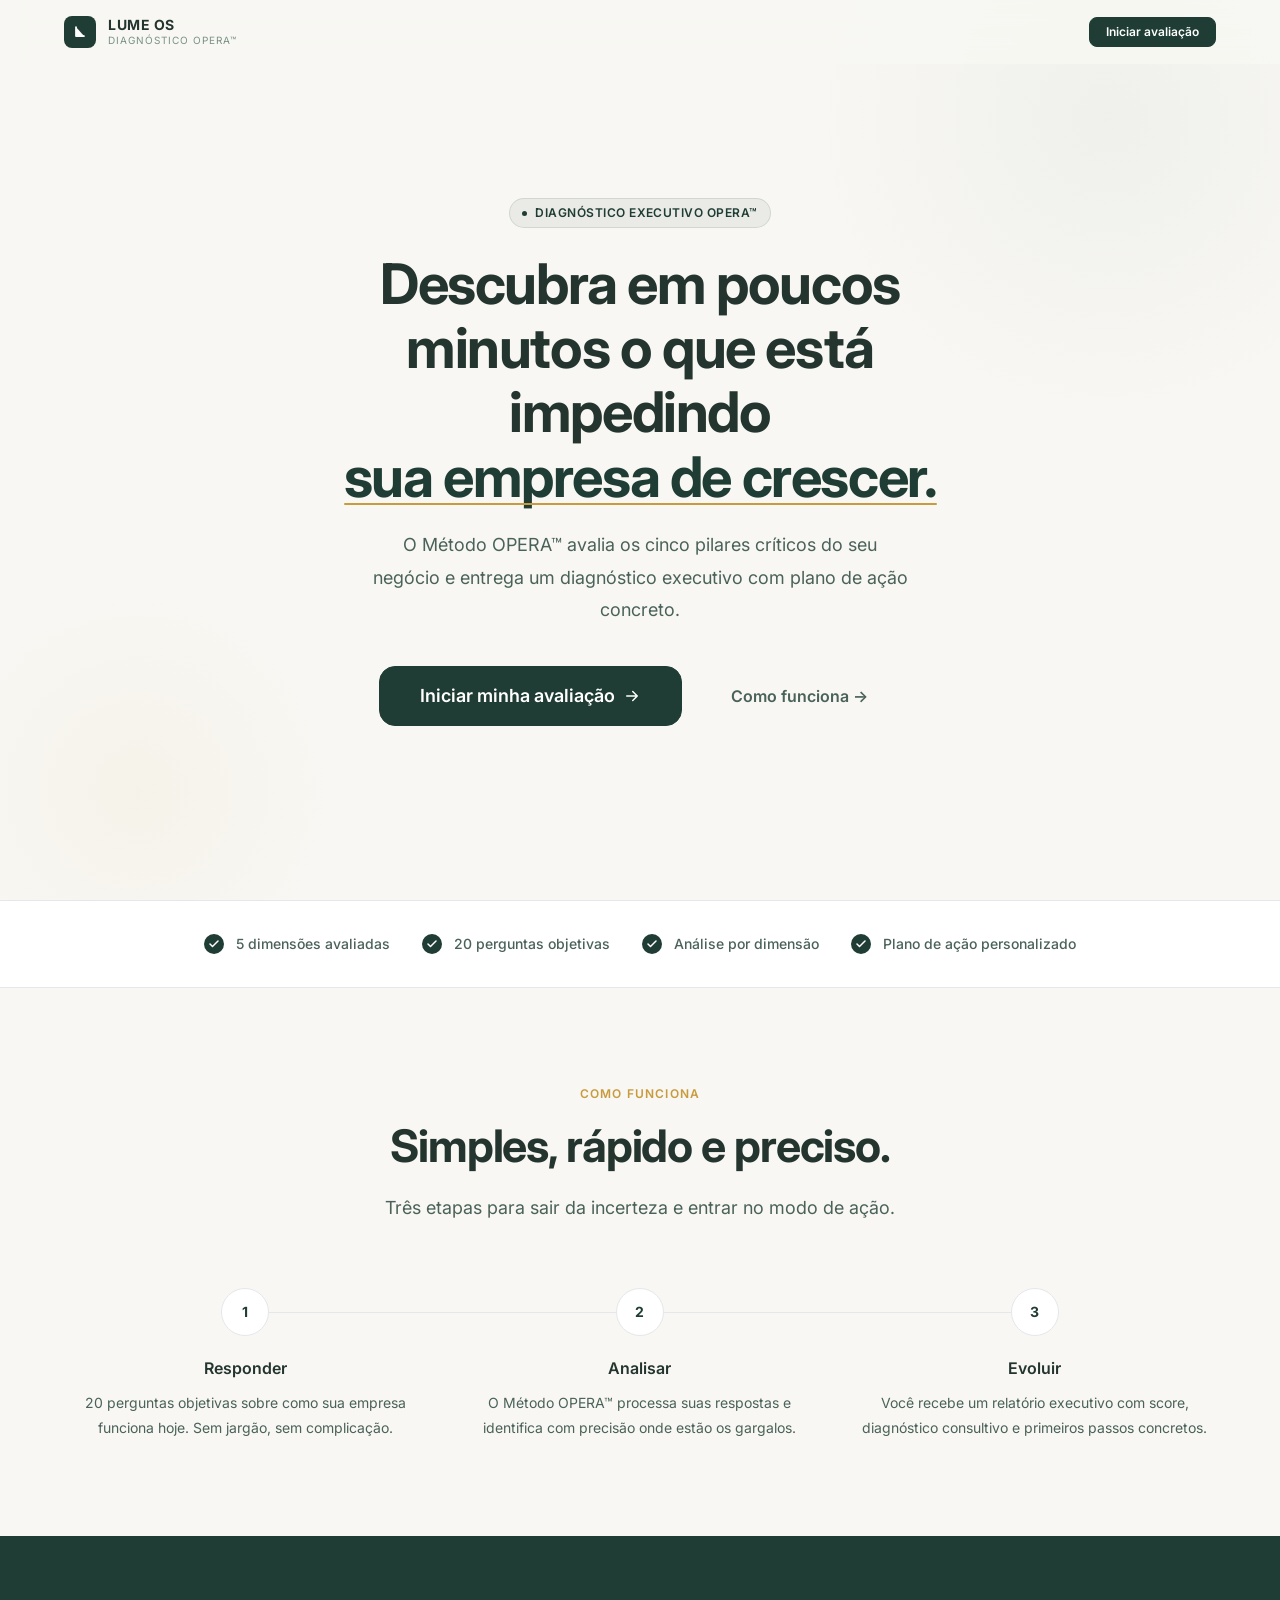
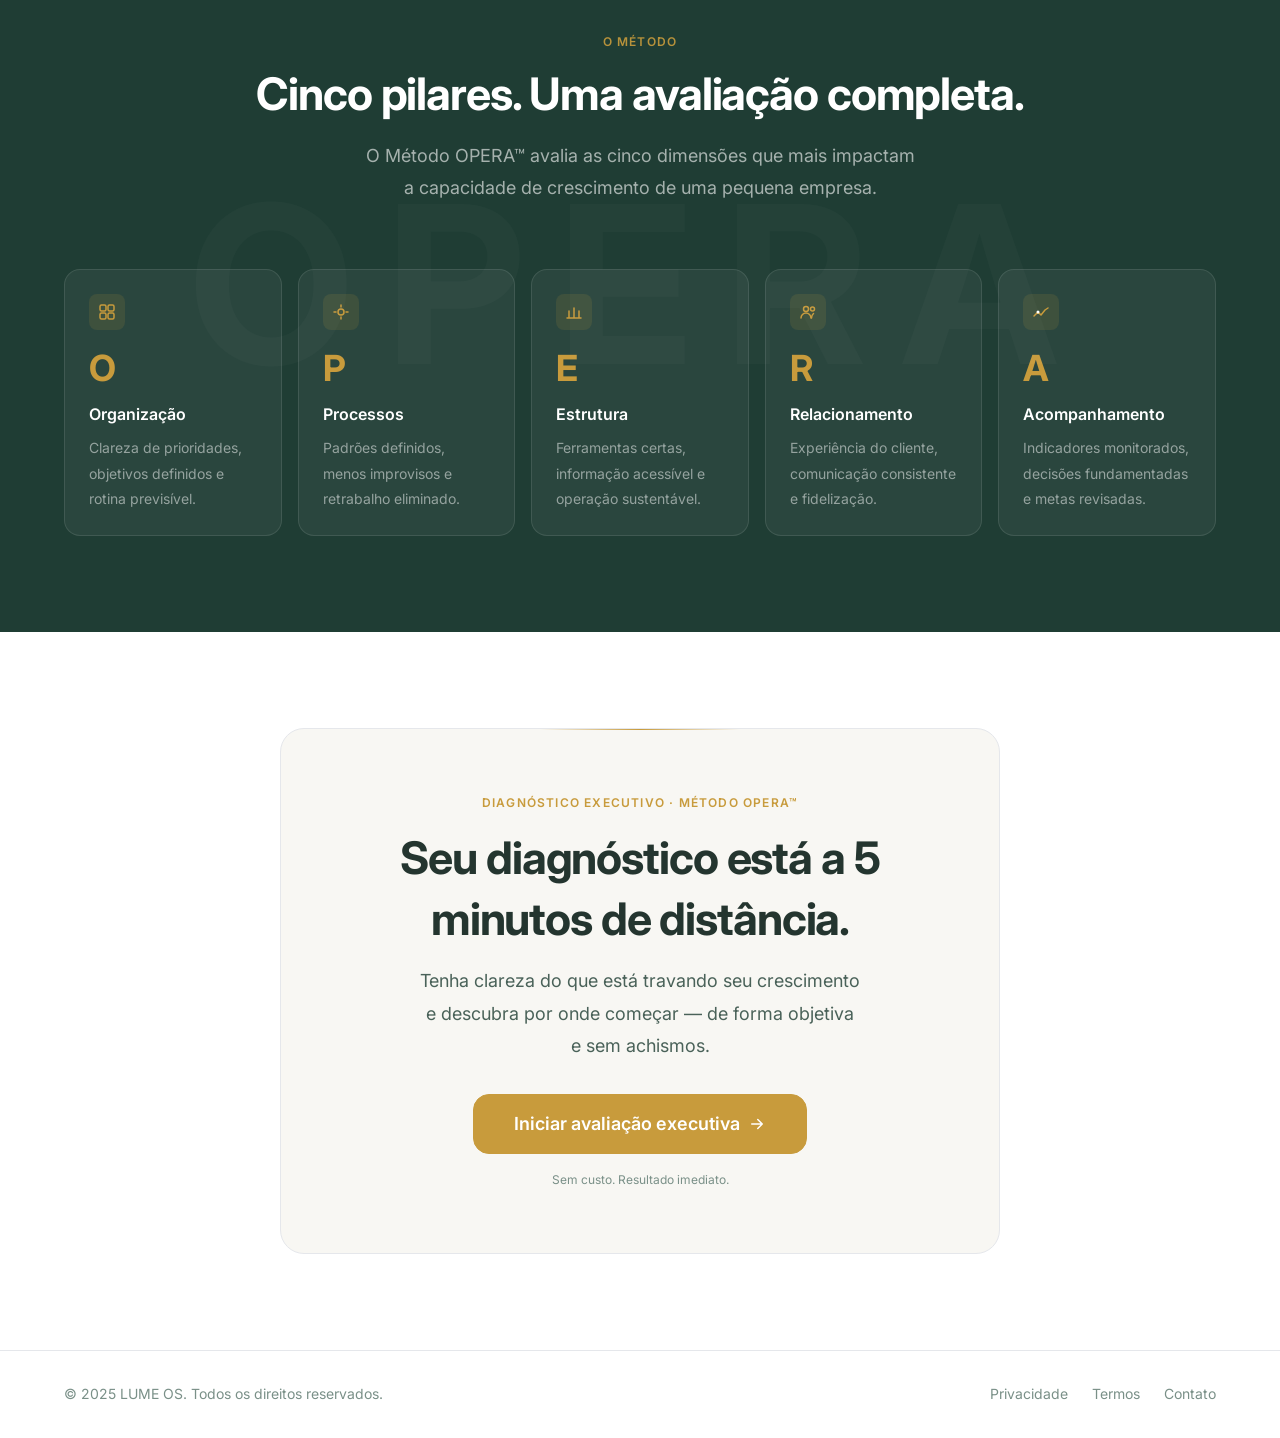
<file: index.html>
<!DOCTYPE html>
<html lang="pt-BR">
<head>
  <meta charset="UTF-8">
  <meta name="viewport" content="width=device-width, initial-scale=1.0">
  <meta name="description" content="Diagnóstico Executivo OPERA™ — Análise estratégica para pequenas empresas.">
  <meta name="theme-color" content="#1F3D34">
  <title>LUME OS — Diagnóstico OPERA™</title>

  <!-- Fonts -->
  <link rel="preconnect" href="https://fonts.googleapis.com">
  <link rel="preconnect" href="https://fonts.gstatic.com" crossorigin>
  <link href="https://fonts.googleapis.com/css2?family=Inter:wght@400;500;600;700&display=swap" rel="stylesheet">

  <!-- Design System -->
  <!-- Telas -->
  <!-- Responsivo -->
  <style>
/* ============================================================
   LUME OS — Reset
   Modern CSS reset baseado em Josh Comeau
   ============================================================ */

/* Box model */
*,
*::before,
*::after {
  box-sizing: border-box;
}

/* Remove margens padrão */
* {
  margin: 0;
  padding: 0;
}

/* Comportamento de scroll suave e base */
html {
  scroll-behavior: smooth;
  -webkit-text-size-adjust: 100%;
  text-rendering: optimizeLegibility;
  -webkit-font-smoothing: antialiased;
  -moz-osx-font-smoothing: grayscale;
}

/* Body base */
body {
  line-height: 1.6;
  min-height: 100vh;
}

/* Elementos de bloco */
p, h1, h2, h3, h4, h5, h6 {
  overflow-wrap: break-word;
}

/* Media elements */
img,
picture,
video,
canvas,
svg {
  display: block;
  max-width: 100%;
}

/* Herança de fonte em inputs */
input,
button,
textarea,
select {
  font: inherit;
}

/* Remove decoração de listas */
ul,
ol {
  list-style: none;
}

/* Links sem decoração padrão */
a {
  color: inherit;
  text-decoration: none;
}

/* Botões sem estilo padrão */
button {
  background: none;
  border: none;
  cursor: pointer;
}

/* Tabelas */
table {
  border-collapse: collapse;
  border-spacing: 0;
}

/* Fieldset */
fieldset {
  border: none;
}

/* Root stacking context */
#root,
#__next {
  isolation: isolate;
}

/* ============================================================
   LUME OS — Design Tokens
   Diagnóstico OPERA™ v2.0
   ============================================================ */

:root {

  /* ── Color Palette ── */
  --color-primary:        #1F3D34;
  --color-primary-dark:   #173029;
  --color-primary-light:  #2A5247;
  --color-accent:         #C89B3C;
  --color-accent-light:   #D4AF60;
  --color-accent-subtle:  rgba(200, 155, 60, 0.08);

  --color-bg:             #F8F7F3;
  --color-surface:        #FFFFFF;
  --color-surface-raised: #FAFAF8;

  --color-text:           #24352F;
  --color-text-secondary: #4A6259;
  --color-text-muted:     #7A9088;
  --color-text-inverse:   #FFFFFF;

  --color-border:         #E5E7EB;
  --color-border-strong:  #CDD1CE;

  --color-success:        #2E8B57;
  --color-warning:        #C89B3C;
  --color-error:          #C0392B;

  /* ── Typography ── */
  --font-sans:    'Inter', system-ui, -apple-system, sans-serif;
  --font-display: 'Inter', system-ui, sans-serif;
  --font-mono:    'JetBrains Mono', 'Fira Code', monospace;

  --text-xs:    0.75rem;    /* 12px */
  --text-sm:    0.875rem;   /* 14px */
  --text-base:  1rem;       /* 16px */
  --text-md:    1.125rem;   /* 18px */
  --text-lg:    1.25rem;    /* 20px */
  --text-xl:    1.5rem;     /* 24px */
  --text-2xl:   1.875rem;   /* 30px */
  --text-3xl:   2.25rem;    /* 36px */
  --text-4xl:   3rem;       /* 48px */
  --text-5xl:   3.75rem;    /* 60px */

  --weight-regular: 400;
  --weight-medium:  500;
  --weight-semibold: 600;
  --weight-bold:    700;

  --leading-tight:  1.15;
  --leading-snug:   1.35;
  --leading-normal: 1.6;
  --leading-relaxed: 1.8;

  --tracking-tight:  -0.025em;
  --tracking-normal:  0em;
  --tracking-wide:    0.04em;
  --tracking-widest:  0.1em;

  /* ── Spacing ── */
  --space-1:   0.25rem;   /* 4px */
  --space-2:   0.5rem;    /* 8px */
  --space-3:   0.75rem;   /* 12px */
  --space-4:   1rem;      /* 16px */
  --space-5:   1.25rem;   /* 20px */
  --space-6:   1.5rem;    /* 24px */
  --space-8:   2rem;      /* 32px */
  --space-10:  2.5rem;    /* 40px */
  --space-12:  3rem;      /* 48px */
  --space-16:  4rem;      /* 64px */
  --space-20:  5rem;      /* 80px */
  --space-24:  6rem;      /* 96px */
  --space-32:  8rem;      /* 128px */

  /* ── Border Radius ── */
  --radius-sm:   4px;
  --radius-md:   8px;
  --radius-lg:   12px;
  --radius-xl:   16px;
  --radius-2xl:  24px;
  --radius-full: 9999px;

  /* ── Shadows ── */
  --shadow-xs:  0 1px 2px rgba(31, 61, 52, 0.04);
  --shadow-sm:  0 2px 8px rgba(31, 61, 52, 0.06);
  --shadow-md:  0 4px 16px rgba(31, 61, 52, 0.08);
  --shadow-lg:  0 8px 32px rgba(31, 61, 52, 0.1);
  --shadow-xl:  0 16px 48px rgba(31, 61, 52, 0.12);
  --shadow-accent: 0 8px 32px rgba(200, 155, 60, 0.2);

  /* ── Layout ── */
  --container-sm:  640px;
  --container-md:  768px;
  --container-lg:  1024px;
  --container-xl:  1200px;

  --nav-height: 64px;

  /* ── Transitions ── */
  --transition-fast:   150ms cubic-bezier(0.4, 0, 0.2, 1);
  --transition-base:   250ms cubic-bezier(0.4, 0, 0.2, 1);
  --transition-slow:   400ms cubic-bezier(0.4, 0, 0.2, 1);
  --transition-spring: 500ms cubic-bezier(0.34, 1.56, 0.64, 1);

  /* ── Z-index ── */
  --z-below:   -1;
  --z-base:     0;
  --z-above:    1;
  --z-dropdown: 100;
  --z-sticky:   200;
  --z-overlay:  300;
  --z-modal:    400;
  --z-toast:    500;
}

/* ============================================================
   LUME OS — Components
   Sistema de componentes reutilizáveis
   ============================================================ */


/* ── CONTAINER ─────────────────────────────────────────────── */
.container {
  width: 100%;
  max-width: var(--container-xl);
  margin-inline: auto;
  padding-inline: var(--space-6);
}

.container--sm  { max-width: var(--container-sm); }
.container--md  { max-width: var(--container-md); }
.container--lg  { max-width: var(--container-lg); }


/* ── GRID ──────────────────────────────────────────────────── */
.grid {
  display: grid;
  gap: var(--space-6);
}

.grid--2 { grid-template-columns: repeat(2, 1fr); }
.grid--3 { grid-template-columns: repeat(3, 1fr); }
.grid--4 { grid-template-columns: repeat(4, 1fr); }
.grid--5 { grid-template-columns: repeat(5, 1fr); }

.grid--auto-fit-sm { grid-template-columns: repeat(auto-fit, minmax(200px, 1fr)); }
.grid--auto-fit-md { grid-template-columns: repeat(auto-fit, minmax(280px, 1fr)); }


/* ── TYPOGRAPHY ────────────────────────────────────────────── */
.text-xs       { font-size: var(--text-xs); }
.text-sm       { font-size: var(--text-sm); }
.text-base     { font-size: var(--text-base); }
.text-md       { font-size: var(--text-md); }
.text-lg       { font-size: var(--text-lg); }
.text-xl       { font-size: var(--text-xl); }
.text-2xl      { font-size: var(--text-2xl); }
.text-3xl      { font-size: var(--text-3xl); }
.text-4xl      { font-size: var(--text-4xl); }
.text-5xl      { font-size: var(--text-5xl); }

.text-primary   { color: var(--color-text); }
.text-secondary { color: var(--color-text-secondary); }
.text-muted     { color: var(--color-text-muted); }
.text-accent    { color: var(--color-accent); }
.text-inverse   { color: var(--color-text-inverse); }

.font-regular   { font-weight: var(--weight-regular); }
.font-medium    { font-weight: var(--weight-medium); }
.font-semibold  { font-weight: var(--weight-semibold); }
.font-bold      { font-weight: var(--weight-bold); }

.text-center { text-align: center; }
.text-left   { text-align: left; }
.text-right  { text-align: right; }

.leading-tight   { line-height: var(--leading-tight); }
.leading-snug    { line-height: var(--leading-snug); }
.leading-normal  { line-height: var(--leading-normal); }
.leading-relaxed { line-height: var(--leading-relaxed); }

.tracking-tight   { letter-spacing: var(--tracking-tight); }
.tracking-wide    { letter-spacing: var(--tracking-wide); }
.tracking-widest  { letter-spacing: var(--tracking-widest); }


/* ── BADGE ─────────────────────────────────────────────────── */
.badge {
  display: inline-flex;
  align-items: center;
  gap: var(--space-2);
  padding: var(--space-1) var(--space-3);
  border-radius: var(--radius-full);
  font-size: var(--text-xs);
  font-weight: var(--weight-semibold);
  letter-spacing: var(--tracking-wide);
  text-transform: uppercase;
}

.badge--primary {
  background: rgba(31, 61, 52, 0.06);
  color: var(--color-primary);
  border: 1px solid rgba(31, 61, 52, 0.12);
}

.badge--accent {
  background: var(--color-accent-subtle);
  color: var(--color-accent);
  border: 1px solid rgba(200, 155, 60, 0.2);
}

.badge--dot::before {
  content: '';
  width: 5px;
  height: 5px;
  border-radius: var(--radius-full);
  background: currentColor;
  flex-shrink: 0;
}


/* ── BUTTON ─────────────────────────────────────────────────── */
.btn {
  display: inline-flex;
  align-items: center;
  justify-content: center;
  gap: var(--space-2);
  padding: var(--space-3) var(--space-6);
  border-radius: var(--radius-lg);
  font-family: var(--font-sans);
  font-size: var(--text-sm);
  font-weight: var(--weight-semibold);
  line-height: 1;
  letter-spacing: var(--tracking-normal);
  cursor: pointer;
  border: 1.5px solid transparent;
  transition:
    background var(--transition-base),
    color var(--transition-base),
    border-color var(--transition-base),
    box-shadow var(--transition-base),
    transform var(--transition-fast);
  user-select: none;
  white-space: nowrap;
}

.btn:active {
  transform: translateY(1px);
}

/* Sizes */
.btn--sm {
  padding: var(--space-2) var(--space-4);
  font-size: var(--text-xs);
  border-radius: var(--radius-md);
}

.btn--lg {
  padding: var(--space-4) var(--space-8);
  font-size: var(--text-base);
  border-radius: var(--radius-xl);
}

.btn--xl {
  padding: var(--space-5) var(--space-10);
  font-size: var(--text-md);
  border-radius: var(--radius-xl);
}

/* Variants */
.btn--primary {
  background: var(--color-primary);
  color: var(--color-text-inverse);
  border-color: var(--color-primary);
}

.btn--primary:hover {
  background: var(--color-primary-dark);
  border-color: var(--color-primary-dark);
  box-shadow: var(--shadow-lg);
  transform: translateY(-1px);
}

.btn--accent {
  background: var(--color-accent);
  color: var(--color-text-inverse);
  border-color: var(--color-accent);
}

.btn--accent:hover {
  background: var(--color-accent-light);
  box-shadow: var(--shadow-accent);
  transform: translateY(-1px);
}

.btn--outline {
  background: transparent;
  color: var(--color-primary);
  border-color: var(--color-primary);
}

.btn--outline:hover {
  background: rgba(31, 61, 52, 0.04);
}

.btn--ghost {
  background: transparent;
  color: var(--color-text-secondary);
  border-color: transparent;
}

.btn--ghost:hover {
  background: rgba(31, 61, 52, 0.04);
  color: var(--color-text);
}

.btn--full { width: 100%; }

/* Icon in button */
.btn__icon {
  display: inline-flex;
  align-items: center;
  justify-content: center;
  width: 18px;
  height: 18px;
  flex-shrink: 0;
}


/* ── CARD ───────────────────────────────────────────────────── */
.card {
  background: var(--color-surface);
  border: 1px solid var(--color-border);
  border-radius: var(--radius-xl);
  padding: var(--space-6);
  transition: box-shadow var(--transition-base), transform var(--transition-base);
}

.card--hoverable:hover {
  box-shadow: var(--shadow-lg);
  transform: translateY(-2px);
}

.card--elevated {
  box-shadow: var(--shadow-md);
}

.card--filled {
  background: var(--color-surface-raised);
  border-color: transparent;
}


/* ── INPUT ──────────────────────────────────────────────────── */
.input-group {
  display: flex;
  flex-direction: column;
  gap: var(--space-2);
}

.input-label {
  font-size: var(--text-xs);
  font-weight: var(--weight-semibold);
  color: var(--color-text-secondary);
  letter-spacing: var(--tracking-wide);
  text-transform: uppercase;
}

.input {
  width: 100%;
  background: var(--color-surface-raised);
  border: 1.5px solid var(--color-border);
  border-radius: var(--radius-lg);
  padding: var(--space-3) var(--space-4);
  font-family: var(--font-sans);
  font-size: var(--text-base);
  color: var(--color-text);
  outline: none;
  transition:
    border-color var(--transition-fast),
    box-shadow var(--transition-fast),
    background var(--transition-fast);
}

.input:focus {
  border-color: var(--color-primary);
  background: var(--color-surface);
  box-shadow: 0 0 0 3px rgba(31, 61, 52, 0.08);
}

.input::placeholder {
  color: var(--color-text-muted);
}


/* ── PROGRESS BAR ───────────────────────────────────────────── */
.progress {
  width: 100%;
  height: 4px;
  background: var(--color-border);
  border-radius: var(--radius-full);
  overflow: hidden;
}

.progress__bar {
  height: 100%;
  border-radius: var(--radius-full);
  background: var(--color-primary);
  transition: width var(--transition-slow);
}

.progress--accent .progress__bar {
  background: var(--color-accent);
}

.progress--thin {
  height: 2px;
}

.progress--thick {
  height: 6px;
}


/* ── DIVIDER ────────────────────────────────────────────────── */
.divider {
  width: 100%;
  height: 1px;
  background: var(--color-border);
}

.divider--vertical {
  width: 1px;
  height: 100%;
}


/* ── SECTION ────────────────────────────────────────────────── */
.section {
  padding-block: var(--space-24);
}

.section--sm {
  padding-block: var(--space-16);
}

.section--lg {
  padding-block: var(--space-32);
}

.section__header {
  text-align: center;
  margin-bottom: var(--space-16);
}

.section__eyebrow {
  font-size: var(--text-xs);
  font-weight: var(--weight-semibold);
  letter-spacing: var(--tracking-widest);
  text-transform: uppercase;
  color: var(--color-accent);
  margin-bottom: var(--space-3);
  display: block;
}

.section__title {
  font-size: clamp(var(--text-2xl), 3.5vw, var(--text-4xl));
  font-weight: var(--weight-bold);
  letter-spacing: var(--tracking-tight);
  line-height: var(--leading-snug);
  color: var(--color-text);
  margin-bottom: var(--space-4);
}

.section__subtitle {
  font-size: var(--text-md);
  color: var(--color-text-secondary);
  line-height: var(--leading-relaxed);
  max-width: 560px;
  margin-inline: auto;
}


/* ── CHIP / TAG ─────────────────────────────────────────────── */
.chip {
  display: inline-flex;
  align-items: center;
  gap: var(--space-2);
  padding: var(--space-1) var(--space-3);
  background: var(--color-surface-raised);
  border: 1px solid var(--color-border);
  border-radius: var(--radius-full);
  font-size: var(--text-sm);
  color: var(--color-text-secondary);
}

.chip--check::before {
  content: '';
  width: 14px;
  height: 14px;
  background: var(--color-success);
  border-radius: var(--radius-full);
  flex-shrink: 0;
  background-image: url("data:image/svg+xml,%3Csvg width='10' height='8' viewBox='0 0 10 8' fill='none' xmlns='http://www.w3.org/2000/svg'%3E%3Cpath d='M1 4L3.5 6.5L9 1' stroke='white' stroke-width='1.5' stroke-linecap='round' stroke-linejoin='round'/%3E%3C/svg%3E");
  background-repeat: no-repeat;
  background-position: center;
  background-size: 10px;
}


/* ── FLEX UTILITIES ─────────────────────────────────────────── */
.flex        { display: flex; }
.flex-col    { flex-direction: column; }
.items-start { align-items: flex-start; }
.items-center { align-items: center; }
.items-end   { align-items: flex-end; }
.justify-start   { justify-content: flex-start; }
.justify-center  { justify-content: center; }
.justify-between { justify-content: space-between; }
.justify-end     { justify-content: flex-end; }
.flex-wrap   { flex-wrap: wrap; }
.gap-2  { gap: var(--space-2); }
.gap-3  { gap: var(--space-3); }
.gap-4  { gap: var(--space-4); }
.gap-6  { gap: var(--space-6); }
.gap-8  { gap: var(--space-8); }


/* ── SPACING UTILITIES ──────────────────────────────────────── */
.mt-2  { margin-top: var(--space-2); }
.mt-4  { margin-top: var(--space-4); }
.mt-6  { margin-top: var(--space-6); }
.mt-8  { margin-top: var(--space-8); }
.mt-12 { margin-top: var(--space-12); }
.mb-2  { margin-bottom: var(--space-2); }
.mb-4  { margin-bottom: var(--space-4); }
.mb-6  { margin-bottom: var(--space-6); }
.mb-8  { margin-bottom: var(--space-8); }
.mb-12 { margin-bottom: var(--space-12); }

/* ============================================================
   LUME OS — Helpers
   Classes utilitárias com prefixo lume-.
   Evitam repetição de CSS nos módulos específicos.
   ============================================================ */


/* ── DISPLAY ────────────────────────────────────────────────── */
.lume-hidden         { display: none !important; }
.lume-visible        { display: block !important; }
.lume-flex           { display: flex; }
.lume-flex-col       { display: flex; flex-direction: column; }
.lume-grid           { display: grid; }
.lume-inline         { display: inline; }
.lume-inline-flex    { display: inline-flex; }
.lume-inline-block   { display: inline-block; }


/* ── FLEX ───────────────────────────────────────────────────── */
.lume-items-start    { align-items: flex-start; }
.lume-items-center   { align-items: center; }
.lume-items-end      { align-items: flex-end; }
.lume-items-stretch  { align-items: stretch; }
.lume-justify-start  { justify-content: flex-start; }
.lume-justify-center { justify-content: center; }
.lume-justify-end    { justify-content: flex-end; }
.lume-justify-between{ justify-content: space-between; }
.lume-wrap           { flex-wrap: wrap; }
.lume-shrink-0       { flex-shrink: 0; }
.lume-grow           { flex-grow: 1; }


/* ── SPACING — MARGIN TOP ───────────────────────────────────── */
.mt-xs   { margin-top: var(--space-1); }
.mt-sm   { margin-top: var(--space-3); }
.mt-md   { margin-top: var(--space-6); }
.mt-lg   { margin-top: var(--space-12); }
.mt-xl   { margin-top: var(--space-20); }


/* ── SPACING — MARGIN BOTTOM ────────────────────────────────── */
.mb-xs   { margin-bottom: var(--space-1); }
.mb-sm   { margin-bottom: var(--space-3); }
.mb-md   { margin-bottom: var(--space-6); }
.mb-lg   { margin-bottom: var(--space-12); }
.mb-xl   { margin-bottom: var(--space-20); }


/* ── SPACING — GAP ──────────────────────────────────────────── */
.lume-gap-xs  { gap: var(--space-2); }
.lume-gap-sm  { gap: var(--space-3); }
.lume-gap-md  { gap: var(--space-6); }
.lume-gap-lg  { gap: var(--space-8); }
.lume-gap-xl  { gap: var(--space-12); }


/* ── WIDTH / HEIGHT ─────────────────────────────────────────── */
.w-full   { width: 100%; }
.h-full   { height: 100%; }
.w-auto   { width: auto; }


/* ── TEXT ALIGN ─────────────────────────────────────────────── */
.text-center { text-align: center; }
.text-left   { text-align: left; }
.text-right  { text-align: right; }


/* ── TEXT TRANSFORM ─────────────────────────────────────────── */
.lume-uppercase  { text-transform: uppercase; }
.lume-lowercase  { text-transform: lowercase; }
.lume-capitalize { text-transform: capitalize; }


/* ── BORDER RADIUS ──────────────────────────────────────────── */
.lume-rounded-sm   { border-radius: var(--radius-sm); }
.lume-rounded-md   { border-radius: var(--radius-md); }
.lume-rounded-lg   { border-radius: var(--radius-lg); }
.lume-rounded-xl   { border-radius: var(--radius-xl); }
.lume-rounded-full { border-radius: var(--radius-full); }


/* ── OVERFLOW ───────────────────────────────────────────────── */
.lume-overflow-hidden { overflow: hidden; }
.lume-overflow-auto   { overflow: auto; }


/* ── POSITION ───────────────────────────────────────────────── */
.lume-relative { position: relative; }
.lume-absolute { position: absolute; }
.lume-fixed    { position: fixed; }
.lume-sticky   { position: sticky; }


/* ── CURSOR ─────────────────────────────────────────────────── */
.lume-pointer  { cursor: pointer; }
.lume-default  { cursor: default; }


/* ── DIVIDER ────────────────────────────────────────────────── */
.lume-divider {
  width: 100%;
  height: 1px;
  background: var(--color-border);
  margin-block: var(--space-6);
}


/* ── SCREEN READER ONLY ─────────────────────────────────────── */
.lume-sr-only {
  position: absolute;
  width: 1px;
  height: 1px;
  padding: 0;
  margin: -1px;
  overflow: hidden;
  clip: rect(0, 0, 0, 0);
  white-space: nowrap;
  border-width: 0;
}


/* ── MAX WIDTH ──────────────────────────────────────────────── */
.lume-max-sm  { max-width: var(--container-sm); margin-inline: auto; }
.lume-max-md  { max-width: var(--container-md); margin-inline: auto; }
.lume-max-lg  { max-width: var(--container-lg); margin-inline: auto; }


/* ── SURFACE ────────────────────────────────────────────────── */
.lume-surface {
  background: var(--color-surface);
  border: 1px solid var(--color-border);
  border-radius: var(--radius-xl);
}

/* ============================================================
   LUME OS — Style
   Estilos globais: body, nav, wizard container, footer.
   Estilos de tela ficam em seus próprios arquivos CSS.
   ============================================================ */

/* ── BASE ───────────────────────────────────────────────────── */
body {
  font-family: var(--font-sans);
  font-size: var(--text-base);
  color: var(--color-text);
  background: var(--color-bg);
  line-height: var(--leading-normal);
}

/* ── NAVEGAÇÃO ──────────────────────────────────────────────── */
.lume-nav {
  position: fixed;
  top: 0; left: 0; right: 0;
  z-index: var(--z-sticky);
  height: var(--nav-height);
  background: rgba(248, 247, 243, 0.88);
  border-bottom: 1px solid transparent;
  backdrop-filter: blur(12px);
  -webkit-backdrop-filter: blur(12px);
  transition:
    border-color var(--transition-base),
    box-shadow var(--transition-base);
}

.lume-nav.is-scrolled {
  border-bottom-color: var(--color-border);
  box-shadow: var(--shadow-sm);
}

.lume-nav__inner {
  display: flex;
  align-items: center;
  justify-content: space-between;
  height: 100%;
  max-width: var(--container-xl);
  margin-inline: auto;
  padding-inline: var(--space-6);
}

/* Logo */
.lume-nav__logo {
  display: flex;
  align-items: center;
  gap: var(--space-3);
  text-decoration: none;
}

.lume-nav__logo-mark {
  width: 32px; height: 32px;
  background: var(--color-primary);
  border-radius: var(--radius-md);
  display: flex; align-items: center; justify-content: center;
  flex-shrink: 0;
}

.lume-nav__logo-mark svg {
  width: 16px; height: 16px;
  fill: var(--color-text-inverse);
}

.lume-nav__logo-text { line-height: 1.2; }

.lume-nav__logo-name {
  font-size: var(--text-sm);
  font-weight: var(--weight-bold);
  color: var(--color-text);
  letter-spacing: var(--tracking-wide);
  display: block;
}

.lume-nav__logo-sub {
  font-size: 10px;
  color: var(--color-text-muted);
  letter-spacing: var(--tracking-widest);
  text-transform: uppercase;
  display: block;
}

/* Nav em modo app (dentro do wizard) */
.lume-nav--app .lume-nav__logo-name { color: var(--color-primary); }

/* ── LUME CONTAINER ─────────────────────────────────────────── */
.lume-container {
  width: 100%;
  max-width: var(--container-xl);
  margin-inline: auto;
  padding-inline: var(--space-6);
}

.lume-container--sm { max-width: var(--container-sm); }
.lume-container--md { max-width: var(--container-md); }
.lume-container--lg { max-width: var(--container-lg); }

/* ── LUME SECTION ───────────────────────────────────────────── */
.lume-section {
  padding-block: var(--space-24);
}

.lume-section--sm { padding-block: var(--space-16); }
.lume-section--lg { padding-block: var(--space-32); }

.lume-section__header {
  text-align: center;
  margin-bottom: var(--space-16);
}

.lume-section__eyebrow {
  display: block;
  font-size: var(--text-xs);
  font-weight: var(--weight-semibold);
  letter-spacing: var(--tracking-widest);
  text-transform: uppercase;
  color: var(--color-accent);
  margin-bottom: var(--space-3);
}

.lume-section__title {
  font-size: clamp(var(--text-2xl), 3.5vw, var(--text-4xl));
  font-weight: var(--weight-bold);
  letter-spacing: var(--tracking-tight);
  line-height: var(--leading-snug);
  color: var(--color-text);
  margin-bottom: var(--space-4);
}

.lume-section__subtitle {
  font-size: var(--text-md);
  color: var(--color-text-secondary);
  line-height: var(--leading-relaxed);
  max-width: 560px;
  margin-inline: auto;
}

/* ── LUME BADGE ─────────────────────────────────────────────── */
.lume-badge {
  display: inline-flex;
  align-items: center;
  gap: var(--space-2);
  padding: var(--space-1) var(--space-3);
  border-radius: var(--radius-full);
  font-size: var(--text-xs);
  font-weight: var(--weight-semibold);
  letter-spacing: var(--tracking-wide);
  text-transform: uppercase;
}

.lume-badge--primary {
  background: rgba(31, 61, 52, 0.06);
  color: var(--color-primary);
  border: 1px solid rgba(31, 61, 52, 0.12);
}

.lume-badge--accent {
  background: rgba(200, 155, 60, 0.08);
  color: var(--color-accent);
  border: 1px solid rgba(200, 155, 60, 0.2);
}

.lume-badge--dot::before {
  content: '';
  width: 5px; height: 5px;
  border-radius: var(--radius-full);
  background: currentColor;
  flex-shrink: 0;
}

/* ── LUME BUTTON ────────────────────────────────────────────── */
.lume-btn {
  display: inline-flex;
  align-items: center;
  justify-content: center;
  gap: var(--space-2);
  padding: var(--space-3) var(--space-6);
  border-radius: var(--radius-lg);
  font-family: var(--font-sans);
  font-size: var(--text-sm);
  font-weight: var(--weight-semibold);
  line-height: 1;
  cursor: pointer;
  border: 1.5px solid transparent;
  transition:
    background var(--transition-base),
    color var(--transition-base),
    border-color var(--transition-base),
    box-shadow var(--transition-base),
    transform var(--transition-fast);
  user-select: none;
  white-space: nowrap;
  text-decoration: none;
}

.lume-btn:active { transform: translateY(1px); }

.lume-btn--sm  { padding: var(--space-2) var(--space-4); font-size: var(--text-xs); border-radius: var(--radius-md); }
.lume-btn--lg  { padding: var(--space-4) var(--space-8); font-size: var(--text-base); border-radius: var(--radius-xl); }
.lume-btn--xl  { padding: var(--space-5) var(--space-10); font-size: var(--text-md); border-radius: var(--radius-xl); }
.lume-btn--full { width: 100%; }

.lume-btn--primary {
  background: var(--color-primary);
  color: var(--color-text-inverse);
  border-color: var(--color-primary);
}
.lume-btn--primary:hover {
  background: var(--color-primary-dark);
  border-color: var(--color-primary-dark);
  box-shadow: var(--shadow-lg);
  transform: translateY(-1px);
}

.lume-btn--accent {
  background: var(--color-accent);
  color: var(--color-text-inverse);
  border-color: var(--color-accent);
}
.lume-btn--accent:hover {
  background: var(--color-accent-light);
  box-shadow: 0 8px 32px rgba(200, 155, 60, 0.2);
  transform: translateY(-1px);
}

.lume-btn--outline {
  background: transparent;
  color: var(--color-primary);
  border-color: var(--color-border-strong);
}
.lume-btn--outline:hover {
  border-color: var(--color-primary);
  background: rgba(31, 61, 52, 0.04);
}

.lume-btn--ghost {
  background: transparent;
  color: var(--color-text-secondary);
  border-color: transparent;
}
.lume-btn--ghost:hover {
  background: rgba(31, 61, 52, 0.04);
  color: var(--color-text);
}

.lume-btn__icon {
  display: inline-flex;
  align-items: center;
  justify-content: center;
  width: 18px; height: 18px;
  flex-shrink: 0;
}

/* ── LUME CHIP ──────────────────────────────────────────────── */
.lume-chip {
  display: inline-flex;
  align-items: center;
  gap: var(--space-2);
  padding: var(--space-1) var(--space-3);
  background: var(--color-surface);
  border: 1px solid var(--color-border);
  border-radius: var(--radius-full);
  font-size: var(--text-sm);
  color: var(--color-text-secondary);
  font-weight: var(--weight-medium);
}

.lume-chip--check::before {
  content: '';
  width: 14px; height: 14px;
  background: var(--color-success);
  border-radius: var(--radius-full);
  flex-shrink: 0;
  background-image: url("data:image/svg+xml,%3Csvg width='10' height='8' viewBox='0 0 10 8' fill='none' xmlns='http://www.w3.org/2000/svg'%3E%3Cpath d='M1 4L3.5 6.5L9 1' stroke='white' stroke-width='1.5' stroke-linecap='round' stroke-linejoin='round'/%3E%3C/svg%3E");
  background-repeat: no-repeat;
  background-position: center;
  background-size: 10px;
}

/* ── REVEAL ON SCROLL ───────────────────────────────────────── */
.lume-reveal {
  opacity: 0;
  transform: translateY(24px);
  transition:
    opacity 600ms cubic-bezier(0.22, 1, 0.36, 1),
    transform 600ms cubic-bezier(0.22, 1, 0.36, 1);
}

.lume-reveal.is-visible {
  opacity: 1;
  transform: translateY(0);
}

.lume-reveal-stagger > * {
  opacity: 0;
  transform: translateY(16px);
  transition:
    opacity 500ms cubic-bezier(0.22, 1, 0.36, 1),
    transform 500ms cubic-bezier(0.22, 1, 0.36, 1);
}

.lume-reveal-stagger.is-visible > *:nth-child(1) { opacity:1; transform:none; transition-delay:0ms; }
.lume-reveal-stagger.is-visible > *:nth-child(2) { opacity:1; transform:none; transition-delay:80ms; }
.lume-reveal-stagger.is-visible > *:nth-child(3) { opacity:1; transform:none; transition-delay:160ms; }
.lume-reveal-stagger.is-visible > *:nth-child(4) { opacity:1; transform:none; transition-delay:240ms; }
.lume-reveal-stagger.is-visible > *:nth-child(5) { opacity:1; transform:none; transition-delay:320ms; }

/* ── RODAPÉ ─────────────────────────────────────────────────── */
.lume-footer {
  background: var(--color-surface);
  border-top: 1px solid var(--color-border);
  padding-block: var(--space-8);
}

.lume-footer__inner {
  display: flex;
  align-items: center;
  justify-content: space-between;
  gap: var(--space-4);
}

.lume-footer__copy {
  font-size: var(--text-sm);
  color: var(--color-text-muted);
}

.lume-footer__links {
  display: flex;
  align-items: center;
  gap: var(--space-6);
}

.lume-footer__link {
  font-size: var(--text-sm);
  color: var(--color-text-muted);
  transition: color var(--transition-fast);
}

.lume-footer__link:hover { color: var(--color-text); }

/* ── RESPONSIVE GLOBAL ──────────────────────────────────────── */
@media (max-width: 768px) {
  .lume-container   { padding-inline: var(--space-5); }
  .lume-section     { padding-block: var(--space-16); }
  .lume-section--lg { padding-block: var(--space-20); }
  .lume-footer__inner { flex-direction: column; text-align: center; }
  .lume-footer__links { gap: var(--space-4); }
  .lume-nav__cta .lume-btn-text { display: none; }
}

/* ══════════════════════════════════════════
   RC1 — Acessibilidade, Focus, Skip Nav, Estados
══════════════════════════════════════════ */

/* Skip navigation */
.lume-skip-nav {
  position: absolute;
  top: -100%;
  left: var(--space-4);
  background: var(--color-primary);
  color: white;
  padding: var(--space-2) var(--space-4);
  border-radius: 0 0 var(--radius-md) var(--radius-md);
  font-size: var(--text-sm);
  font-weight: var(--weight-semibold);
  text-decoration: none;
  z-index: calc(var(--z-sticky) + 10);
  transition: top var(--transition-fast);
}
.lume-skip-nav:focus {
  top: 0;
  outline: 2px solid white;
  outline-offset: 2px;
}

/* Focus visível global — teclado e assistive tech */
*:focus { outline: none; }

*:focus-visible {
  outline: 2px solid var(--color-primary);
  outline-offset: 3px;
  border-radius: var(--radius-sm);
}

/* Botões */
.lume-btn:focus-visible {
  outline: 2px solid var(--color-primary);
  outline-offset: 3px;
  box-shadow: 0 0 0 4px rgba(31,61,52,0.15);
}

.lume-btn--primary:focus-visible {
  outline-color: var(--color-primary-dark);
}

.lume-btn--accent:focus-visible {
  outline-color: var(--color-accent);
}

.lume-btn--white:focus-visible {
  outline-color: white;
  box-shadow: 0 0 0 4px rgba(255,255,255,0.3);
}

/* Disabled state global */
.lume-btn:disabled,
.lume-btn[disabled] {
  opacity: 0.42;
  cursor: not-allowed;
  pointer-events: none;
  transform: none;
  box-shadow: none;
}

/* Nav CTA oculto durante a avaliação */
.lume-nav--app .lume-nav__cta {
  opacity: 0;
  pointer-events: none;
  transition: opacity var(--transition-base);
}

/* Inputs */
.lume-form__input:focus-visible,
.lume-form__select:focus-visible {
  outline: 2px solid var(--color-primary);
  outline-offset: 0;
}

/* Back link */
.lume-back-link:focus-visible {
  outline: 2px solid var(--color-primary);
  outline-offset: 3px;
  border-radius: var(--radius-md);
}

/* Screen reader only */
.lume-sr-only {
  position: absolute;
  width: 1px; height: 1px;
  padding: 0; margin: -1px;
  overflow: hidden;
  clip: rect(0,0,0,0);
  white-space: nowrap;
  border-width: 0;
}

/* ============================================================
   LUME OS — Animations
   Animações discretas e profissionais
   ============================================================ */


/* ── KEYFRAMES ──────────────────────────────────────────────── */

@keyframes fadeIn {
  from { opacity: 0; }
  to   { opacity: 1; }
}

@keyframes fadeInUp {
  from {
    opacity: 0;
    transform: translateY(20px);
  }
  to {
    opacity: 1;
    transform: translateY(0);
  }
}

@keyframes fadeInDown {
  from {
    opacity: 0;
    transform: translateY(-12px);
  }
  to {
    opacity: 1;
    transform: translateY(0);
  }
}

@keyframes slideInLeft {
  from {
    opacity: 0;
    transform: translateX(-20px);
  }
  to {
    opacity: 1;
    transform: translateX(0);
  }
}

@keyframes scaleIn {
  from {
    opacity: 0;
    transform: scale(0.96);
  }
  to {
    opacity: 1;
    transform: scale(1);
  }
}

@keyframes shimmer {
  0%   { background-position: -200% 0; }
  100% { background-position:  200% 0; }
}

@keyframes spin {
  to { transform: rotate(360deg); }
}

@keyframes pulse {
  0%, 100% { opacity: 1; }
  50%       { opacity: 0.5; }
}

@keyframes drawLine {
  from { stroke-dashoffset: 1000; }
  to   { stroke-dashoffset: 0; }
}

@keyframes countUp {
  from { opacity: 0; transform: translateY(8px); }
  to   { opacity: 1; transform: translateY(0); }
}

@keyframes markerBounce {
  0%, 100% { transform: translateY(0); }
  50%       { transform: translateY(-4px); }
}

@keyframes glowPulse {
  0%, 100% { box-shadow: 0 0 0 0 rgba(200, 155, 60, 0); }
  50%       { box-shadow: 0 0 0 8px rgba(200, 155, 60, 0.12); }
}


/* ── UTILITY CLASSES ────────────────────────────────────────── */

/* Fade in básico */
.anim-fade-in {
  animation: fadeIn var(--transition-slow) ease both;
}

/* Fade in de baixo para cima */
.anim-fade-in-up {
  animation: fadeInUp 500ms cubic-bezier(0.22, 1, 0.36, 1) both;
}

/* Escala de entrada */
.anim-scale-in {
  animation: scaleIn 300ms cubic-bezier(0.34, 1.56, 0.64, 1) both;
}


/* ── REVEAL ON SCROLL ───────────────────────────────────────── */
/* Os elementos começam invisíveis e animam ao entrar na viewport */

.reveal {
  opacity: 0;
  transform: translateY(24px);
  transition:
    opacity 600ms cubic-bezier(0.22, 1, 0.36, 1),
    transform 600ms cubic-bezier(0.22, 1, 0.36, 1);
}

.reveal.is-visible {
  opacity: 1;
  transform: translateY(0);
}

/* Delay stagger para listas de elementos */
.reveal-stagger > * {
  opacity: 0;
  transform: translateY(16px);
  transition:
    opacity 500ms cubic-bezier(0.22, 1, 0.36, 1),
    transform 500ms cubic-bezier(0.22, 1, 0.36, 1);
}

.reveal-stagger.is-visible > *:nth-child(1) { opacity: 1; transform: translateY(0); transition-delay: 0ms; }
.reveal-stagger.is-visible > *:nth-child(2) { opacity: 1; transform: translateY(0); transition-delay: 80ms; }
.reveal-stagger.is-visible > *:nth-child(3) { opacity: 1; transform: translateY(0); transition-delay: 160ms; }
.reveal-stagger.is-visible > *:nth-child(4) { opacity: 1; transform: translateY(0); transition-delay: 240ms; }
.reveal-stagger.is-visible > *:nth-child(5) { opacity: 1; transform: translateY(0); transition-delay: 320ms; }


/* ── LOADING SPINNER ────────────────────────────────────────── */
.spinner {
  width: 20px;
  height: 20px;
  border: 2px solid var(--color-border);
  border-top-color: var(--color-primary);
  border-radius: 50%;
  animation: spin 700ms linear infinite;
}

.spinner--lg {
  width: 40px;
  height: 40px;
  border-width: 3px;
}

.spinner--accent {
  border-color: var(--color-accent-subtle);
  border-top-color: var(--color-accent);
}


/* ── TRANSITION HELPERS ─────────────────────────────────────── */
.transition-fast { transition: all var(--transition-fast); }
.transition-base { transition: all var(--transition-base); }
.transition-slow { transition: all var(--transition-slow); }


/* ── PAGE TRANSITION ────────────────────────────────────────── */
/* Para transições entre telas do diagnóstico */
.page-enter {
  animation: fadeInUp 400ms cubic-bezier(0.22, 1, 0.36, 1) both;
}

.page-exit {
  animation: fadeIn 200ms ease reverse both;
}

/* ============================================================
   LUME OS — Landing
   Estilos exclusivos da Landing Page.
   Separado de style.css para facilitar manutenção por tela.
   ============================================================ */


/* ── HERO ───────────────────────────────────────────────────── */
.lume-hero {
  min-height: 100vh;
  display: flex;
  align-items: center;
  padding-top: var(--nav-height);
  background: var(--color-bg);
  position: relative;
  overflow: hidden;
}

.lume-hero::before {
  content: '';
  position: absolute;
  top: -20%;
  right: -10%;
  width: 600px;
  height: 600px;
  background: radial-gradient(
    circle at center,
    rgba(31, 61, 52, 0.04) 0%,
    transparent 70%
  );
  pointer-events: none;
}

.lume-hero::after {
  content: '';
  position: absolute;
  bottom: -10%;
  left: -5%;
  width: 400px;
  height: 400px;
  background: radial-gradient(
    circle at center,
    rgba(200, 155, 60, 0.05) 0%,
    transparent 70%
  );
  pointer-events: none;
}

.lume-hero__inner {
  position: relative;
  z-index: var(--z-above);
  width: 100%;
}

.lume-hero__content {
  max-width: 720px;
  margin-inline: auto;
  text-align: center;
}

.lume-hero__eyebrow {
  display: inline-block;
  margin-bottom: var(--space-6);
}

.lume-hero__title {
  font-size: clamp(2.25rem, 5vw, 3.5rem);
  font-weight: var(--weight-bold);
  line-height: var(--leading-tight);
  letter-spacing: var(--tracking-tight);
  color: var(--color-text);
  margin-bottom: var(--space-5);
  max-width: 640px;
  margin-inline: auto;
}

.lume-hero__title-highlight {
  color: var(--color-primary);
  position: relative;
  display: inline-block;
}

.lume-hero__title-highlight::after {
  content: '';
  position: absolute;
  bottom: 4px;
  left: 0;
  right: 0;
  height: 2px;
  background: var(--color-accent);
  border-radius: var(--radius-full);
  animation: scaleIn 800ms cubic-bezier(0.22, 1, 0.36, 1) 600ms both;
  transform-origin: left;
}

.lume-hero__subtitle {
  font-size: var(--text-md);
  color: var(--color-text-secondary);
  line-height: var(--leading-relaxed);
  margin-bottom: var(--space-10);
  max-width: 540px;
  margin-inline: auto;
}

.lume-hero__actions {
  display: flex;
  align-items: center;
  justify-content: center;
  gap: var(--space-4);
  flex-wrap: wrap;
  margin-bottom: var(--space-10);
}

.lume-hero__chips {
  display: flex;
  flex-wrap: wrap;
  gap: var(--space-3);
}


/* ── BENEFITS BAR ───────────────────────────────────────────── */
.lume-benefits {
  background: var(--color-surface);
  border-top: 1px solid var(--color-border);
  border-bottom: 1px solid var(--color-border);
}

.lume-benefits__list {
  display: flex;
  align-items: center;
  justify-content: center;
  flex-wrap: wrap;
  gap: var(--space-8);
  padding-block: var(--space-8);
}

.lume-benefit {
  display: flex;
  align-items: center;
  gap: var(--space-3);
}

.lume-benefit__check {
  width: 20px;
  height: 20px;
  background: var(--color-primary);
  border-radius: var(--radius-full);
  display: flex;
  align-items: center;
  justify-content: center;
  flex-shrink: 0;
}

.lume-benefit__check svg {
  width: 10px;
  height: 10px;
  stroke: var(--color-text-inverse);
  fill: none;
  stroke-width: 2;
  stroke-linecap: round;
  stroke-linejoin: round;
}

.lume-benefit__text {
  font-size: var(--text-sm);
  font-weight: var(--weight-medium);
  color: var(--color-text-secondary);
}


/* ── STEPS — COMO FUNCIONA ──────────────────────────────────── */
.lume-steps {
  display: grid;
  grid-template-columns: repeat(3, 1fr);
  gap: var(--space-8);
  position: relative;
}

.lume-steps::before {
  content: '';
  position: absolute;
  top: 24px;
  left: calc(100% / 6);
  right: calc(100% / 6);
  height: 1px;
  background: var(--color-border);
  z-index: 0;
}

.lume-step {
  position: relative;
  z-index: var(--z-above);
  text-align: center;
}

.lume-step__number {
  width: 48px;
  height: 48px;
  border-radius: var(--radius-full);
  background: var(--color-surface);
  border: 1.5px solid var(--color-border);
  display: flex;
  align-items: center;
  justify-content: center;
  margin-inline: auto;
  margin-bottom: var(--space-5);
  font-size: var(--text-sm);
  font-weight: var(--weight-bold);
  color: var(--color-primary);
  transition: all var(--transition-base);
}

.lume-step:hover .lume-step__number {
  background: var(--color-primary);
  color: var(--color-text-inverse);
  border-color: var(--color-primary);
  box-shadow: var(--shadow-md);
}

.lume-step__title {
  font-size: var(--text-base);
  font-weight: var(--weight-semibold);
  color: var(--color-text);
  margin-bottom: var(--space-2);
}

.lume-step__desc {
  font-size: var(--text-sm);
  color: var(--color-text-secondary);
  line-height: var(--leading-relaxed);
}


/* ── OPERA ──────────────────────────────────────────────────── */
.lume-opera {
  background: var(--color-primary);
  color: var(--color-text-inverse);
  position: relative;
  overflow: hidden;
}

.lume-opera::before {
  content: 'OPERA';
  position: absolute;
  top: 50%;
  left: 50%;
  transform: translate(-50%, -50%);
  font-size: clamp(120px, 20vw, 220px);
  font-weight: var(--weight-bold);
  color: rgba(255, 255, 255, 0.025);
  letter-spacing: 0.15em;
  pointer-events: none;
  white-space: nowrap;
  user-select: none;
}

.lume-opera .lume-section__eyebrow {
  color: rgba(200, 155, 60, 0.9);
}

.lume-opera .lume-section__title {
  color: var(--color-text-inverse);
}

.lume-opera .lume-section__subtitle {
  color: rgba(255, 255, 255, 0.6);
}

.lume-opera__cards {
  display: grid;
  grid-template-columns: repeat(5, 1fr);
  gap: var(--space-4);
}

.lume-opera-card {
  background: rgba(255, 255, 255, 0.05);
  border: 1px solid rgba(255, 255, 255, 0.1);
  border-radius: var(--radius-xl);
  padding: var(--space-6);
  transition: all var(--transition-base);
}

.lume-opera-card:hover {
  background: rgba(255, 255, 255, 0.09);
  border-color: rgba(200, 155, 60, 0.4);
  transform: translateY(-4px);
  box-shadow: 0 16px 40px rgba(0, 0, 0, 0.2);
}

.lume-opera-card__icon {
  width: 36px;
  height: 36px;
  background: rgba(200, 155, 60, 0.12);
  border-radius: var(--radius-md);
  display: flex;
  align-items: center;
  justify-content: center;
  margin-bottom: var(--space-5);
}

.lume-opera-card__icon svg {
  width: 18px;
  height: 18px;
  stroke: var(--color-accent);
  fill: none;
  stroke-width: 1.5;
  stroke-linecap: round;
  stroke-linejoin: round;
}

.lume-opera-card__letter {
  font-size: var(--text-3xl);
  font-weight: var(--weight-bold);
  color: var(--color-accent);
  line-height: 1;
  margin-bottom: var(--space-4);
  letter-spacing: var(--tracking-tight);
}

.lume-opera-card__name {
  font-size: var(--text-base);
  font-weight: var(--weight-semibold);
  color: var(--color-text-inverse);
  margin-bottom: var(--space-2);
}

.lume-opera-card__desc {
  font-size: var(--text-sm);
  color: rgba(255, 255, 255, 0.5);
  line-height: var(--leading-relaxed);
}


/* ── CTA FINAL ──────────────────────────────────────────────── */
.lume-cta-final {
  background: var(--color-surface);
  text-align: center;
}

.lume-cta-final__card {
  background: var(--color-bg);
  border: 1px solid var(--color-border);
  border-radius: var(--radius-2xl);
  padding: var(--space-16) var(--space-12);
  position: relative;
  overflow: hidden;
}

.lume-cta-final__card::before {
  content: '';
  position: absolute;
  top: 0;
  left: 50%;
  transform: translateX(-50%);
  width: 200px;
  height: 1px;
  background: linear-gradient(90deg, transparent, var(--color-accent), transparent);
}

.lume-cta-final__kicker {
  display: block;
  font-size: var(--text-xs);
  font-weight: var(--weight-semibold);
  letter-spacing: var(--tracking-widest);
  text-transform: uppercase;
  color: var(--color-accent);
  margin-bottom: var(--space-4);
}

.lume-cta-final__title {
  font-size: clamp(var(--text-2xl), 3.5vw, var(--text-4xl));
  font-weight: var(--weight-bold);
  letter-spacing: var(--tracking-tight);
  line-height: var(--leading-snug);
  color: var(--color-text);
  margin-bottom: var(--space-4);
  max-width: 540px;
  margin-inline: auto;
}

.lume-cta-final__desc {
  font-size: var(--text-md);
  color: var(--color-text-secondary);
  line-height: var(--leading-relaxed);
  max-width: 440px;
  margin-inline: auto;
  margin-bottom: var(--space-8);
}

.lume-cta-final__disclaimer {
  margin-top: var(--space-4);
  font-size: var(--text-xs);
  color: var(--color-text-muted);
}


/* ── RESPONSIVE LANDING ─────────────────────────────────────── */
@media (max-width: 1024px) {
  .lume-opera__cards { grid-template-columns: repeat(3, 1fr); }
}

@media (max-width: 768px) {
  .lume-hero {
    min-height: auto;
    padding-block: calc(var(--nav-height) + var(--space-16)) var(--space-16);
  }
  .lume-hero__title    { font-size: var(--text-3xl); }
  .lume-hero__actions  { flex-direction: column; align-items: center; }
  .lume-steps          { grid-template-columns: 1fr; }
  .lume-steps::before  { display: none; }
  .lume-opera__cards   { grid-template-columns: repeat(2, 1fr); }
  .lume-benefits__list { gap: var(--space-4) var(--space-6); justify-content: flex-start; }
  .lume-cta-final__card { padding: var(--space-12) var(--space-8); }
}

@media (max-width: 640px) {
  .lume-hero__title   { font-size: var(--text-2xl); }
  .lume-opera__cards  { grid-template-columns: 1fr; }
  .lume-cta-final__card { padding: var(--space-10) var(--space-5); }
}

/* ═══ RC1 — Landing refinements ═══ */

/* Hero chips — espaçamento mobile */
@media (max-width: 480px) {
  .lume-hero__chips { gap: var(--space-2); }
  .lume-chip { font-size: 12px; padding: 4px 10px; }
  .lume-hero__title { font-size: 1.75rem; }
  .lume-hero__subtitle { font-size: var(--text-base); }
}

/* Steps — hover mais suave */
.lume-step__number {
  cursor: default;
}

/* Opera card — borda-left accent sutil no hover */
.lume-opera-card:hover {
  border-left-width: 2px;
  border-left-color: var(--color-accent);
}

/* CTA final — botão full-width no mobile */
@media (max-width: 480px) {
  .lume-cta-final__card .lume-btn--xl { width: 100%; }
  .lume-cta-final__card { padding: var(--space-8) var(--space-5); }
}

/* Benefits — centralizado em todos os tamanhos */
.lume-benefits__list {
  justify-content: center;
}

/* ============================================================
   LUME OS — Identification
   Estilos exclusivos da Tela de Identificação.
   ============================================================ */


/* ── WIZARD BASE ────────────────────────────────────────────── */
.lume-wizard {
  min-height: 100vh;
}

.lume-wizard__step {
  display: none;
}

.lume-wizard__step.is-active {
  display: block;
}

.lume-wizard__step.is-animating {
  opacity: 0;
  transform: translateY(8px);
  transition:
    opacity var(--transition-base),
    transform var(--transition-base);
}


/* ── STEP INDICATOR ─────────────────────────────────────────── */
.lume-step-indicator {
  display: flex;
  align-items: center;
  gap: var(--space-2);
  margin-bottom: var(--space-10);
}

.lume-step-indicator__item {
  display: flex;
  align-items: center;
  gap: var(--space-2);
  font-size: var(--text-xs);
  color: var(--color-text-muted);
  font-weight: var(--weight-medium);
}

.lume-step-indicator__item.is-active {
  color: var(--color-primary);
}

.lume-step-indicator__item.is-done {
  color: var(--color-text-muted);
}

.lume-step-indicator__dot {
  width: 28px;
  height: 28px;
  border-radius: var(--radius-full);
  border: 1.5px solid var(--color-border);
  background: var(--color-surface);
  display: flex;
  align-items: center;
  justify-content: center;
  font-size: 11px;
  font-weight: var(--weight-bold);
  color: var(--color-text-muted);
  flex-shrink: 0;
  transition: all var(--transition-base);
}

.lume-step-indicator__item.is-active .lume-step-indicator__dot {
  background: var(--color-primary);
  border-color: var(--color-primary);
  color: var(--color-text-inverse);
}

.lume-step-indicator__item.is-done .lume-step-indicator__dot {
  background: var(--color-surface);
  border-color: var(--color-border);
  color: var(--color-text-muted);
}

.lume-step-indicator__line {
  flex: 1;
  height: 1px;
  background: var(--color-border);
  max-width: 48px;
}


/* ── IDENTIFICATION LAYOUT ──────────────────────────────────── */
.lume-identification {
  min-height: 100vh;
  background: var(--color-bg);
  padding-top: var(--nav-height);
  display: flex;
  align-items: center;
  padding-bottom: var(--space-16);
}

.lume-identification__inner {
  width: 100%;
  padding-block: var(--space-16);
}

.lume-identification__header {
  margin-bottom: var(--space-12);
  text-align: center;
}

.lume-identification__eyebrow {
  display: block;
  font-size: var(--text-xs);
  font-weight: var(--weight-semibold);
  letter-spacing: var(--tracking-widest);
  text-transform: uppercase;
  color: var(--color-accent);
  margin-bottom: var(--space-3);
}

.lume-identification__title {
  font-size: clamp(var(--text-2xl), 3.5vw, var(--text-3xl));
  font-weight: var(--weight-bold);
  letter-spacing: var(--tracking-tight);
  line-height: var(--leading-snug);
  color: var(--color-text);
  margin-bottom: var(--space-3);
  max-width: 480px;
  margin-inline: auto;
}

.lume-identification__subtitle {
  font-size: var(--text-base);
  color: var(--color-text-secondary);
  line-height: var(--leading-relaxed);
  max-width: 440px;
  margin-inline: auto;
}


/* ── FORM ───────────────────────────────────────────────────── */
.lume-form {
  background: var(--color-surface);
  border: 1px solid var(--color-border);
  border-radius: var(--radius-2xl);
  padding: var(--space-10);
  box-shadow: var(--shadow-sm);
}

.lume-form__grid {
  display: grid;
  grid-template-columns: 1fr 1fr;
  gap: var(--space-5);
}

.lume-form__group {
  display: flex;
  flex-direction: column;
  gap: var(--space-2);
}

.lume-form__group--full {
  grid-column: 1 / -1;
}

.lume-form__label {
  font-size: var(--text-xs);
  font-weight: var(--weight-semibold);
  color: var(--color-text-secondary);
  letter-spacing: var(--tracking-wide);
  text-transform: uppercase;
}

.lume-form__label--required::after {
  content: ' *';
  color: var(--color-accent);
}

.lume-form__input,
.lume-form__select {
  width: 100%;
  background: var(--color-bg);
  border: 1.5px solid var(--color-border);
  border-radius: var(--radius-lg);
  padding: var(--space-3) var(--space-4);
  font-family: var(--font-sans);
  font-size: var(--text-base);
  color: var(--color-text);
  outline: none;
  transition:
    border-color var(--transition-fast),
    box-shadow var(--transition-fast),
    background var(--transition-fast);
  -webkit-appearance: none;
  appearance: none;
}

.lume-form__input::placeholder {
  color: var(--color-text-muted);
}

.lume-form__input:focus,
.lume-form__select:focus {
  border-color: var(--color-primary);
  background: var(--color-surface);
  box-shadow: 0 0 0 3px rgba(31, 61, 52, 0.08);
}

/* Validação visual */
.lume-form__input.is-error,
.lume-form__select.is-error {
  border-color: var(--color-error);
  box-shadow: 0 0 0 3px rgba(192, 57, 43, 0.08);
}

.lume-form__input.is-valid,
.lume-form__select.is-valid {
  border-color: var(--color-success);
}

.lume-form__error {
  font-size: var(--text-xs);
  color: var(--color-error);
  font-weight: var(--weight-medium);
  display: none;
}

.lume-form__error.is-visible {
  display: block;
}

/* Select customizado */
.lume-form__select-wrapper {
  position: relative;
}

.lume-form__select-wrapper::after {
  content: '';
  position: absolute;
  right: var(--space-4);
  top: 50%;
  transform: translateY(-50%);
  width: 0;
  height: 0;
  border-left: 5px solid transparent;
  border-right: 5px solid transparent;
  border-top: 5px solid var(--color-text-muted);
  pointer-events: none;
}

.lume-form__select {
  cursor: pointer;
  padding-right: var(--space-10);
}

.lume-form__select option {
  background: var(--color-surface);
  color: var(--color-text);
}


/* ── FORM DIVIDER ───────────────────────────────────────────── */
.lume-form__divider {
  grid-column: 1 / -1;
  height: 1px;
  background: var(--color-border);
  margin-block: var(--space-2);
}


/* ── FORM FOOTER ────────────────────────────────────────────── */
.lume-form__footer {
  margin-top: var(--space-8);
  display: flex;
  align-items: center;
  justify-content: space-between;
  gap: var(--space-4);
  flex-wrap: wrap;
}

.lume-form__footer-note {
  font-size: var(--text-xs);
  color: var(--color-text-muted);
  line-height: var(--leading-relaxed);
  max-width: 280px;
}

.lume-form__footer-note strong {
  color: var(--color-text-secondary);
}


/* ── BACK LINK ──────────────────────────────────────────────── */
.lume-back-link {
  display: inline-flex;
  align-items: center;
  gap: var(--space-2);
  font-size: var(--text-sm);
  color: var(--color-text-muted);
  font-weight: var(--weight-medium);
  cursor: pointer;
  transition: color var(--transition-fast);
  background: none;
  border: none;
  padding: 0;
  margin-bottom: var(--space-8);
}

.lume-back-link:hover {
  color: var(--color-text);
}

.lume-back-link svg {
  width: 16px;
  height: 16px;
  stroke: currentColor;
  fill: none;
  stroke-width: 1.5;
  stroke-linecap: round;
  stroke-linejoin: round;
}


/* ── RESPONSIVE ─────────────────────────────────────────────── */
@media (max-width: 640px) {
  .lume-form {
    padding: var(--space-6) var(--space-5);
  }

  .lume-form__grid {
    grid-template-columns: 1fr;
  }

  .lume-form__group--full {
    grid-column: 1;
  }

  .lume-form__footer {
    flex-direction: column;
    align-items: flex-start;
  }

  .lume-step-indicator__item span {
    display: none;
  }
}

/* ═══ RC1 — Form refinements ═══ */

/* Label asterisk mais sutil */
.lume-form__label--required::after {
  content: ' *';
  color: var(--color-accent);
  font-size: 10px;
}

/* Input válido — tick sutil */
.lume-form__input.is-valid,
.lume-form__select.is-valid {
  border-color: var(--color-success);
  background: rgba(46,139,87,0.02);
}

/* Error message — animação de entrada */
.lume-form__error {
  animation: none;
}
.lume-form__error.is-visible {
  animation: fadeInUp 200ms ease both;
}

/* Step indicator — melhor contraste no active */
.lume-step-indicator__item.is-active .lume-step-indicator__dot {
  box-shadow: 0 0 0 3px rgba(31,61,52,0.12);
}

/* Form CTA — full width mobile */
@media (max-width: 480px) {
  .lume-form__footer {
    flex-direction: column;
    align-items: stretch;
  }
  .lume-form__footer .lume-btn {
    width: 100%;
    justify-content: center;
  }
  .lume-form__footer-note {
    max-width: 100%;
    text-align: center;
  }
}

/* ============================================================
   LUME OS — Questionnaire
   UX premium para o Questionário OPERA™
   ============================================================ */

/* ── CONTAINER ──────────────────────────── */
.lume-questionnaire {
  min-height: 100vh;
  background: var(--color-bg);
  padding-top: var(--nav-height);
  display: flex;
  flex-direction: column;
}

.lume-questionnaire__inner {
  flex: 1;
  display: flex;
  flex-direction: column;
  max-width: 640px;
  margin-inline: auto;
  width: 100%;
  padding: var(--space-8) var(--space-6) var(--space-12);
}

/* ── PROGRESS ───────────────────────────── */
.lume-q-progress {
  margin-bottom: var(--space-8);
}

.lume-q-progress__meta {
  display: flex;
  align-items: center;
  justify-content: space-between;
  margin-bottom: var(--space-3);
}

.lume-q-progress__label {
  font-size: var(--text-xs);
  font-weight: var(--weight-semibold);
  color: var(--color-text-muted);
  letter-spacing: var(--tracking-widest);
  text-transform: uppercase;
}

.lume-q-progress__num {
  font-size: var(--text-xs);
  font-weight: var(--weight-bold);
  color: var(--color-primary);
  letter-spacing: var(--tracking-wide);
}

.lume-q-progress__track {
  height: 3px;
  background: var(--color-border);
  border-radius: var(--radius-full);
  overflow: hidden;
  position: relative;
}

.lume-q-progress__fill {
  height: 100%;
  background: var(--color-primary);
  border-radius: var(--radius-full);
  transition: width 500ms cubic-bezier(0.22, 1, 0.36, 1);
  width: 0%;
  position: relative;
}

/* Efeito shimmer no progresso */
.lume-q-progress__fill::after {
  content: '';
  position: absolute;
  inset: 0;
  background: linear-gradient(90deg, transparent, rgba(255,255,255,0.4), transparent);
  animation: shimmer 1.5s ease infinite;
  background-size: 200% 100%;
}

/* ── PILAR TRACKER ──────────────────────── */
.lume-q-pilar-track {
  display: flex;
  align-items: center;
  gap: var(--space-2);
  margin-bottom: var(--space-6);
}

.lume-q-pilar-pip {
  display: flex;
  flex-direction: column;
  align-items: center;
  gap: 4px;
  flex: 1;
  cursor: default;
}

.lume-q-pilar-pip__dot {
  width: 32px;
  height: 32px;
  border-radius: var(--radius-full);
  border: 1.5px solid var(--color-border);
  background: var(--color-surface);
  display: flex;
  align-items: center;
  justify-content: center;
  font-size: 11px;
  font-weight: var(--weight-bold);
  color: var(--color-text-muted);
  transition: all 400ms cubic-bezier(0.22, 1, 0.36, 1);
  position: relative;
}

.lume-q-pilar-pip__label {
  font-size: 10px;
  font-weight: var(--weight-semibold);
  color: var(--color-text-muted);
  letter-spacing: var(--tracking-wide);
  text-transform: uppercase;
  transition: color 300ms;
}

/* Linha entre pips */
.lume-q-pilar-pip + .lume-q-pilar-sep {
  width: 24px;
  height: 1px;
  background: var(--color-border);
  flex-shrink: 0;
  transition: background 400ms;
}

/* Estados */
.lume-q-pilar-pip.is-done .lume-q-pilar-pip__dot {
  background: rgba(31,61,52,0.06);
  border-color: rgba(31,61,52,0.2);
  color: var(--color-primary);
}

.lume-q-pilar-pip.is-done + .lume-q-pilar-sep {
  background: rgba(31,61,52,0.2);
}

.lume-q-pilar-pip.is-active .lume-q-pilar-pip__dot {
  background: var(--color-primary);
  border-color: var(--color-primary);
  color: white;
  box-shadow: 0 0 0 4px rgba(31,61,52,0.1);
}

.lume-q-pilar-pip.is-active .lume-q-pilar-pip__label {
  color: var(--color-primary);
}

/* ── PILAR HEADER ───────────────────────── */
.lume-q-pilar-header {
  display: flex;
  align-items: center;
  gap: var(--space-3);
  padding: var(--space-3) var(--space-4);
  background: rgba(31,61,52,0.04);
  border: 1px solid rgba(31,61,52,0.08);
  border-radius: var(--radius-lg);
  margin-bottom: var(--space-6);
  transition: all 400ms;
}

.lume-q-pilar-header__key {
  width: 28px;
  height: 28px;
  border-radius: var(--radius-md);
  background: var(--color-primary);
  color: white;
  display: flex;
  align-items: center;
  justify-content: center;
  font-size: 12px;
  font-weight: var(--weight-bold);
  letter-spacing: var(--tracking-wide);
  flex-shrink: 0;
}

.lume-q-pilar-header__info {}

.lume-q-pilar-header__name {
  font-size: var(--text-sm);
  font-weight: var(--weight-semibold);
  color: var(--color-text);
  line-height: 1.2;
}

.lume-q-pilar-header__sub {
  font-size: var(--text-xs);
  color: var(--color-text-muted);
  margin-top: 2px;
}

.lume-q-pilar-header__count {
  margin-left: auto;
  font-size: var(--text-xs);
  font-weight: var(--weight-semibold);
  color: var(--color-text-muted);
  background: var(--color-surface);
  border: 1px solid var(--color-border);
  border-radius: var(--radius-full);
  padding: 2px 10px;
}

/* ── QUESTION ───────────────────────────── */
.lume-q-card {
  flex: 1;
  display: flex;
  flex-direction: column;
}

.lume-q-text-wrap {
  flex: 1;
  margin-bottom: var(--space-10);
  min-height: 100px;
}

.lume-q-text {
  font-size: clamp(var(--text-lg), 2.4vw, var(--text-2xl));
  font-weight: var(--weight-semibold);
  color: var(--color-text);
  line-height: var(--leading-snug);
  letter-spacing: var(--tracking-tight);
}

/* Animações de transição de pergunta */
@keyframes slideOutLeft {
  to { opacity: 0; transform: translateX(-24px); }
}
@keyframes slideInRight {
  from { opacity: 0; transform: translateX(24px); }
  to   { opacity: 1; transform: translateX(0); }
}

.lume-q-text.is-exiting {
  animation: slideOutLeft 180ms ease both;
}

.lume-q-text.is-entering {
  animation: slideInRight 280ms cubic-bezier(0.22, 1, 0.36, 1) both;
}

/* ── SCALE ──────────────────────────────── */
.lume-scale-wrap {
  margin-bottom: var(--space-10);
}

.lume-scale-endpoints {
  display: flex;
  justify-content: space-between;
  margin-bottom: var(--space-3);
  padding-inline: 2px;
}

.lume-scale-endpoint {
  font-size: 11px;
  font-weight: var(--weight-semibold);
  color: var(--color-text-muted);
  letter-spacing: var(--tracking-wide);
  text-transform: uppercase;
}

.lume-scale {
  display: grid;
  grid-template-columns: repeat(5, 1fr);
  gap: var(--space-2);
}

.lume-scale-btn {
  aspect-ratio: 1;
  display: flex;
  flex-direction: column;
  align-items: center;
  justify-content: center;
  gap: 6px;
  background: var(--color-surface);
  border: 1.5px solid var(--color-border);
  border-radius: var(--radius-xl);
  cursor: pointer;
  transition:
    background  200ms cubic-bezier(0.22, 1, 0.36, 1),
    border-color 200ms cubic-bezier(0.22, 1, 0.36, 1),
    transform   200ms cubic-bezier(0.22, 1, 0.36, 1),
    box-shadow  200ms cubic-bezier(0.22, 1, 0.36, 1);
  font-family: var(--font-sans);
  user-select: none;
  -webkit-tap-highlight-color: transparent;
  position: relative;
  overflow: hidden;
}

/* Ripple ao clicar */
.lume-scale-btn::after {
  content: '';
  position: absolute;
  inset: 0;
  background: rgba(31,61,52,0.06);
  opacity: 0;
  transition: opacity 150ms;
  border-radius: inherit;
}

.lume-scale-btn:hover {
  border-color: rgba(31,61,52,0.3);
  background: rgba(31,61,52,0.02);
  transform: translateY(-3px);
  box-shadow: var(--shadow-sm);
}

.lume-scale-btn:active {
  transform: translateY(-1px) scale(0.97);
}

.lume-scale-btn:active::after {
  opacity: 1;
}

.lume-scale-btn.is-selected {
  background: var(--color-primary);
  border-color: var(--color-primary);
  transform: translateY(-3px);
  box-shadow: 0 6px 20px rgba(31,61,52,0.25);
}

.lume-scale-btn__num {
  font-size: clamp(20px, 3.5vw, 28px);
  font-weight: var(--weight-bold);
  color: var(--color-text-secondary);
  line-height: 1;
  transition: color 200ms;
}

.lume-scale-btn.is-selected .lume-scale-btn__num {
  color: white;
}

.lume-scale-btn__label {
  font-size: 9px;
  font-weight: var(--weight-semibold);
  color: var(--color-text-muted);
  text-transform: uppercase;
  letter-spacing: 0.06em;
  text-align: center;
  transition: color 200ms;
  line-height: 1.2;
}

.lume-scale-btn.is-selected .lume-scale-btn__label {
  color: rgba(255,255,255,0.65);
}

/* ── NAVEGAÇÃO ──────────────────────────── */
.lume-q-nav {
  display: flex;
  align-items: center;
  justify-content: space-between;
  padding-top: var(--space-6);
  border-top: 1px solid var(--color-border);
}

.lume-q-nav__hint {
  font-size: var(--text-xs);
  color: var(--color-text-muted);
  text-align: center;
  flex: 1;
}

/* ── MILESTONE TOAST ─────────────────────── */
.lume-milestone {
  position: fixed;
  bottom: var(--space-8);
  left: 50%;
  transform: translateX(-50%) translateY(16px);
  background: var(--color-primary);
  color: white;
  border-radius: var(--radius-full);
  padding: var(--space-3) var(--space-6);
  font-size: var(--text-sm);
  font-weight: var(--weight-semibold);
  white-space: nowrap;
  z-index: var(--z-toast);
  opacity: 0;
  transition:
    opacity 250ms cubic-bezier(0.22, 1, 0.36, 1),
    transform 250ms cubic-bezier(0.22, 1, 0.36, 1);
  pointer-events: none;
  box-shadow: 0 8px 24px rgba(31,61,52,0.3);
}

.lume-milestone.is-visible {
  opacity: 1;
  transform: translateX(-50%) translateY(0);
}

/* ── RESPONSIVE ─────────────────────────── */
@media (max-width: 640px) {
  .lume-questionnaire__inner { padding: var(--space-5) var(--space-4) var(--space-10); }
  .lume-q-text { font-size: var(--text-lg); }
  .lume-scale { gap: var(--space-1); }
  .lume-scale-btn { border-radius: var(--radius-lg); }
  .lume-scale-btn__label { display: none; }
  .lume-q-pilar-pip__label { display: none; }
}

@keyframes shimmer {
  0%   { background-position: -200% 0; }
  100% { background-position:  200% 0; }
}

/* ═══ RC1 — Scale button focus + Nav hint refinement ═══ */
.lume-scale-btn:focus-visible {
  outline: 2px solid var(--color-primary);
  outline-offset: 3px;
  z-index: 1;
}

.lume-scale-btn.is-selected:focus-visible {
  outline-color: white;
  box-shadow: 0 0 0 4px rgba(31,61,52,0.3);
}

/* Nav hint — ocultar após seleção */
.lume-q-nav__hint {
  font-size: var(--text-xs);
  color: var(--color-text-muted);
  text-align: center;
  flex: 1;
  letter-spacing: 0.01em;
  line-height: 1.4;
}

/* Pilar header — melhor contraste mobile */
@media (max-width: 480px) {
  .lume-q-pilar-header {
    padding: var(--space-3) var(--space-3);
    gap: var(--space-2);
  }
  .lume-q-pilar-header__key {
    width: 24px; height: 24px;
    font-size: 10px;
  }
  .lume-q-pilar-header__count {
    font-size: 10px;
    padding: 2px 8px;
  }
}

/* Scale button — min-height para toque confortável */
.lume-scale-btn {
  min-height: 72px;
}

@media (max-width: 380px) {
  .lume-scale-btn { min-height: 60px; }
  .lume-scale-btn__num { font-size: var(--text-lg); }
}

/* ============================================================
   LUME OS — Result
   Resultado Executivo OPERA™ — elegante e progressivo
   ============================================================ */

/* ── LOADING / ANÁLISE ──────────────────── */
.lume-loading {
  min-height: 100vh;
  padding-top: var(--nav-height);
  display: flex;
  flex-direction: column;
  align-items: center;
  justify-content: center;
  padding-inline: var(--space-6);
  text-align: center;
}

.lume-loading__logo {
  width: 48px;
  height: 48px;
  background: var(--color-primary);
  border-radius: var(--radius-lg);
  display: flex;
  align-items: center;
  justify-content: center;
  margin: 0 auto var(--space-8);
}

.lume-loading__logo svg {
  width: 22px;
  height: 22px;
}

.lume-loading__title {
  font-size: var(--text-xl);
  font-weight: var(--weight-bold);
  color: var(--color-text);
  letter-spacing: var(--tracking-tight);
  margin-bottom: var(--space-3);
}

.lume-loading__subtitle {
  font-size: var(--text-sm);
  color: var(--color-text-muted);
  margin-bottom: var(--space-10);
}

/* Barra de progresso da análise */
.lume-loading__progress {
  width: 280px;
  max-width: 100%;
  margin: 0 auto var(--space-8);
}

.lume-loading__progress-track {
  height: 3px;
  background: var(--color-border);
  border-radius: var(--radius-full);
  overflow: hidden;
  margin-bottom: var(--space-2);
}

.lume-loading__progress-fill {
  height: 100%;
  background: var(--color-primary);
  border-radius: var(--radius-full);
  width: 0%;
  transition: width 800ms cubic-bezier(0.22, 1, 0.36, 1);
}

.lume-loading__progress-pct {
  font-size: var(--text-xs);
  font-weight: var(--weight-semibold);
  color: var(--color-text-muted);
}

/* Lista de pilares sendo analisados */
.lume-loading__pilares {
  display: flex;
  flex-direction: column;
  gap: var(--space-3);
  width: 280px;
  max-width: 100%;
  text-align: left;
}

.lume-loading__pilar-item {
  display: flex;
  align-items: center;
  gap: var(--space-3);
  opacity: 0;
  transform: translateY(8px);
  transition:
    opacity 300ms cubic-bezier(0.22, 1, 0.36, 1),
    transform 300ms cubic-bezier(0.22, 1, 0.36, 1);
}

.lume-loading__pilar-item.is-visible {
  opacity: 1;
  transform: translateY(0);
}

.lume-loading__pilar-icon {
  width: 28px;
  height: 28px;
  border-radius: var(--radius-md);
  background: var(--color-surface);
  border: 1px solid var(--color-border);
  display: flex;
  align-items: center;
  justify-content: center;
  font-size: 11px;
  font-weight: var(--weight-bold);
  color: var(--color-text-muted);
  flex-shrink: 0;
  transition: all 400ms;
}

.lume-loading__pilar-item.is-done .lume-loading__pilar-icon {
  background: var(--color-primary);
  border-color: var(--color-primary);
  color: white;
}

.lume-loading__pilar-name {
  font-size: var(--text-sm);
  font-weight: var(--weight-medium);
  color: var(--color-text-secondary);
  flex: 1;
}

.lume-loading__pilar-item.is-done .lume-loading__pilar-name {
  color: var(--color-text);
}

.lume-loading__pilar-status {
  font-size: var(--text-xs);
  color: var(--color-text-muted);
  transition: color 300ms;
}

.lume-loading__pilar-item.is-processing .lume-loading__pilar-status {
  color: var(--color-accent);
}

.lume-loading__pilar-item.is-done .lume-loading__pilar-status {
  color: var(--color-primary);
}

/* ── RESULT CONTAINER ───────────────────── */
.lume-result {
  min-height: 100vh;
  background: var(--color-bg);
  padding-top: var(--nav-height);
  padding-bottom: var(--space-24);
}

.lume-result__inner {
  max-width: 920px;
  margin-inline: auto;
  padding-inline: var(--space-6);
  padding-top: var(--space-10);
}

/* ── REVEAL PROGRESSIVO ─────────────────── */
.lume-result-reveal {
  opacity: 0;
  transform: translateY(20px);
  transition:
    opacity 600ms cubic-bezier(0.22, 1, 0.36, 1),
    transform 600ms cubic-bezier(0.22, 1, 0.36, 1);
}

.lume-result-reveal.is-visible {
  opacity: 1;
  transform: translateY(0);
}

/* ── SCORE HERO ─────────────────────────── */
.lume-result-hero {
  background: var(--color-primary);
  border-radius: var(--radius-2xl);
  padding: var(--space-10) var(--space-10);
  position: relative;
  overflow: hidden;
}

.lume-result-hero::before {
  content: '';
  position: absolute;
  top: -80px; right: -80px;
  width: 280px; height: 280px;
  border-radius: 50%;
  background: rgba(255,255,255,0.03);
  pointer-events: none;
}

.lume-result-hero::after {
  content: '';
  position: absolute;
  bottom: -60px; left: -40px;
  width: 200px; height: 200px;
  border-radius: 50%;
  background: rgba(255,255,255,0.02);
  pointer-events: none;
}

.lume-result-hero__inner {
  position: relative;
  z-index: 1;
  display: flex;
  flex-direction: column;
  align-items: center;
  text-align: center;
  gap: var(--space-6);
}

.lume-result-hero__kicker {
  font-size: var(--text-xs);
  font-weight: var(--weight-semibold);
  letter-spacing: var(--tracking-widest);
  text-transform: uppercase;
  color: rgba(255,255,255,0.45);
  display: block;
  margin-bottom: var(--space-3);
}

.lume-result-hero__name {
  font-size: clamp(var(--text-xl), 3vw, var(--text-3xl));
  font-weight: var(--weight-bold);
  letter-spacing: var(--tracking-tight);
  color: white;
  margin-bottom: var(--space-3);
  line-height: 1.2;
}

.lume-result-hero__classification {
  display: inline-flex;
  align-items: center;
  gap: var(--space-2);
  padding: var(--space-2) var(--space-4);
  background: rgba(255,255,255,0.1);
  border: 1px solid rgba(255,255,255,0.15);
  border-radius: var(--radius-full);
  font-size: var(--text-sm);
  font-weight: var(--weight-semibold);
  color: white;
  margin-bottom: var(--space-4);
}

.lume-result-hero__classification-dot {
  width: 7px; height: 7px;
  border-radius: 50%;
  background: var(--color-accent);
  flex-shrink: 0;
}

.lume-result-hero__class-desc {
  font-size: var(--text-sm);
  color: rgba(255,255,255,0.6);
  line-height: var(--leading-relaxed);
  max-width: 400px;
}

/* Score ring */
.lume-score-ring-wrap {
  position: relative;
  width: 140px;
  height: 140px;
  flex-shrink: 0;
}

.lume-score-ring-svg {
  width: 100%;
  height: 100%;
  transform: rotate(-90deg);
}

.lume-score-ring-svg .ring-bg {
  fill: none;
  stroke: rgba(255,255,255,0.1);
  stroke-width: 7;
}

.lume-score-ring-svg .ring-fill {
  fill: none;
  stroke: var(--color-accent);
  stroke-width: 7;
  stroke-linecap: round;
  stroke-dasharray: 339.3;
  stroke-dashoffset: 339.3;
  transition: stroke-dashoffset 1800ms cubic-bezier(0.22, 1, 0.36, 1);
}

.lume-score-ring__center {
  position: absolute;
  inset: 0;
  display: flex;
  flex-direction: column;
  align-items: center;
  justify-content: center;
}

.lume-score-ring__num {
  font-size: 2.5rem;
  font-weight: var(--weight-bold);
  color: white;
  line-height: 1;
  letter-spacing: var(--tracking-tight);
}

.lume-score-ring__label {
  font-size: 11px;
  color: rgba(255,255,255,0.45);
  letter-spacing: var(--tracking-wide);
  text-transform: uppercase;
  margin-top: 2px;
}

/* ── GRID ───────────────────────────────── */
.lume-result-grid {
  display: grid;
  grid-template-columns: 1fr 1fr;
  gap: var(--space-4);
}

.lume-result-card {
  background: var(--color-surface);
  border: 1px solid var(--color-border);
  border-radius: var(--radius-xl);
  padding: var(--space-7) var(--space-8);
}

.lume-result-card--full {
  grid-column: 1 / -1;
}

.lume-result-card__eyebrow {
  display: flex;
  align-items: center;
  justify-content: space-between;
  flex-wrap: wrap;
  gap: var(--space-2);
  margin-bottom: var(--space-6);
}

.lume-result-card__title {
  font-size: var(--text-xs);
  font-weight: var(--weight-bold);
  letter-spacing: var(--tracking-widest);
  text-transform: uppercase;
  color: var(--color-text-muted);
}

/* ── PILAR BARS ─────────────────────────── */
.lume-pilar-bars {
  display: flex;
  flex-direction: column;
  gap: var(--space-5);
}

.lume-pilar-bar__header {
  display: flex;
  align-items: center;
  justify-content: space-between;
  margin-bottom: var(--space-2);
}

.lume-pilar-bar__name {
  font-size: var(--text-sm);
  font-weight: var(--weight-semibold);
  color: var(--color-text);
  display: flex;
  align-items: center;
  gap: var(--space-2);
}

.lume-pilar-bar__key {
  display: inline-flex;
  align-items: center;
  justify-content: center;
  width: 20px;
  height: 20px;
  border-radius: var(--radius-sm);
  background: var(--color-primary);
  color: white;
  font-size: 10px;
  font-weight: var(--weight-bold);
  flex-shrink: 0;
}

.lume-pilar-bar__score {
  font-size: var(--text-sm);
  font-weight: var(--weight-bold);
  color: var(--color-primary);
}

.lume-pilar-bar__track {
  height: 5px;
  background: var(--color-bg);
  border-radius: var(--radius-full);
  overflow: hidden;
}

.lume-pilar-bar__fill {
  height: 100%;
  background: linear-gradient(90deg, var(--color-primary), var(--color-primary-light));
  border-radius: var(--radius-full);
  width: 0%;
  transition: width 1000ms cubic-bezier(0.22, 1, 0.36, 1);
}

/* ── RADAR ──────────────────────────────── */
.lume-radar-wrap {
  display: flex;
  align-items: center;
  justify-content: center;
}

.lume-radar-wrap svg {
  width: 100%;
  max-width: 240px;
}

/* ── DIAGNÓSTICO ────────────────────────── */
.lume-diagnosis {
  font-size: var(--text-base);
  color: var(--color-text-secondary);
  line-height: var(--leading-relaxed);
  max-width: 68ch;
}

.lume-diagnosis strong {
  color: var(--color-text);
  font-weight: var(--weight-semibold);
}

/* ── HIGHLIGHTS ─────────────────────────── */
.lume-highlights {
  display: flex;
  flex-direction: column;
  gap: var(--space-3);
}

.lume-highlight-item {
  display: flex;
  align-items: center;
  gap: var(--space-4);
  padding: var(--space-4);
  background: var(--color-bg);
  border: 1px solid var(--color-border);
  border-radius: var(--radius-lg);
}

.lume-highlight-item__rank {
  width: 28px;
  height: 28px;
  border-radius: var(--radius-md);
  background: var(--color-primary);
  color: white;
  display: flex;
  align-items: center;
  justify-content: center;
  font-size: 12px;
  font-weight: var(--weight-bold);
  flex-shrink: 0;
}

.lume-highlight-item--weak .lume-highlight-item__rank {
  background: rgba(200,155,60,0.1);
  color: var(--color-accent);
  border: 1.5px solid rgba(200,155,60,0.25);
}

.lume-highlight-item__body { flex: 1; }

.lume-highlight-item__name {
  font-size: var(--text-sm);
  font-weight: var(--weight-semibold);
  color: var(--color-text);
  margin-bottom: 2px;
}

.lume-highlight-item__score {
  font-size: var(--text-xs);
  color: var(--color-text-muted);
}

.lume-highlight-item__tag {
  font-size: 10px;
  font-weight: var(--weight-bold);
  letter-spacing: var(--tracking-wide);
  text-transform: uppercase;
  padding: 3px 10px;
  border-radius: var(--radius-full);
  flex-shrink: 0;
}

.lume-highlight-item--strong .lume-highlight-item__tag {
  background: rgba(31,61,52,0.06);
  color: var(--color-primary);
  border: 1px solid rgba(31,61,52,0.12);
}

.lume-highlight-item--weak .lume-highlight-item__tag {
  background: rgba(200,155,60,0.08);
  color: var(--color-accent);
  border: 1px solid rgba(200,155,60,0.2);
}

/* ── PLANO DE AÇÃO ──────────────────────── */
.lume-action-cols {
  display: grid;
  grid-template-columns: repeat(2, 1fr);
  gap: var(--space-5);
}

.lume-action-col {
  background: var(--color-bg);
  border: 1px solid var(--color-border);
  border-radius: var(--radius-lg);
  padding: var(--space-5) var(--space-6);
}

.lume-action-col__header {
  display: flex;
  align-items: center;
  gap: var(--space-2);
  padding-bottom: var(--space-4);
  border-bottom: 1px solid var(--color-border);
  margin-bottom: var(--space-4);
}

.lume-action-col__key {
  width: 24px; height: 24px;
  border-radius: var(--radius-sm);
  background: var(--color-primary);
  color: white;
  display: flex; align-items: center; justify-content: center;
  font-size: 10px;
  font-weight: var(--weight-bold);
  flex-shrink: 0;
}

.lume-action-col__name {
  font-size: var(--text-sm);
  font-weight: var(--weight-semibold);
  color: var(--color-text);
}

.lume-action-col__items {
  list-style: none;
  display: flex;
  flex-direction: column;
  gap: var(--space-3);
}

.lume-action-col__item {
  font-size: var(--text-sm);
  color: var(--color-text-secondary);
  line-height: var(--leading-relaxed);
  padding-left: var(--space-4);
  position: relative;
}

.lume-action-col__item::before {
  content: '';
  position: absolute;
  left: 0; top: 9px;
  width: 5px; height: 5px;
  border-radius: 50%;
  background: var(--color-primary);
  opacity: 0.4;
}

/* ── CTA FINAL ──────────────────────────── */
.lume-result-cta {
  background: var(--color-primary);
  border-radius: var(--radius-2xl);
  padding: var(--space-12);
  text-align: center;
  position: relative;
  overflow: hidden;
}

.lume-result-cta::before {
  content: '';
  position: absolute;
  top: -60px; right: -60px;
  width: 240px; height: 240px;
  border-radius: 50%;
  background: rgba(255,255,255,0.03);
  pointer-events: none;
}

.lume-result-cta__inner {
  position: relative;
  z-index: 1;
}

.lume-result-cta__eyebrow {
  display: block;
  font-size: var(--text-xs);
  font-weight: var(--weight-semibold);
  letter-spacing: var(--tracking-widest);
  text-transform: uppercase;
  color: rgba(255,255,255,0.4);
  margin-bottom: var(--space-4);
}

.lume-result-cta__title {
  font-size: clamp(var(--text-xl), 3vw, var(--text-3xl));
  font-weight: var(--weight-bold);
  letter-spacing: var(--tracking-tight);
  line-height: var(--leading-snug);
  color: white;
  margin-bottom: var(--space-4);
  max-width: 480px;
  margin-inline: auto;
}

.lume-result-cta__desc {
  font-size: var(--text-base);
  color: rgba(255,255,255,0.6);
  line-height: var(--leading-relaxed);
  max-width: 420px;
  margin-inline: auto;
  margin-bottom: var(--space-8);
}

.lume-btn--white {
  background: white;
  color: var(--color-primary);
  border-color: white;
}

.lume-btn--white:hover {
  background: rgba(255,255,255,0.92);
  transform: translateY(-1px);
  box-shadow: 0 8px 28px rgba(0,0,0,0.15);
}

.lume-result-cta__restart {
  display: block;
  margin-top: var(--space-5);
  font-size: var(--text-sm);
  color: rgba(255,255,255,0.35);
  cursor: pointer;
  background: none;
  border: none;
  font-family: var(--font-sans);
  transition: color var(--transition-fast);
}

.lume-result-cta__restart:hover { color: rgba(255,255,255,0.65); }

/* ── RESPONSIVE ─────────────────────────── */
@media (max-width: 768px) {
  .lume-result__inner { padding-inline: var(--space-4); }
  .lume-result-hero { padding: var(--space-7) var(--space-6); }
  .lume-score-ring-wrap { margin-inline: auto; width: 120px; height: 120px; }
  .lume-result-grid { grid-template-columns: 1fr; }
  .lume-result-card { padding: var(--space-5) var(--space-5); }
  .lume-result-card--full { grid-column: 1; }
  .lume-action-cols { grid-template-columns: 1fr; }
  .lume-result-cta { padding: var(--space-8) var(--space-5); }
  .lume-result-hero__class-desc { margin-inline: auto; text-align: left; }
}

/* ══════════════════════════════════════════
   BETA 1.0 — Seções adicionais do resultado
══════════════════════════════════════════ */

/* ── NÍVEL DE MATURIDADE ─────────────── */
.lume-maturity-badge {
  font-size: var(--text-xs);
  font-weight: var(--weight-bold);
  letter-spacing: var(--tracking-wide);
  text-transform: uppercase;
  padding: 4px 12px;
  border-radius: var(--radius-full);
  background: rgba(31,61,52,0.08);
  color: var(--color-primary);
  border: 1px solid rgba(31,61,52,0.15);
}

.lume-maturity-summary {
  font-size: var(--text-base);
  color: var(--color-text-secondary);
  line-height: var(--leading-relaxed);
  margin-top: var(--space-4);
  margin-bottom: var(--space-3);
}

.lume-maturity-potential {
  font-size: var(--text-sm);
  color: var(--color-text-muted);
  display: flex;
  gap: var(--space-2);
}

.lume-maturity-potential__label {
  font-weight: var(--weight-semibold);
  color: var(--color-accent);
}

/* ── KPI FORÇA / GARGALO ─────────────── */
.lume-result-card--highlight-good {
  border-color: rgba(31,61,52,0.2);
  background: rgba(31,61,52,0.02);
}

.lume-result-card--highlight-warn {
  border-color: rgba(200,155,60,0.25);
  background: rgba(200,155,60,0.03);
}

.lume-kpi-block {
  margin-top: var(--space-2);
}

.lume-kpi-block__name {
  font-size: var(--text-xl);
  font-weight: var(--weight-bold);
  color: var(--color-text);
  margin-bottom: var(--space-1);
  letter-spacing: var(--tracking-tight);
}

.lume-kpi-block__score {
  font-size: var(--text-sm);
  font-weight: var(--weight-semibold);
  color: var(--color-primary);
}

.lume-kpi-block__score--warn {
  color: var(--color-accent);
}

/* ── HERO DATE ───────────────────────── */
.lume-result-hero__date {
  font-size: var(--text-xs);
  color: rgba(255,255,255,0.4);
  margin-bottom: var(--space-4);
  letter-spacing: var(--tracking-wide);
  text-transform: uppercase;
}

/* ── INTERPRETAÇÕES ──────────────────── */
.lume-interp-item {
  padding: var(--space-5) 0;
  border-bottom: 1px solid var(--color-border);
}

.lume-interp-item:last-child { border-bottom: none; }

.lume-interp-item__header {
  display: flex;
  align-items: center;
  gap: var(--space-3);
  margin-bottom: var(--space-3);
}

.lume-interp-item__key {
  width: 24px; height: 24px;
  background: var(--color-primary);
  color: white;
  border-radius: var(--radius-sm);
  display: flex; align-items: center; justify-content: center;
  font-size: 11px; font-weight: var(--weight-bold);
  flex-shrink: 0;
}

.lume-interp-item__name {
  font-size: var(--text-base);
  font-weight: var(--weight-semibold);
  color: var(--color-text);
  flex: 1;
}

.lume-interp-item__score {
  font-size: var(--text-sm);
  font-weight: var(--weight-bold);
  color: var(--color-primary);
}

.lume-interp-item__bar-wrap {
  height: 3px;
  background: var(--color-border);
  border-radius: var(--radius-full);
  margin-bottom: var(--space-4);
  overflow: hidden;
}

.lume-interp-item__bar {
  height: 100%;
  background: var(--color-primary);
  border-radius: var(--radius-full);
  transition: width 1s cubic-bezier(0.22,1,0.36,1);
}

.lume-interp-item__text {
  font-size: var(--text-base);
  color: var(--color-text-secondary);
  line-height: var(--leading-relaxed);
  max-width: 68ch;
}

/* ── PRIORIDADES ─────────────────────── */
.lume-priority-item {
  display: flex;
  align-items: center;
  gap: var(--space-4);
  padding: var(--space-4) var(--space-5);
  background: var(--color-bg);
  border: 1px solid var(--color-border);
  border-radius: var(--radius-lg);
  margin-bottom: var(--space-3);
}

.lume-priority-item:last-child { margin-bottom: 0; }

.lume-priority-item__rank {
  width: 32px; height: 32px;
  background: var(--color-accent);
  color: white;
  border-radius: var(--radius-md);
  display: flex; align-items: center; justify-content: center;
  font-size: var(--text-sm); font-weight: var(--weight-bold);
  flex-shrink: 0;
}

.lume-priority-item__name {
  font-size: var(--text-base);
  font-weight: var(--weight-semibold);
  color: var(--color-text);
  margin-bottom: 2px;
}

.lume-priority-item__score {
  font-size: var(--text-xs);
  color: var(--color-text-muted);
}

/* ── PRIMEIROS PASSOS ────────────────── */
.lume-steps-grid {
  display: grid;
  grid-template-columns: repeat(auto-fit, minmax(220px, 1fr));
  gap: var(--space-5);
}

.lume-steps-col__header {
  display: flex;
  align-items: center;
  gap: var(--space-2);
  margin-bottom: var(--space-4);
  padding-bottom: var(--space-3);
  border-bottom: 1px solid var(--color-border);
}

.lume-steps-col__key {
  width: 22px; height: 22px;
  background: var(--color-primary);
  color: white;
  border-radius: var(--radius-sm);
  display: flex; align-items: center; justify-content: center;
  font-size: 10px; font-weight: var(--weight-bold);
  flex-shrink: 0;
}

.lume-steps-col__name {
  font-size: var(--text-sm);
  font-weight: var(--weight-semibold);
  color: var(--color-text);
}

.lume-steps-col__list {
  list-style: none;
  display: flex;
  flex-direction: column;
  gap: var(--space-3);
}

.lume-steps-col__item {
  font-size: var(--text-sm);
  color: var(--color-text-secondary);
  line-height: var(--leading-relaxed);
  padding-left: var(--space-4);
  position: relative;
}

.lume-steps-col__item::before {
  content: '';
  position: absolute;
  left: 0; top: 8px;
  width: 5px; height: 5px;
  border-radius: 50%;
  background: var(--color-primary);
  opacity: 0.45;
}

/* ── PILAR INTRO (no questionário) ───── */
.lume-pilar-intro {
  display: flex;
  flex-direction: column;
  align-items: center;
  justify-content: center;
  text-align: center;
  padding: var(--space-10) var(--space-6);
  animation: fadeInUp 400ms cubic-bezier(0.22,1,0.36,1) both;
}

.lume-pilar-intro__key {
  width: 64px; height: 64px;
  background: var(--color-primary);
  color: white;
  border-radius: var(--radius-xl);
  display: flex; align-items: center; justify-content: center;
  font-size: var(--text-3xl);
  font-weight: var(--weight-bold);
  margin: 0 auto var(--space-5);
  box-shadow: 0 8px 24px rgba(31,61,52,0.25);
}

.lume-pilar-intro__name {
  font-size: var(--text-2xl);
  font-weight: var(--weight-bold);
  color: var(--color-text);
  letter-spacing: var(--tracking-tight);
  margin-bottom: var(--space-3);
}

.lume-pilar-intro__msg {
  font-size: var(--text-md);
  color: var(--color-text-secondary);
  line-height: var(--leading-relaxed);
  max-width: 380px;
  margin: 0 auto var(--space-3);
}

.lume-pilar-intro__hint {
  font-size: var(--text-xs);
  color: var(--color-text-muted);
  letter-spacing: var(--tracking-wide);
  text-transform: uppercase;
  margin-bottom: var(--space-8);
}

/* ── ANALYSIS STEPS ──────────────────── */
.lume-loading__progress-wrap {
  width: 280px;
  max-width: 100%;
  margin: 0 auto var(--space-8);
}

.lume-loading__progress-track {
  height: 3px;
  background: var(--color-border);
  border-radius: var(--radius-full);
  overflow: hidden;
}

.lume-loading__progress-fill {
  height: 100%;
  background: var(--color-primary);
  border-radius: var(--radius-full);
  width: 0%;
  transition: width 600ms cubic-bezier(0.22,1,0.36,1);
}

.lume-analysis-steps {
  width: 280px;
  max-width: 100%;
  text-align: left;
}

.lume-analysis-step {
  display: flex;
  align-items: center;
  gap: var(--space-3);
  padding: var(--space-2) 0;
  opacity: 0;
  transform: translateY(6px);
  transition: opacity 250ms, transform 250ms;
}

.lume-analysis-step.is-active {
  opacity: 1;
  transform: translateY(0);
}

.lume-analysis-step__dot {
  width: 20px; height: 20px;
  border-radius: 50%;
  border: 2px solid var(--color-border);
  background: white;
  flex-shrink: 0;
  transition: all 300ms;
  position: relative;
}

.lume-analysis-step.is-active .lume-analysis-step__dot {
  border-color: var(--color-accent);
  background: rgba(200,155,60,0.1);
  animation: pulse 1s infinite;
}

.lume-analysis-step.is-done .lume-analysis-step__dot {
  border-color: var(--color-primary);
  background: var(--color-primary);
  animation: none;
}

.lume-analysis-step.is-done .lume-analysis-step__dot::after {
  content: '';
  position: absolute;
  inset: 3px;
  background: url("data:image/svg+xml,%3Csvg viewBox='0 0 10 8' fill='none' xmlns='http://www.w3.org/2000/svg'%3E%3Cpath d='M1 4L3.5 6.5L9 1' stroke='white' stroke-width='1.5' stroke-linecap='round' stroke-linejoin='round'/%3E%3C/svg%3E") no-repeat center;
  background-size: 10px;
}

.lume-analysis-step__text {
  font-size: var(--text-sm);
  font-weight: var(--weight-medium);
  color: var(--color-text-muted);
  transition: color 200ms;
}

.lume-analysis-step.is-active .lume-analysis-step__text {
  color: var(--color-text);
}

.lume-analysis-step.is-done .lume-analysis-step__text {
  color: var(--color-primary);
}

@media (max-width:640px) {
  .lume-steps-grid { grid-template-columns: 1fr; }
  .lume-result-grid { grid-template-columns: 1fr; }
}

/* ══════════════════════════════════════════
   POLISH — Hero meta, CTA bullets, recommendation, objective
══════════════════════════════════════════ */

/* Hero meta row (Diagnóstico · v2.0) */
.lume-result-hero__meta {
  display: flex;
  align-items: center;
  justify-content: center;
  gap: var(--space-2);
  margin-bottom: var(--space-4);
}
.lume-result-hero__meta-item {
  font-size: var(--text-xs);
  font-weight: var(--weight-semibold);
  letter-spacing: var(--tracking-widest);
  text-transform: uppercase;
  color: rgba(255,255,255,0.35);
}
.lume-result-hero__meta-sep {
  color: rgba(255,255,255,0.2);
  font-size: var(--text-xs);
}
.lume-result-hero__date-row {
  display: flex;
  align-items: center;
  justify-content: center;
  gap: var(--space-2);
  margin-bottom: var(--space-4);
  font-size: var(--text-xs);
  color: rgba(255,255,255,0.4);
  letter-spacing: var(--tracking-wide);
}
/* Next objective in maturity card */
.lume-maturity-objective {
  margin-top: var(--space-3);
  font-size: var(--text-sm);
  color: var(--color-text-secondary);
  display: flex;
  flex-direction: column;
  gap: var(--space-1);
  padding: var(--space-4);
  background: rgba(31,61,52,0.04);
  border-radius: var(--radius-lg);
  border-left: 3px solid var(--color-primary);
  margin-top: var(--space-4);
}
.lume-maturity-objective__label {
  font-size: var(--text-xs);
  font-weight: var(--weight-bold);
  letter-spacing: var(--tracking-wide);
  text-transform: uppercase;
  color: var(--color-primary);
}
/* Recommendation card */
.lume-result-card--recommendation {
  background: linear-gradient(135deg, rgba(200,155,60,.04) 0%, rgba(31,61,52,.03) 100%);
  border-color: rgba(200,155,60,.2);
  position: relative;
  overflow: hidden;
}
.lume-recommendation-text {
  font-size: var(--text-base);
  color: var(--color-text-secondary);
  line-height: var(--leading-relaxed);
  margin-top: var(--space-4);
  max-width: 68ch;
}
/* CTA bullets */
.lume-result-cta__bullets {
  display: flex;
  flex-wrap: wrap;
  justify-content: center;
  gap: var(--space-3);
  margin-bottom: var(--space-8);
}
.lume-result-cta__bullet {
  font-size: var(--text-sm);
  color: rgba(255,255,255,0.6);
  display: flex;
  align-items: center;
  gap: var(--space-2);
}
/* Score ring accent color */
.lume-score-ring-svg .ring-fill { stroke: var(--color-accent); }
/* Maturity badge color variant */
.lume-maturity-badge { font-size: var(--text-xs); }
@media (max-width: 640px) {
  .lume-result-hero__meta { flex-wrap: wrap; }
  .lume-result-cta__bullets { flex-direction: column; align-items: center; }
}

/* ═══ RC1 — Refinamentos visuais do resultado ═══ */

/* ── RITMO VERTICAL EDITORIAL ────────────
   Hierarquia intencional de espaçamento:
   capa + hero mais colados (par. título)
   corpo do relatório com ritmo consistente
   CTA final com respiro de encerramento  */
.lume-result__inner > * + * {
  margin-top: var(--space-5);
}

/* Capa → Nível de Evolução: leitura contínua da abertura */
.lume-result-hero {
  margin-top: var(--space-3) !important;
}

/* Fechamento do relatório: separação clara antes do CTA */
.lume-result-cta {
  margin-top: var(--space-10) !important;
}

/* Score ring — borda interior mais limpa */
.lume-score-ring-svg .ring-bg {
  fill: none;
  stroke: rgba(255,255,255,0.08);
  stroke-width: 7;
}

/* Interpretação — barra com cor mais suave no topo */
.lume-interp-item:first-child {
  padding-top: var(--space-2);
}

/* Priority rank colors por posição */
.lume-priority-item:nth-child(1) .lume-priority-item__rank { background: var(--color-accent); }
.lume-priority-item:nth-child(2) .lume-priority-item__rank { background: rgba(200,155,60,0.6); }
.lume-priority-item:nth-child(3) .lume-priority-item__rank { background: rgba(200,155,60,0.35); color: var(--color-accent); }

/* Result hero name — quebra limpa em mobile */
.lume-result-hero__name {
  word-break: break-word;
  hyphens: auto;
}

/* Maturity objective border-left color polished */
.lume-maturity-objective {
  border-left-color: var(--color-primary);
  border-left-width: 2px;
}

/* CTA bullets responsivo */
@media (max-width: 640px) {
  .lume-result-cta__bullets {
    flex-direction: column;
    align-items: flex-start;
    gap: var(--space-2);
  }
  .lume-result-cta__title { font-size: var(--text-xl); }
}

/* (espaçamento entre grids já coberto pelo ritmo vertical unificado acima) */

/* Recommendation card — visual left accent */
.lume-result-card--recommendation::before {
  content: '';
  position: absolute;
  top: 0; left: 0;
  width: 3px;
  height: 100%;
  background: var(--color-accent);
  border-radius: var(--radius-xl) 0 0 var(--radius-xl);
}

/* Restart button — melhor visibilidade */
.lume-result-cta__restart {
  margin-top: var(--space-5);
  text-decoration: none;
  border-bottom: 1px solid rgba(255,255,255,0.2);
  padding-bottom: 1px;
}
.lume-result-cta__restart:hover {
  color: rgba(255,255,255,0.75);
  border-bottom-color: rgba(255,255,255,0.5);
}

/* ══════════════════════════════════════════
   RC2 — IEE™ Styles
   Índice de Evolução Empresarial™
══════════════════════════════════════════ */

/* ── CAPA DO RELATÓRIO ───────────────── */
.lume-report-cover {
  background: var(--color-primary);
  border-radius: var(--radius-2xl);
  padding: var(--space-10) var(--space-12);
  position: relative;
  overflow: hidden;
}

.lume-report-cover::before {
  content: '';
  position: absolute;
  top: -60px; right: -60px;
  width: 220px; height: 220px;
  border-radius: 50%;
  background: rgba(255,255,255,0.04);
  pointer-events: none;
}

.lume-report-cover::after {
  content: 'OPERA™';
  position: absolute;
  bottom: -20px; right: 32px;
  font-size: 96px;
  font-weight: 700;
  color: rgba(255,255,255,0.04);
  letter-spacing: 0.1em;
  pointer-events: none;
  user-select: none;
}

.lume-report-cover__brand {
  display: flex;
  align-items: center;
  gap: var(--space-2);
  margin-bottom: var(--space-8);
}

.lume-report-cover__brand-name {
  font-size: var(--text-xs);
  font-weight: 700;
  letter-spacing: 0.2em;
  text-transform: uppercase;
  color: var(--color-accent);
}

.lume-report-cover__brand-sep {
  color: rgba(255,255,255,0.2);
  font-size: var(--text-xs);
}

.lume-report-cover__brand-method {
  font-size: var(--text-xs);
  font-weight: 600;
  letter-spacing: 0.1em;
  text-transform: uppercase;
  color: rgba(255,255,255,0.4);
}

.lume-report-cover__title {
  font-size: clamp(1.25rem, 2.5vw, 1.75rem);
  font-weight: 700;
  color: white;
  letter-spacing: -0.02em;
  line-height: 1.25;
  margin-bottom: var(--space-8);
  max-width: 500px;
  position: relative;
  z-index: 1;
}

.lume-report-cover__meta {
  display: grid;
  grid-template-columns: repeat(2, 1fr);
  gap: var(--space-3) var(--space-8);
  position: relative;
  z-index: 1;
}

.lume-report-cover__meta-row {
  display: flex;
  flex-direction: column;
  gap: 2px;
}

.lume-report-cover__meta-label {
  font-size: 10px;
  font-weight: 600;
  letter-spacing: 0.1em;
  text-transform: uppercase;
  color: rgba(255,255,255,0.4);
}

.lume-report-cover__meta-value {
  font-size: var(--text-sm);
  font-weight: 600;
  color: rgba(255,255,255,0.85);
}

/* ── IEE™ LABEL NO HERO ──────────────── */
.lume-iee-label {
  font-size: clamp(1.5rem, 3vw, 2.5rem);
  font-weight: 800;
  color: white;
  letter-spacing: -0.03em;
  line-height: 1;
  margin-bottom: var(--space-3);
}

.lume-iee-level-badge {
  display: inline-flex;
  align-items: center;
  gap: var(--space-2);
  padding: var(--space-2) var(--space-4);
  background: rgba(200,155,60,0.2);
  border: 1px solid rgba(200,155,60,0.35);
  border-radius: var(--radius-full);
  font-size: var(--text-sm);
  font-weight: 700;
  color: #F0C060;
  margin-bottom: var(--space-4);
  letter-spacing: 0.01em;
}

.lume-iee-desc {
  font-size: var(--text-sm);
  color: rgba(255,255,255,0.6);
  line-height: var(--leading-relaxed);
  max-width: 380px;
}

/* ── IEE™ RING ───────────────────────── */
.lume-iee-ring-wrap {
  position: relative;
  width: 150px;
  height: 150px;
  flex-shrink: 0;
}

.lume-iee-ring-wrap svg { width: 100%; height: 100%; transform: rotate(-90deg); }
.lume-iee-ring-wrap .ring-bg  { fill: none; stroke: rgba(255,255,255,0.08); stroke-width: 7; }
.lume-iee-ring-wrap .ring-fill { fill: none; stroke: #C89B3C; stroke-width: 7; stroke-linecap: round; stroke-dasharray: 339.3; stroke-dashoffset: 339.3; transition: stroke-dashoffset 1800ms cubic-bezier(0.22,1,0.36,1); }

.lume-iee-ring-num {
  font-size: 2.75rem;
  font-weight: 800;
  color: white;
  line-height: 1;
  letter-spacing: -0.04em;
}

.lume-iee-ring-label {
  font-size: 11px;
  font-weight: 700;
  color: rgba(255,255,255,0.45);
  letter-spacing: 0.1em;
  text-transform: uppercase;
  margin-top: 2px;
}

/* Score ring center — reused */
.lume-score-ring__center {
  position: absolute;
  inset: 0;
  display: flex;
  flex-direction: column;
  align-items: center;
  justify-content: center;
}

/* ── PRÓXIMO NÍVEL ───────────────────── */
.lume-result-card--next-level {
  background: linear-gradient(135deg, rgba(31,61,52,0.03) 0%, rgba(200,155,60,0.03) 100%);
  border-color: rgba(200,155,60,0.2);
}

.lume-next-level__badge {
  font-size: var(--text-xs);
  font-weight: 700;
  letter-spacing: 0.06em;
  padding: 4px 12px;
  border-radius: var(--radius-full);
  background: rgba(200,155,60,0.08);
  color: var(--color-accent);
  border: 1px solid rgba(200,155,60,0.2);
}

.lume-next-level__hint {
  font-size: var(--text-sm);
  color: var(--color-text-secondary);
  margin-top: var(--space-3);
  margin-bottom: var(--space-5);
  font-weight: 500;
}

.lume-next-level__track {
  height: 6px;
  background: var(--color-border);
  border-radius: var(--radius-full);
  overflow: hidden;
}

.lume-next-level__fill {
  height: 100%;
  background: linear-gradient(90deg, var(--color-primary), var(--color-accent));
  border-radius: var(--radius-full);
  width: 0%;
  transition: width 1200ms cubic-bezier(0.22,1,0.36,1);
}

/* ── INTERPRETAÇÃO IEE™ ──────────────── */
.lume-iee-interpretation {
  font-size: var(--text-base);
  color: var(--color-text-secondary);
  line-height: var(--leading-relaxed);
  margin-top: var(--space-4);
}

/* ── RESPONSIVE COVER ────────────────── */
@media (max-width: 768px) {
  .lume-report-cover { padding: var(--space-8) var(--space-6); }
  .lume-report-cover__meta { grid-template-columns: 1fr 1fr; }
  .lume-iee-ring-wrap { width: 120px; height: 120px; }
  .lume-iee-ring-num { font-size: 2.25rem; }
  .lume-iee-ring-wrap { margin-inline: auto; }
}

@media (max-width: 480px) {
  .lume-report-cover::after { display: none; }
  .lume-report-cover__meta { grid-template-columns: 1fr; }
  .lume-report-cover__title { font-size: 1.2rem; }
}

/* ══════════════════════════════════════════
   FINAL — Nível de Evolução, Ring icon,
   Evolution Plan, Objective, Assessment
══════════════════════════════════════════ */

/* Eyebrow "Nível de Evolução" */
.lume-hero-eyebrow {
  display: block;
  font-size: var(--text-xs);
  font-weight: 700;
  letter-spacing: 0.12em;
  text-transform: uppercase;
  color: var(--color-accent);
  margin-bottom: var(--space-3);
}

/* Level name — título principal */
.lume-level-name {
  font-size: clamp(1.5rem, 3vw, 2.25rem);
  font-weight: 800;
  color: white;
  letter-spacing: -0.025em;
  line-height: 1.1;
  margin-bottom: var(--space-4);
}

/* Level description */
.lume-level-desc {
  font-size: var(--text-sm);
  color: rgba(255,255,255,0.62);
  line-height: var(--leading-relaxed);
  max-width: 420px;
  margin-inline: auto;
  margin-bottom: var(--space-5);
}

/* Level interpretation */
.lume-level-interpretation {
  font-size: var(--text-base);
  color: var(--color-text-secondary);
  line-height: var(--leading-relaxed);
  margin-top: var(--space-3);
  max-width: 68ch;
}

/* Ring — icon no centro (sem número) */
.lume-level-ring-wrap {
  position: relative;
  width: 150px;
  height: 150px;
  flex-shrink: 0;
}

.lume-level-ring-wrap svg {
  width: 100%; height: 100%;
  transform: rotate(-90deg);
}
.lume-level-ring-wrap .ring-bg  { fill:none; stroke:rgba(255,255,255,0.08); stroke-width:7; }
.lume-level-ring-wrap .ring-fill { fill:none; stroke:#C89B3C; stroke-width:7; stroke-linecap:round; stroke-dasharray:339.3; stroke-dashoffset:339.3; transition:stroke-dashoffset 1800ms cubic-bezier(0.22,1,0.36,1); }

.lume-ring-icon-center {
  position: absolute;
  inset: 0;
  display: flex;
  align-items: center;
  justify-content: center;
}

.lume-ring-icon {
  font-size: 3rem;
  line-height: 1;
  filter: drop-shadow(0 2px 8px rgba(0,0,0,0.2));
}

/* Next bar */
.lume-next-bar__track {
  height: 6px;
  background: var(--color-border);
  border-radius: var(--radius-full);
  overflow: hidden;
  margin-top: var(--space-2);
}

.lume-next-bar__fill {
  height: 100%;
  background: linear-gradient(90deg, var(--color-primary), var(--color-accent));
  border-radius: var(--radius-full);
  width: 0%;
  transition: width 1200ms cubic-bezier(0.22,1,0.36,1);
}

/* Evolution Plan */
.lume-evolution-plan {
  display: flex;
  flex-direction: column;
  gap: var(--space-3);
  margin-top: var(--space-4);
}

.lume-evolution-item {
  display: flex;
  align-items: flex-start;
  gap: var(--space-4);
  padding: var(--space-4) var(--space-5);
  background: var(--color-bg);
  border: 1px solid var(--color-border);
  border-radius: var(--radius-lg);
  transition: border-color var(--transition-fast);
}

.lume-evolution-item:hover {
  border-color: rgba(31,61,52,0.2);
}

.lume-evolution-item__num {
  width: 28px; height: 28px;
  background: var(--color-primary);
  color: white;
  border-radius: var(--radius-md);
  display: flex; align-items: center; justify-content: center;
  font-size: var(--text-sm); font-weight: 700;
  flex-shrink: 0;
}

.lume-evolution-item__text {
  font-size: var(--text-sm);
  color: var(--color-text-secondary);
  line-height: var(--leading-relaxed);
  padding-top: 2px;
}

/* Next Objective */
.lume-result-card--objective {
  background: linear-gradient(135deg, rgba(31,61,52,0.04) 0%, rgba(31,61,52,0.01) 100%);
  border-color: rgba(31,61,52,0.15);
  border-left: 3px solid var(--color-primary);
  /* compensa os 2px extras da borda esquerda (3px vs 1px padrão)
     para o texto alinhar com o mesmo eixo vertical dos demais cards */
  padding-left: calc(var(--space-8) - 2px);
}

.lume-objective-text {
  font-size: var(--text-base);
  color: var(--color-text);
  line-height: var(--leading-relaxed);
  font-weight: var(--weight-medium);
  max-width: 68ch;
  margin-top: var(--space-4);
}

/* Next Assessment */
.lume-assessment-text {
  font-size: var(--text-base);
  color: var(--color-text-secondary);
  line-height: var(--leading-relaxed);
  margin-top: var(--space-3);
  max-width: 68ch;
}

/* Responsive */
@media (max-width: 768px) {
  .lume-level-ring-wrap { width: 120px; height: 120px; }
  .lume-ring-icon { font-size: 2.25rem; }
  .lume-level-ring-wrap { margin-inline: auto; }
}

/* ══════════════════════════════════════════
   Livros recomendados + Checklist PDF
══════════════════════════════════════════ */

/* ── LIVROS ─────────────────────────────── */
.lume-books-grid {
  display: grid;
  grid-template-columns: repeat(auto-fill, minmax(220px, 1fr));
  gap: var(--space-4);
  margin-top: var(--space-4);
}

.lume-book-item {
  display: flex;
  gap: var(--space-4);
  align-items: flex-start;
  padding: var(--space-4);
  background: var(--color-bg);
  border: 1px solid var(--color-border);
  border-radius: var(--radius-lg);
  transition: border-color var(--transition-fast);
}

.lume-book-item:hover {
  border-color: rgba(31,61,52,0.2);
}

.lume-book-item__cover {
  width: 28px;
  flex-shrink: 0;
  display: flex;
  justify-content: center;
  padding-top: 2px;
}

.lume-book-item__spine {
  width: 10px;
  height: 52px;
  background: linear-gradient(135deg, var(--color-primary), var(--color-primary-light, #2a5247));
  border-radius: 1px 3px 3px 1px;
  box-shadow: inset -2px 0 4px rgba(0,0,0,0.15), 1px 1px 3px rgba(0,0,0,0.1);
}

.lume-book-item__info { flex: 1; }

.lume-book-item__title {
  font-size: var(--text-sm);
  font-weight: var(--weight-semibold);
  color: var(--color-text);
  line-height: 1.35;
  margin-bottom: 2px;
}

.lume-book-item__author {
  font-size: var(--text-xs);
  color: var(--color-accent);
  font-weight: var(--weight-semibold);
  margin-bottom: var(--space-2);
}

.lume-book-item__desc {
  font-size: var(--text-xs);
  color: var(--color-text-muted);
  line-height: 1.5;
}

/* ── CHECKLIST CTA ───────────────────────── */
.lume-checklist-cta {
  background: var(--color-surface);
  border: 1px solid var(--color-border);
  border-radius: var(--radius-xl);
  padding: var(--space-6) var(--space-8);
}

.lume-checklist-cta__inner {
  display: flex;
  align-items: center;
  gap: var(--space-5);
}

.lume-checklist-cta__icon {
  width: 44px; height: 44px;
  background: rgba(31,61,52,0.06);
  border: 1px solid rgba(31,61,52,0.12);
  border-radius: var(--radius-lg);
  display: flex; align-items: center; justify-content: center;
  flex-shrink: 0;
  color: var(--color-primary);
}

.lume-checklist-cta__icon svg { width: 22px; height: 22px; }

.lume-checklist-cta__text { flex: 1; }

.lume-checklist-cta__title {
  font-size: var(--text-base);
  font-weight: var(--weight-semibold);
  color: var(--color-text);
  margin-bottom: 2px;
}

.lume-checklist-cta__desc {
  font-size: var(--text-sm);
  color: var(--color-text-muted);
  line-height: var(--leading-relaxed);
}

/* ── ÁREA DE IMPRESSÃO (oculta na tela) ── */
#lume-print-area { display: none; }

/* Responsive */
@media (max-width: 640px) {
  .lume-books-grid { grid-template-columns: 1fr; }
  .lume-checklist-cta__inner { flex-direction: column; align-items: flex-start; }
  .lume-checklist-cta { padding: var(--space-5); }
}

/* ══════════════════════════════════════════
   @media print — Checklist PDF
   #lume-print-area é movido para filho direto
   do <body> antes do window.print() — garante
   visibilidade independente de qualquer wrapper
══════════════════════════════════════════ */

@media print {
  /* Oculta absolutamente tudo */
  body > * {
    display: none !important;
    visibility: hidden !important;
  }
  /* Exibe só a área de impressão */
  body > #lume-print-area {
    display: block !important;
    visibility: visible !important;
  }
  body > #lume-print-area * {
    visibility: visible !important;
  }
  body {
    background: white !important;
    margin: 0;
    padding: 0;
  }
  @page { margin: 16mm; size: A4; }
}

/* Mostra o container durante a impressão na tela */
body.lume-is-printing #lume-print-area { display: block; }

/* ── ESTILOS DO DOCUMENTO IMPRESSO ──── */
.lume-print-doc {
  font-family: Georgia, 'Times New Roman', serif;
  font-size: 13px;
  line-height: 1.6;
  color: #1a1a1a;
  max-width: 640px;
}

.lume-print-header {
  border-bottom: 2px solid #1F3D34;
  padding-bottom: 20px;
  margin-bottom: 24px;
}

.lume-print-brand {
  font-size: 10px;
  font-weight: 700;
  letter-spacing: .12em;
  text-transform: uppercase;
  color: #888;
  margin-bottom: 6px;
}

.lume-print-company {
  font-size: 22px;
  font-weight: 700;
  color: #1F3D34;
  margin: 0 0 6px;
  line-height: 1.2;
}

.lume-print-meta {
  font-size: 11px;
  color: #888;
  display: flex;
  gap: 20px;
  flex-wrap: wrap;
  margin-bottom: 12px;
}

.lume-print-level {
  display: flex;
  align-items: center;
  gap: 10px;
  margin-top: 10px;
}

.lume-print-level-badge {
  font-size: 10px;
  font-weight: 700;
  letter-spacing: .08em;
  text-transform: uppercase;
  color: #888;
}

.lume-print-level-name {
  font-size: 14px;
  font-weight: 700;
  color: #1F3D34;
  background: rgba(31,61,52,.07);
  padding: 3px 12px;
  border-radius: 20px;
}

.lume-print-section {
  margin-bottom: 24px;
}

.lume-print-section h2 {
  font-size: 13px;
  font-weight: 700;
  color: #1F3D34;
  text-transform: uppercase;
  letter-spacing: .08em;
  margin: 0 0 10px;
  padding-bottom: 5px;
  border-bottom: 1.5px solid #1F3D34;
}

.lume-print-section ul {
  list-style: none;
  padding: 0;
  margin: 0;
}

.lume-print-section li {
  margin-bottom: 9px;
}

.lume-print-check {
  display: flex;
  align-items: flex-start;
  gap: 9px;
  font-size: 12px;
  line-height: 1.5;
}

.lume-print-box {
  display: inline-block;
  width: 13px;
  height: 13px;
  border: 1.5px solid #1F3D34;
  border-radius: 2px;
  flex-shrink: 0;
  margin-top: 2px;
}

.lume-print-text {
  font-size: 12px;
  color: #333;
  line-height: 1.6;
  margin: 0;
}

.lume-print-text--italic { font-style: italic; }

.lume-print-table {
  width: 100%;
  border-collapse: collapse;
  font-size: 11px;
}

.lume-print-table td {
  padding: 8px 6px;
  border-bottom: 1px solid #eee;
  vertical-align: top;
  color: #333;
  line-height: 1.5;
}

.lume-print-table tr:last-child td { border-bottom: none; }

.lume-print-author {
  color: #C89B3C;
  font-size: 10px;
  font-weight: 700;
  display: block;
  margin-top: 1px;
}

.lume-print-footer {
  margin-top: 32px;
  padding-top: 12px;
  border-top: 1px solid #ddd;
  font-size: 10px;
  color: #aaa;
  text-align: center;
}

.lume-print-section--books { page-break-inside: avoid; }

/* ══════════════════════════════════════════
   RESPONSIVO — Correções gerais do resultado
   Auditado para desktop, tablet e smartphone
══════════════════════════════════════════ */

/* ── DESKTOP (base já ok) ─────────────── */
.lume-result__inner {
  padding-bottom: var(--space-16);
}

/* ── TABLET 768px ─────────────────────── */
@media (max-width: 768px) {

  /* Report cover */
  .lume-report-cover {
    padding: var(--space-8) var(--space-6);
    border-radius: var(--radius-xl);
  }
  .lume-report-cover__title { font-size: 1.35rem; }
  .lume-report-cover__meta { grid-template-columns: 1fr 1fr; gap: var(--space-3) var(--space-5); }

  /* Hero nível */
  .lume-result-hero {
    border-radius: var(--radius-xl);
    padding: var(--space-7) var(--space-6);
  }
  .lume-level-ring-wrap { width: 110px; height: 110px; }
  .lume-ring-icon { font-size: 2rem; }

  /* Cards */
  .lume-result-card { padding: var(--space-5) var(--space-6); border-radius: var(--radius-xl); }

  /* Próximo estágio */
  .lume-next-level__hint { font-size: var(--text-sm); }

  /* Livros — 2 colunas em tablet */
  .lume-books-grid { grid-template-columns: 1fr 1fr; }

  /* Checklist CTA */
  .lume-checklist-cta { padding: var(--space-5) var(--space-5); }
  .lume-checklist-cta__inner { gap: var(--space-4); }

  /* CTA final */
  .lume-result-cta {
    padding: var(--space-10) var(--space-8);
    border-radius: var(--radius-xl);
  }
  .lume-result-cta__title { font-size: var(--text-xl); max-width: 100%; }
  .lume-result-cta__desc  { font-size: var(--text-sm); max-width: 100%; }
  .lume-result-cta__bullets { gap: var(--space-2); margin-bottom: var(--space-6); }
  .lume-result-cta .lume-btn--xl {
    width: 100%;
    padding: var(--space-4) var(--space-6);
    font-size: var(--text-base);
    justify-content: center;
  }
}

/* ── SMARTPHONE 480px ─────────────────── */
@media (max-width: 480px) {

  .lume-result__inner { padding-inline: var(--space-4); }

  /* Cover */
  .lume-report-cover {
    padding: var(--space-6) var(--space-5);
    border-radius: var(--radius-lg);
  }
  .lume-report-cover::after { display: none; }
  .lume-report-cover__title { font-size: 1.15rem; margin-bottom: var(--space-5); }
  .lume-report-cover__meta { grid-template-columns: 1fr; gap: var(--space-2); }
  .lume-report-cover__meta-value { font-size: var(--text-sm); }

  /* Hero */
  .lume-result-hero { padding: var(--space-6) var(--space-5); border-radius: var(--radius-lg); }
  .lume-level-ring-wrap { width: 96px; height: 96px; }
  .lume-ring-icon { font-size: 1.75rem; }
  .lume-level-name { font-size: var(--text-xl); }
  .lume-level-desc { font-size: var(--text-xs); }
  .lume-result-hero__meta-item { font-size: 10px; }
  .lume-result-hero__date-row { font-size: 10px; gap: var(--space-1); }

  /* Cards */
  .lume-result-card { padding: var(--space-5) var(--space-4); border-radius: var(--radius-lg); }
  .lume-result-card__eyebrow { margin-bottom: var(--space-4); }
  .lume-result-grid { gap: var(--space-3); }

  /* KPI cards (força/gargalo) */
  .lume-kpi-block__name { font-size: var(--text-lg); }
  .lume-kpi-block__score { font-size: var(--text-xs); }

  /* Barras de pilar */
  .lume-pilar-bar__score { font-size: var(--text-xs); }

  /* Interpretações */
  .lume-interp-item__header { flex-wrap: wrap; gap: var(--space-2); }

  /* Prioridades */
  .lume-priority-item { padding: var(--space-3) var(--space-4); }
  .lume-priority-item__name { font-size: var(--text-sm); }

  /* Plano de evolução */
  .lume-evolution-item { padding: var(--space-3) var(--space-4); gap: var(--space-3); }
  .lume-evolution-item__text { font-size: var(--text-xs); }

  /* Objetivo / Avaliação */
  .lume-objective-text  { font-size: var(--text-sm); }
  .lume-assessment-text { font-size: var(--text-sm); }

  /* Livros — 1 coluna */
  .lume-books-grid { grid-template-columns: 1fr; gap: var(--space-3); }
  .lume-book-item { padding: var(--space-3); }

  /* Checklist CTA */
  .lume-checklist-cta { padding: var(--space-4); border-radius: var(--radius-lg); }
  .lume-checklist-cta__inner { flex-direction: column; gap: var(--space-3); align-items: flex-start; }
  .lume-checklist-cta__title { font-size: var(--text-sm); }
  .lume-checklist-cta__desc  { font-size: var(--text-xs); }
  .lume-checklist-cta .lume-btn { width: 100%; justify-content: center; }

  /* CTA FINAL — o principal problema em smartphone */
  .lume-result-cta {
    padding: var(--space-8) var(--space-5);
    border-radius: var(--radius-lg);
  }
  .lume-result-cta__eyebrow { font-size: 10px; margin-bottom: var(--space-3); }
  .lume-result-cta__title {
    font-size: var(--text-lg);
    max-width: 100%;
    margin-bottom: var(--space-3);
  }
  .lume-result-cta__desc {
    font-size: var(--text-sm);
    max-width: 100%;
    margin-bottom: var(--space-5);
  }
  .lume-result-cta__bullets {
    flex-direction: column;
    align-items: center;
    gap: var(--space-2);
    margin-bottom: var(--space-6);
  }
  .lume-result-cta__bullet { font-size: var(--text-xs); }
  /* Botão principal — largura total, sem overflow */
  .lume-result-cta .lume-btn--white {
    width: 100%;
    padding: var(--space-4) var(--space-4);
    font-size: var(--text-sm);
    justify-content: center;
    white-space: normal;
    text-align: center;
    line-height: 1.35;
    min-height: 48px;
  }
  .lume-result-cta .lume-btn__icon { display: none; }
  .lume-result-cta__restart { font-size: var(--text-xs); margin-top: var(--space-4); }
}

/* ── MUITO PEQUENO 360px ──────────────── */
@media (max-width: 360px) {
  .lume-result__inner { padding-inline: var(--space-3); }
  .lume-result-card  { padding: var(--space-4) var(--space-3); }
  .lume-result-cta   { padding: var(--space-6) var(--space-4); }
  .lume-result-hero  { padding: var(--space-5) var(--space-4); }
  .lume-report-cover { padding: var(--space-5) var(--space-4); }
}

/* ============================================================
   LUME OS — Responsive
   Breakpoints e adaptações para diferentes viewports
   ============================================================ */

/* Breakpoints de referência:
   sm:  640px  — Smartphones em landscape
   md:  768px  — Tablets
   lg:  1024px — Tablets landscape / desktops pequenos
   xl:  1200px — Desktops
*/


/* ── TABLET (max 1024px) ────────────────────────────────────── */
@media (max-width: 1024px) {

  /* Grid OPERA: 5 colunas → 3 colunas */
  .opera__cards {
    grid-template-columns: repeat(3, 1fr);
  }

  /* Steps */
  .steps::before {
    display: none;
  }

  /* CTA Final card */
  .cta-final__card {
    padding: var(--space-12) var(--space-8);
  }
}


/* ── TABLET PORTRAIT (max 768px) ────────────────────────────── */
@media (max-width: 768px) {

  /* Seções */
  .section {
    padding-block: var(--space-16);
  }

  .section--sm {
    padding-block: var(--space-12);
  }

  .section--lg {
    padding-block: var(--space-20);
  }

  .section__title {
    font-size: var(--text-2xl);
  }

  /* Container */
  .container {
    padding-inline: var(--space-5);
  }

  /* Grids → 1 coluna */
  .grid--2,
  .grid--3,
  .grid--4 {
    grid-template-columns: 1fr;
  }

  /* Hero */
  .hero {
    min-height: auto;
    padding-block: calc(var(--nav-height) + var(--space-16)) var(--space-16);
  }

  .hero__title {
    font-size: var(--text-3xl);
  }

  .hero__actions {
    flex-direction: column;
    align-items: flex-start;
  }

  /* Benefícios: quebrar em 2 colunas */
  .benefits__list {
    gap: var(--space-4) var(--space-6);
    justify-content: flex-start;
  }

  /* Steps: empilhar */
  .steps {
    grid-template-columns: 1fr;
    gap: var(--space-8);
  }

  .step__arrow {
    display: none;
  }

  /* OPERA: 2 colunas */
  .opera__cards {
    grid-template-columns: repeat(2, 1fr);
  }

  /* Nav */
  .nav__cta .btn-text {
    display: none;
  }

  /* Footer */
  .footer__inner {
    flex-direction: column;
    text-align: center;
  }

  .footer__legal {
    gap: var(--space-4);
  }
}


/* ── MOBILE (max 640px) ─────────────────────────────────────── */
@media (max-width: 640px) {

  /* Hero */
  .hero__title {
    font-size: var(--text-2xl);
  }

  .hero__subtitle {
    font-size: var(--text-base);
  }

  .hero__chips {
    gap: var(--space-2);
  }

  /* OPERA: 1 coluna */
  .opera__cards {
    grid-template-columns: 1fr;
  }

  .opera-card {
    display: grid;
    grid-template-columns: auto 1fr;
    gap: var(--space-4);
    align-items: start;
    padding: var(--space-5);
  }

  .opera-card__header {
    display: flex;
    flex-direction: column;
    align-items: center;
    gap: var(--space-2);
  }

  .opera-card__letter {
    font-size: var(--text-2xl);
    margin-bottom: 0;
  }

  .opera-card__icon {
    margin-bottom: 0;
  }

  /* CTA Final */
  .cta-final__card {
    padding: var(--space-10) var(--space-5);
  }

  .cta-final__title {
    font-size: var(--text-xl);
  }

  /* Badges e chips */
  .badge {
    font-size: 10px;
    padding: var(--space-1) var(--space-2);
  }

  /* Buttons full width em mobile */
  .btn--full-mobile {
    width: 100%;
  }
}


/* ── PRINT ──────────────────────────────────────────────────── */
@media print {
  .nav,
  .hero__actions,
  .cta-final,
  .footer {
    display: none !important;
  }

  body {
    background: white;
    color: black;
  }
}


/* ── REDUCED MOTION ─────────────────────────────────────────── */
@media (prefers-reduced-motion: reduce) {
  *,
  *::before,
  *::after {
    animation-duration: 0.01ms !important;
    animation-iteration-count: 1 !important;
    transition-duration: 0.01ms !important;
  }

  .reveal,
  .reveal-stagger > * {
    opacity: 1 !important;
    transform: none !important;
  }
}

/* ══════════════════════════════════════════
   Beta 1.0 — Responsive result additions
══════════════════════════════════════════ */
@media (max-width: 768px) {
  .lume-result-hero__inner { grid-template-columns: 1fr; }
  .lume-score-ring-wrap { margin-inline: auto; width: 120px; height: 120px; }
  .lume-result-grid { grid-template-columns: 1fr; }
  .lume-result-card--full { grid-column: 1; }
  .lume-steps-grid { grid-template-columns: 1fr; }
  .lume-result-cta { padding: var(--space-8) var(--space-5); }
  .lume-result__inner { padding-inline: var(--space-4); padding-top: var(--space-6); }
  .lume-pilar-intro { padding: var(--space-8) var(--space-4); }
  .lume-loading { padding-inline: var(--space-4); }
  .lume-analysis-steps { width: 100%; }
}

@media (max-width: 640px) {
  .lume-q-pilar-pip__label { display: none; }
  .lume-q-pilar-track { gap: var(--space-1); }
  .lume-scale-btn__label { display: none; }
  .lume-scale { gap: var(--space-1); }
  .lume-questionnaire__inner { padding: var(--space-5) var(--space-4) var(--space-10); }
  .lume-q-pilar-header { gap: var(--space-2); padding: var(--space-3); }
  .lume-q-pilar-header__sub { display: none; }
  .lume-kpi-block__name { font-size: var(--text-lg); }
  .lume-interp-item__header { flex-wrap: wrap; }
  .lume-result-hero { padding: var(--space-6) var(--space-5); }
  .lume-priority-item { gap: var(--space-3); }
}

@media (prefers-reduced-motion: reduce) {
  .lume-pilar-bar__fill,
  .ring-fill,
  .lume-q-progress__fill,
  .lume-loading__progress-fill { transition: none !important; }
  .lume-analysis-step { transition: none !important; }
  .lume-result-reveal { transition: none !important; opacity: 1; transform: none; }
}


  </style>
</head>
<body>

  <!-- NAV -->
  <a href="#lume-wizard" class="lume-skip-nav">Ir para o conteúdo</a>

  <nav class="lume-nav" role="navigation" aria-label="Navegação principal">
    <div class="lume-nav__inner">
      <a href="/" class="lume-nav__logo" aria-label="LUME OS">
        <div class="lume-nav__logo-mark" aria-hidden="true">
          <svg viewBox="0 0 16 16" fill="none" xmlns="http://www.w3.org/2000/svg">
            <path d="M4 3v9h8" stroke="white" stroke-width="1.75" stroke-linecap="round" stroke-linejoin="round"/>
          </svg>
        </div>
        <div class="lume-nav__logo-text">
          <span class="lume-nav__logo-name">LUME OS</span>
          <span class="lume-nav__logo-sub">Diagnóstico OPERA™</span>
        </div>
      </a>
      <div class="lume-nav__cta">
        <button type="button" class="lume-btn lume-btn--primary lume-btn--sm" data-action="start-diagnostic">
          Iniciar avaliação
        </button>
      </div>
    </div>
  </nav>


  <!-- WIZARD -->
  <div id="lume-wizard" class="lume-wizard" role="main">


    <!-- ══ STEP 1 — LANDING ══ -->
    <div data-wizard-step="landing" class="lume-wizard__step">

      <section class="lume-hero" aria-labelledby="hero-title">
        <div class="lume-container lume-hero__inner">
          <div class="lume-hero__content">
            <div class="lume-hero__eyebrow anim-fade-in-up" data-hero-item>
              <span class="lume-badge lume-badge--primary lume-badge--dot">Diagnóstico Executivo OPERA™</span>
            </div>
            <h1 class="lume-hero__title anim-fade-in-up" id="hero-title" data-hero-item>
              Descubra em poucos minutos o que está impedindo
              <span class="lume-hero__title-highlight">sua empresa de crescer.</span>
            </h1>
            <p class="lume-hero__subtitle anim-fade-in-up" data-hero-item>
              O Método OPERA™ avalia os cinco pilares críticos do seu negócio
              e entrega um diagnóstico executivo com plano de ação concreto.
            </p>
            <div class="lume-hero__actions anim-fade-in-up" data-hero-item>
              <button type="button" class="lume-btn lume-btn--primary lume-btn--xl" data-action="start-diagnostic">
                Iniciar minha avaliação
                <span class="lume-btn__icon" aria-hidden="true">
                  <svg viewBox="0 0 18 18" fill="none"><path d="M3.75 9h10.5M9.75 4.5L14.25 9l-4.5 4.5" stroke="currentColor" stroke-width="1.5" stroke-linecap="round" stroke-linejoin="round"/></svg>
                </span>
              </button>
              <a href="#como-funciona" class="lume-btn lume-btn--ghost lume-btn--lg">Como funciona →</a>
            </div>
          </div>
        </div>
      </section>

      <div class="lume-benefits">
        <div class="lume-container">
          <ul class="lume-benefits__list lume-reveal-stagger" role="list">
            <li class="lume-benefit">
              <div class="lume-benefit__check" aria-hidden="true"><svg viewBox="0 0 10 8"><path d="M1 4L3.5 6.5L9 1" stroke="white" stroke-width="1.5" stroke-linecap="round" stroke-linejoin="round"/></svg></div>
              <span class="lume-benefit__text">5 dimensões avaliadas</span>
            </li>
            <li class="lume-benefit">
              <div class="lume-benefit__check" aria-hidden="true"><svg viewBox="0 0 10 8"><path d="M1 4L3.5 6.5L9 1" stroke="white" stroke-width="1.5" stroke-linecap="round" stroke-linejoin="round"/></svg></div>
              <span class="lume-benefit__text">20 perguntas objetivas</span>
            </li>
            <li class="lume-benefit">
              <div class="lume-benefit__check" aria-hidden="true"><svg viewBox="0 0 10 8"><path d="M1 4L3.5 6.5L9 1" stroke="white" stroke-width="1.5" stroke-linecap="round" stroke-linejoin="round"/></svg></div>
              <span class="lume-benefit__text">Análise por dimensão</span>
            </li>
            <li class="lume-benefit">
              <div class="lume-benefit__check" aria-hidden="true"><svg viewBox="0 0 10 8"><path d="M1 4L3.5 6.5L9 1" stroke="white" stroke-width="1.5" stroke-linecap="round" stroke-linejoin="round"/></svg></div>
              <span class="lume-benefit__text">Plano de ação personalizado</span>
            </li>
          </ul>
        </div>
      </div>

      <section class="lume-section" id="como-funciona" aria-labelledby="como-funciona-title">
        <div class="lume-container">
          <div class="lume-section__header lume-reveal">
            <span class="lume-section__eyebrow">Como funciona</span>
            <h2 class="lume-section__title" id="como-funciona-title">Simples, rápido e preciso.</h2>
            <p class="lume-section__subtitle">Três etapas para sair da incerteza e entrar no modo de ação.</p>
          </div>
          <div class="lume-steps lume-reveal-stagger">
            <div class="lume-step">
              <div class="lume-step__number" aria-hidden="true">1</div>
              <h3 class="lume-step__title">Responder</h3>
              <p class="lume-step__desc">20 perguntas objetivas sobre como sua empresa funciona hoje. Sem jargão, sem complicação.</p>
            </div>
            <div class="lume-step">
              <div class="lume-step__number" aria-hidden="true">2</div>
              <h3 class="lume-step__title">Analisar</h3>
              <p class="lume-step__desc">O Método OPERA™ processa suas respostas e identifica com precisão onde estão os gargalos.</p>
            </div>
            <div class="lume-step">
              <div class="lume-step__number" aria-hidden="true">3</div>
              <h3 class="lume-step__title">Evoluir</h3>
              <p class="lume-step__desc">Você recebe um relatório executivo com score, diagnóstico consultivo e primeiros passos concretos.</p>
            </div>
          </div>
        </div>
      </section>

      <section class="lume-section lume-opera" id="opera" aria-labelledby="opera-title">
        <div class="lume-container">
          <div class="lume-section__header lume-reveal">
            <span class="lume-section__eyebrow">O método</span>
            <h2 class="lume-section__title" id="opera-title">Cinco pilares. Uma avaliação completa.</h2>
            <p class="lume-section__subtitle">O Método OPERA™ avalia as cinco dimensões que mais impactam a capacidade de crescimento de uma pequena empresa.</p>
          </div>
          <div class="lume-opera__cards lume-reveal-stagger">
            <article class="lume-opera-card">
              <div class="lume-opera-card__icon" aria-hidden="true"><svg viewBox="0 0 18 18"><rect x="2" y="2" width="6" height="6" rx="1.5"/><rect x="10" y="2" width="6" height="6" rx="1.5"/><rect x="2" y="10" width="6" height="6" rx="1.5"/><rect x="10" y="10" width="6" height="6" rx="1.5"/></svg></div>
              <div class="lume-opera-card__letter" aria-hidden="true">O</div>
              <h3 class="lume-opera-card__name">Organização</h3>
              <p class="lume-opera-card__desc">Clareza de prioridades, objetivos definidos e rotina previsível.</p>
            </article>
            <article class="lume-opera-card">
              <div class="lume-opera-card__icon" aria-hidden="true"><svg viewBox="0 0 18 18"><circle cx="9" cy="9" r="3"/><path d="M9 2v2M9 14v2M2 9h2M14 9h2"/></svg></div>
              <div class="lume-opera-card__letter" aria-hidden="true">P</div>
              <h3 class="lume-opera-card__name">Processos</h3>
              <p class="lume-opera-card__desc">Padrões definidos, menos improvisos e retrabalho eliminado.</p>
            </article>
            <article class="lume-opera-card">
              <div class="lume-opera-card__icon" aria-hidden="true"><svg viewBox="0 0 18 18"><path d="M2 15h14M4 15V8M9 15V5M14 15V8"/></svg></div>
              <div class="lume-opera-card__letter" aria-hidden="true">E</div>
              <h3 class="lume-opera-card__name">Estrutura</h3>
              <p class="lume-opera-card__desc">Ferramentas certas, informação acessível e operação sustentável.</p>
            </article>
            <article class="lume-opera-card">
              <div class="lume-opera-card__icon" aria-hidden="true"><svg viewBox="0 0 18 18"><circle cx="7" cy="6" r="2.5"/><path d="M2 15c0-2.76 2.24-5 5-5s5 2.24 5 5"/><circle cx="13.5" cy="6" r="2"/><path d="M12.5 15c0-1.85.83-3.51 2-4.5"/></svg></div>
              <div class="lume-opera-card__letter" aria-hidden="true">R</div>
              <h3 class="lume-opera-card__name">Relacionamento</h3>
              <p class="lume-opera-card__desc">Experiência do cliente, comunicação consistente e fidelização.</p>
            </article>
            <article class="lume-opera-card">
              <div class="lume-opera-card__icon" aria-hidden="true"><svg viewBox="0 0 18 18"><path d="M2 13L6 9l3 3 4-5 3-2"/><circle cx="6" cy="9" r="1.5" fill="currentColor" stroke="none"/></svg></div>
              <div class="lume-opera-card__letter" aria-hidden="true">A</div>
              <h3 class="lume-opera-card__name">Acompanhamento</h3>
              <p class="lume-opera-card__desc">Indicadores monitorados, decisões fundamentadas e metas revisadas.</p>
            </article>
          </div>
        </div>
      </section>

      <section class="lume-section lume-cta-final" id="iniciar">
        <div class="lume-container lume-container--md">
          <div class="lume-cta-final__card lume-reveal">
            <span class="lume-cta-final__kicker">Diagnóstico Executivo · Método OPERA™</span>
            <h2 class="lume-cta-final__title">Seu diagnóstico está a 5 minutos de distância.</h2>
            <p class="lume-cta-final__desc">Tenha clareza do que está travando seu crescimento e descubra por onde começar — de forma objetiva e sem achismos.</p>
            <button type="button" class="lume-btn lume-btn--accent lume-btn--xl" data-action="start-diagnostic">
              Iniciar avaliação executiva
              <span class="lume-btn__icon" aria-hidden="true"><svg viewBox="0 0 18 18" fill="none"><path d="M3.75 9h10.5M9.75 4.5L14.25 9l-4.5 4.5" stroke="currentColor" stroke-width="1.5" stroke-linecap="round" stroke-linejoin="round"/></svg></span>
            </button>
            <p class="lume-cta-final__disclaimer">Sem custo. Resultado imediato.</p>
          </div>
        </div>
      </section>

      <footer class="lume-footer" role="contentinfo">
        <div class="lume-container">
          <div class="lume-footer__inner">
            <p class="lume-footer__copy">&copy; 2025 LUME OS. Todos os direitos reservados.</p>
            <nav class="lume-footer__links" aria-label="Links institucionais">
              <a href="#" class="lume-footer__link">Privacidade</a>
              <a href="#" class="lume-footer__link">Termos</a>
              <a href="#" class="lume-footer__link">Contato</a>
            </nav>
          </div>
        </div>
      </footer>
    </div>
    <!-- /landing -->


    <!-- ══ STEP 2 — IDENTIFICATION ══ -->
    <div data-wizard-step="identification" class="lume-wizard__step">
      <div class="lume-identification">
        <div class="lume-container lume-container--sm lume-identification__inner">

          <button type="button" class="lume-back-link" onclick="LUME.App.backToLanding()" aria-label="Voltar">
            <svg viewBox="0 0 16 16" xmlns="http://www.w3.org/2000/svg"><path d="M10 3L5 8l5 5"/></svg>
            Voltar
          </button>

          <nav class="lume-step-indicator" aria-label="Etapas">
            <div class="lume-step-indicator__item is-active" aria-current="step">
              <div class="lume-step-indicator__dot">1</div>
              <span>Identificação</span>
            </div>
            <div class="lume-step-indicator__line" role="presentation"></div>
            <div class="lume-step-indicator__item">
              <div class="lume-step-indicator__dot">2</div>
              <span>Perguntas</span>
            </div>
            <div class="lume-step-indicator__line" role="presentation"></div>
            <div class="lume-step-indicator__item">
              <div class="lume-step-indicator__dot">3</div>
              <span>Resultado</span>
            </div>
          </nav>

          <div class="lume-identification__header">
            <span class="lume-identification__eyebrow">Identificação</span>
            <h2 class="lume-identification__title">Uma avaliação personalizada começa com o seu contexto.</h2>
            <p class="lume-identification__subtitle">Em menos de 5 minutos, você terá um diagnóstico executivo completo — personalizado para o seu negócio e segmento.</p>
          </div>

          <div class="lume-form">
            <div class="lume-form__grid">

              <div class="lume-form__group">
                <label class="lume-form__label lume-form__label--required" for="field-name">Nome</label>
                <input class="lume-form__input" type="text" id="field-name" placeholder="Como você se chama?" autocomplete="name" maxlength="80">
                <span class="lume-form__error" role="alert" aria-live="polite"></span>
              </div>

              <div class="lume-form__group">
                <label class="lume-form__label lume-form__label--required" for="field-company">Empresa</label>
                <input class="lume-form__input" type="text" id="field-company" placeholder="Como se chama seu negócio?" autocomplete="organization" maxlength="80">
                <span class="lume-form__error" role="alert" aria-live="polite"></span>
              </div>

              <div class="lume-form__group">
                <label class="lume-form__label lume-form__label--required" for="field-email">E-mail</label>
                <input class="lume-form__input" type="email" id="field-email" placeholder="Seu melhor e-mail" autocomplete="email" inputmode="email">
                <span class="lume-form__error" role="alert" aria-live="polite"></span>
              </div>

              <div class="lume-form__group">
                <label class="lume-form__label lume-form__label--required" for="field-phone">Telefone</label>
                <input class="lume-form__input" type="tel" id="field-phone" placeholder="WhatsApp ou telefone" autocomplete="tel" inputmode="tel" maxlength="20">
                <span class="lume-form__error" role="alert" aria-live="polite"></span>
              </div>

              <div class="lume-form__group lume-form__group--full">
                <label class="lume-form__label lume-form__label--required" for="field-segment">Segmento de atuação</label>
                <div class="lume-form__select-wrapper">
                  <select class="lume-form__select" id="field-segment">
                    <option value="" disabled selected>Em que segmento você atua?</option>
                    <option value="salao">Salão de Beleza</option>
                    <option value="clinica">Clínica Estética</option>
                    <option value="barbearia">Barbearia</option>
                    <option value="beauty">Beauty Design</option>
                    <option value="spa">Spa &amp; Bem-estar</option>
                    <option value="studio">Studio Especializado</option>
                    <option value="consultoria">Consultoria</option>
                    <option value="servicos">Serviços em Geral</option>
                    <option value="comercio">Comércio</option>
                    <option value="outro">Outro</option>
                  </select>
                </div>
                <span class="lume-form__error" role="alert" aria-live="polite"></span>
              </div>

            </div>

            <div class="lume-form__footer">
              <p class="lume-form__footer-note">
                Seus dados são <strong>confidenciais</strong> e utilizados exclusivamente para personalizar este diagnóstico.
              </p>
              <button class="lume-btn lume-btn--primary lume-btn--lg" onclick="LUME.App.submitIdentification()" type="button">
                Iniciar avaliação →
                <span class="lume-btn__icon" aria-hidden="true"><svg viewBox="0 0 18 18" fill="none"><path d="M3.75 9h10.5M9.75 4.5L14.25 9l-4.5 4.5" stroke="currentColor" stroke-width="1.5" stroke-linecap="round" stroke-linejoin="round"/></svg></span>
              </button>
            </div>
          </div>

        </div>
      </div>
    </div>
    <!-- /identification -->


    <!-- ══ STEP 3 — QUESTIONNAIRE ══ -->
    <div data-wizard-step="questionnaire" class="lume-wizard__step">
      <div class="lume-questionnaire">
        <div class="lume-questionnaire__inner">

          <div class="lume-q-progress">
            <div class="lume-q-progress__meta">
              <span class="lume-q-progress__label">Avaliação OPERA™</span>
              <span class="lume-q-progress__num" id="q-progress-num">1 / 20</span>
            </div>
            <div class="lume-q-progress__track">
              <div class="lume-q-progress__fill" id="q-progress-fill"></div>
            </div>
          </div>

          <nav class="lume-q-pilar-track" aria-label="Pilares OPERA">
            <div class="lume-q-pilar-pip" id="q-pip-0"><div class="lume-q-pilar-pip__dot">O</div><span class="lume-q-pilar-pip__label">Organização</span></div>
            <div class="lume-q-pilar-sep" role="presentation"></div>
            <div class="lume-q-pilar-pip" id="q-pip-1"><div class="lume-q-pilar-pip__dot">P</div><span class="lume-q-pilar-pip__label">Processos</span></div>
            <div class="lume-q-pilar-sep" role="presentation"></div>
            <div class="lume-q-pilar-pip" id="q-pip-2"><div class="lume-q-pilar-pip__dot">E</div><span class="lume-q-pilar-pip__label">Estrutura</span></div>
            <div class="lume-q-pilar-sep" role="presentation"></div>
            <div class="lume-q-pilar-pip" id="q-pip-3"><div class="lume-q-pilar-pip__dot">R</div><span class="lume-q-pilar-pip__label">Relacionamento</span></div>
            <div class="lume-q-pilar-sep" role="presentation"></div>
            <div class="lume-q-pilar-pip" id="q-pip-4"><div class="lume-q-pilar-pip__dot">A</div><span class="lume-q-pilar-pip__label">Acompanhamento</span></div>
          </nav>

          <div class="lume-q-pilar-header">
            <div class="lume-q-pilar-header__key" id="q-pilar-key">O</div>
            <div class="lume-q-pilar-header__info">
              <div class="lume-q-pilar-header__name" id="q-pilar-name">Organização</div>
              <div class="lume-q-pilar-header__sub" id="q-pilar-sub">Clareza, prioridades e objetivos</div>
            </div>
            <div class="lume-q-pilar-header__count" id="q-pilar-count" aria-live="polite">1 de 4</div>
          </div>

          <div class="lume-q-card" id="q-main-card">
            <div class="lume-q-text-wrap"><p class="lume-q-text" id="q-text" aria-live="polite"></p></div>
            <div class="lume-scale-wrap">
              <div class="lume-scale-endpoints" aria-hidden="true">
                <span class="lume-scale-endpoint">Nunca</span>
                <span class="lume-scale-endpoint">Sempre</span>
              </div>
              <div class="lume-scale" id="q-scale" role="group" aria-label="Escala de 1 a 5"></div>
            </div>
          </div>

          <div class="lume-q-nav" id="q-nav">
            <button type="button" class="lume-btn lume-btn--outline lume-btn--sm" id="q-btn-prev" onclick="LUME.App.prevQuestion()" style="visibility:hidden" aria-label="Pergunta anterior">← Anterior</button>
            <span class="lume-q-nav__hint" aria-hidden="true">Escolha a opção que melhor descreve sua realidade</span>
            <button type="button" class="lume-btn lume-btn--primary" id="q-btn-next" onclick="LUME.App.nextQuestion()" disabled>Próxima →</button>
          </div>

        </div>
      </div>
    </div>
    <!-- /questionnaire -->

    <!-- ══ STEP 4 — LOADING ══ -->
    <div data-wizard-step="loading" class="lume-wizard__step">
      <div class="lume-loading" role="status" aria-live="polite">

        <div class="lume-loading__logo" aria-hidden="true">
          <svg viewBox="0 0 22 22" fill="none" xmlns="http://www.w3.org/2000/svg">
            <path d="M5 4v13h12" stroke="white" stroke-width="2" stroke-linecap="round" stroke-linejoin="round"/>
          </svg>
        </div>

        <h2 class="lume-loading__title">Analisando seu diagnóstico</h2>
        <p class="lume-loading__subtitle">Preparando seu Relatório Executivo</p>

        <div class="lume-loading__progress-wrap">
          <div class="lume-loading__progress-track">
            <div class="lume-loading__progress-fill" id="analysis-progress"></div>
          </div>
        </div>

        <div class="lume-analysis-steps" id="analysis-steps" aria-live="polite"></div>

      </div>
    </div>
    <!-- /loading -->

    <!-- ══ STEP 5 — RESULT ══ -->
    <div data-wizard-step="result" class="lume-wizard__step">
      <div class="lume-result">
        <div class="lume-result__inner">

          <!-- CAPA DO RELATÓRIO -->
          <div class="lume-report-cover lume-result-reveal" data-result-reveal>
            <div class="lume-report-cover__brand">
              <span class="lume-report-cover__brand-name">LUME™</span>
              <span class="lume-report-cover__brand-sep">·</span>
              <span class="lume-report-cover__brand-method">Método OPERA™</span>
            </div>
            <h1 class="lume-report-cover__title">Relatório Executivo</h1>
            <div class="lume-report-cover__meta">
              <div class="lume-report-cover__meta-row">
                <span class="lume-report-cover__meta-label">Empresa</span>
                <span class="lume-report-cover__meta-value" id="result-company">—</span>
              </div>
              <div class="lume-report-cover__meta-row">
                <span class="lume-report-cover__meta-label">Responsável</span>
                <span class="lume-report-cover__meta-value" id="result-responsible">—</span>
              </div>
              <div class="lume-report-cover__meta-row">
                <span class="lume-report-cover__meta-label">Data</span>
                <span class="lume-report-cover__meta-value" id="result-report-date">—</span>
              </div>
              <div class="lume-report-cover__meta-row">
                <span class="lume-report-cover__meta-label">Instrumento</span>
                <span class="lume-report-cover__meta-value" id="result-report-version">—</span>
              </div>
            </div>
          </div>

          <!-- NÍVEL DE EVOLUÇÃO -->
          <div class="lume-result-hero lume-result-reveal" data-result-reveal>
            <div class="lume-result-hero__inner">
              <div class="lume-level-ring-wrap" aria-label="Nível de evolução atual">
                <div id="result-ring-svg"></div>
                <div class="lume-ring-icon-center" aria-hidden="true">
                  <span class="lume-ring-icon" id="result-level-icon">—</span>
                </div>
              </div>
              <div class="lume-result-hero__info">
                <div class="lume-result-hero__meta">
                  <span class="lume-result-hero__meta-item">Diagnóstico OPERA™</span>
                  <span class="lume-result-hero__meta-sep">·</span>
                  <span class="lume-result-hero__meta-item" id="result-meta-version"></span>
                </div>
                <span class="lume-hero-eyebrow">Nível de Evolução</span>
                <h2 class="lume-level-name" id="result-level-name">—</h2>
                <p class="lume-level-desc" id="result-level-desc">—</p>
                <div class="lume-result-hero__date-row">
                  <span id="result-meta-date">—</span>
                  <span class="lume-result-hero__meta-sep">·</span>
                  <span id="result-meta-duration">—</span>
                </div>
              </div>
            </div>
          </div>

          <!-- INTERPRETAÇÃO DO NÍVEL -->
          <div class="lume-result-card lume-result-card--full lume-result-reveal" data-result-reveal>
            <div class="lume-result-card__eyebrow">
              <span class="lume-result-card__title">Situação Atual</span>
            </div>
            <p class="lume-level-interpretation" id="result-level-interp"></p>
          </div>

          <!-- PRÓXIMO ESTÁGIO -->
          <div class="lume-result-card lume-result-card--full lume-result-card--next-level lume-result-reveal" data-result-reveal>
            <div class="lume-result-card__eyebrow">
              <span class="lume-result-card__title">Próximo Estágio</span>
              <span class="lume-next-level__badge" id="result-next-level-name">—</span>
            </div>
            <p class="lume-next-level__hint" id="result-next-level-points">—</p>
            <div id="result-next-bar"></div>
          </div>

          <!-- PONTOS FORTES / OPORTUNIDADES -->
          <div class="lume-result-grid">
            <div class="lume-result-card lume-result-card--highlight-good lume-result-reveal" data-result-reveal>
              <div class="lume-result-card__eyebrow"><span class="lume-result-card__title">Ponto Forte Principal</span></div>
              <div class="lume-kpi-block">
                <div class="lume-kpi-block__name" id="result-strength-name">—</div>
                <div class="lume-kpi-block__score" id="result-strength-score">—</div>
              </div>
            </div>
            <div class="lume-result-card lume-result-card--highlight-warn lume-result-reveal" data-result-reveal>
              <div class="lume-result-card__eyebrow"><span class="lume-result-card__title">Principal Oportunidade</span></div>
              <div class="lume-kpi-block">
                <div class="lume-kpi-block__name" id="result-gap-name">—</div>
                <div class="lume-kpi-block__score lume-kpi-block__score--warn" id="result-gap-score">—</div>
              </div>
            </div>
          </div>

          <!-- EVOLUÇÃO POR DIMENSÃO + RADAR -->
          <div class="lume-result-grid">
            <div class="lume-result-card lume-result-reveal" data-result-reveal>
              <div class="lume-result-card__eyebrow"><span class="lume-result-card__title">Evolução por dimensão</span></div>
              <div class="lume-pilar-bars" id="result-pilar-bars"></div>
            </div>
            <div class="lume-result-card lume-result-reveal" data-result-reveal>
              <div class="lume-result-card__eyebrow"><span class="lume-result-card__title">Mapa OPERA™</span></div>
              <div class="lume-radar-wrap"><div id="result-radar"></div></div>
            </div>
          </div>

          <!-- RESUMO EXECUTIVO -->
          <div class="lume-result-card lume-result-card--full lume-result-reveal" data-result-reveal>
            <div class="lume-result-card__eyebrow"><span class="lume-result-card__title">Parecer Executivo</span></div>
            <p class="lume-diagnosis" id="result-summary"></p>
          </div>

          <!-- ANÁLISE POR DIMENSÃO -->
          <div class="lume-result-card lume-result-card--full lume-result-reveal" data-result-reveal>
            <div class="lume-result-card__eyebrow"><span class="lume-result-card__title">Análise por dimensão</span></div>
            <div id="result-analysis"></div>
          </div>

          <!-- TRÊS PRIORIDADES -->
          <div class="lume-result-card lume-result-card--full lume-result-reveal" data-result-reveal>
            <div class="lume-result-card__eyebrow"><span class="lume-result-card__title">Três prioridades de evolução</span></div>
            <div id="result-priorities"></div>
          </div>

          <!-- PLANO INICIAL DE EVOLUÇÃO -->
          <div class="lume-result-card lume-result-card--full lume-result-reveal" data-result-reveal>
            <div class="lume-result-card__eyebrow"><span class="lume-result-card__title">Plano Inicial de Evolução</span></div>
            <div class="lume-evolution-plan" id="result-evolution-plan"></div>
          </div>

          <!-- PRÓXIMO OBJETIVO -->
          <div class="lume-result-card lume-result-card--full lume-result-card--objective lume-result-reveal" data-result-reveal>
            <div class="lume-result-card__eyebrow"><span class="lume-result-card__title">Próximo Objetivo</span></div>
            <p class="lume-objective-text" id="result-next-objective"></p>
          </div>

          <!-- PRÓXIMA AVALIAÇÃO -->
          <div class="lume-result-card lume-result-card--full lume-result-reveal" data-result-reveal>
            <div class="lume-result-card__eyebrow"><span class="lume-result-card__title">Próxima Avaliação Recomendada</span></div>
            <p class="lume-assessment-text" id="result-next-assessment"></p>
          </div>

          <!-- LEITURA RECOMENDADA -->
          <div class="lume-result-card lume-result-card--full lume-result-reveal" data-result-reveal>
            <div class="lume-result-card__eyebrow"><span class="lume-result-card__title">Leitura recomendada para o seu nível</span></div>
            <div class="lume-books-grid" id="result-books"></div>
          </div>

          <!-- DOWNLOAD CHECKLIST -->
          <div class="lume-checklist-cta lume-result-reveal" data-result-reveal>
            <div class="lume-checklist-cta__inner">
              <div class="lume-checklist-cta__icon" aria-hidden="true">
                <svg viewBox="0 0 24 24" fill="none"><path d="M9 5H7a2 2 0 00-2 2v12a2 2 0 002 2h10a2 2 0 002-2V7a2 2 0 00-2-2h-2M9 5a2 2 0 002 2h2a2 2 0 002-2M9 5a2 2 0 012-2h2a2 2 0 012 2m-6 9l2 2 4-4" stroke="currentColor" stroke-width="1.5" stroke-linecap="round" stroke-linejoin="round"/></svg>
              </div>
              <div class="lume-checklist-cta__text">
                <h3 class="lume-checklist-cta__title">Checklist executivo do diagnóstico</h3>
                <p class="lume-checklist-cta__desc">Prioridades, plano de ação e leituras recomendadas em um documento pronto para salvar.</p>
              </div>
              <button type="button" class="lume-btn lume-btn--primary" onclick="LUME.App.printChecklist()">
                Baixar em PDF
                <span class="lume-btn__icon" aria-hidden="true"><svg viewBox="0 0 18 18" fill="none"><path d="M9 3v8m0 0l-3-3m3 3l3-3M3 14h12" stroke="currentColor" stroke-width="1.5" stroke-linecap="round" stroke-linejoin="round"/></svg></span>
              </button>
            </div>
          </div>

          <!-- Área de impressão — oculta na tela, visível só no print -->
          <div id="lume-print-area" aria-hidden="true"></div>

          <!-- CTA FINAL -->
          <div class="lume-result-cta lume-result-reveal" data-result-reveal>
            <div class="lume-result-cta__inner">
              <span class="lume-result-cta__eyebrow">Continue sua evolução</span>
              <h2 class="lume-result-cta__title">Este diagnóstico é uma fotografia do seu negócio neste momento.</h2>
              <p class="lume-result-cta__desc">Agora é hora de transformar esse diagnóstico em ação. O próximo passo é construir um plano estratégico de evolução — com foco, método e acompanhamento.</p>
              <div class="lume-result-cta__bullets">
                <span class="lume-result-cta__bullet">✓ Plano de ação por dimensão</span>
                <span class="lume-result-cta__bullet">✓ Acompanhamento estratégico</span>
                <span class="lume-result-cta__bullet">✓ Método OPERA™ aplicado</span>
              </div>
              <button type="button" class="lume-btn lume-btn--white lume-btn--xl" onclick="LUME.App.openWhatsApp()">
                Quero construir meu Plano Estratégico
                <span class="lume-btn__icon" aria-hidden="true"><svg viewBox="0 0 18 18" fill="none"><path d="M3.75 9h10.5M9.75 4.5L14.25 9l-4.5 4.5" stroke="currentColor" stroke-width="1.5" stroke-linecap="round" stroke-linejoin="round"/></svg></span>
              </button>
              <button type="button" class="lume-result-cta__restart" onclick="LUME.App.restart()">Fazer uma nova avaliação</button>
            </div>
          </div>

        </div>
      </div>
    </div>
    <!-- /result -->
  </div>
  <!-- /lume-wizard -->


  <!-- Live region para toast de acessibilidade -->
  <div id="lume-toast-region" aria-live="assertive" aria-atomic="true" class="lume-sr-only"></div>

  <!-- JavaScript — ordem obrigatória -->

  <script>
/**
 * LUME OS \u2014 Config
 * Configura\u00E7\u00F5es globais da aplica\u00E7\u00E3o.
 * Todas as configura\u00E7\u00F5es centralizadas aqui.
 */

'use strict';

window.LUME = window.LUME || {};

LUME.Config = {
  version:    '2.0.0',
  app:        'LUME OS',
  module:     'Diagn\u00F3stico OPERA',
  questions:  20,
  storageKey: 'lume-diagnostic',

  /* \u2500\u2500 Integra\u00E7\u00F5es \u2500\u2500 */
  whatsapp:   '5535987096476',
  sheetsUrl:  'https://script.google.com/macros/s/AKfycbxoYRHbVVv0AwWnNTBuB-vOKbLzPetr82q0_sj0y03h07n8CWZEXKzW72FFeklNCLpe2w/exec',

  /* \u2500\u2500 Segmentos \u2500\u2500 */
  segments: [
    { value: 'salao',       label: 'Sal\u00E3o de Beleza'     },
    { value: 'clinica',     label: 'Cl\u00EDnica Est\u00E9tica'     },
    { value: 'barbearia',   label: 'Barbearia'            },
    { value: 'beauty',      label: 'Beauty Design'        },
    { value: 'spa',         label: 'Spa & Bem-estar'      },
    { value: 'studio',      label: 'Studio Especializado' },
    { value: 'consultoria', label: 'Consultoria'          },
    { value: 'servicos',    label: 'Servi\u00E7os em Geral'    },
    { value: 'comercio',    label: 'Com\u00E9rcio'             },
    { value: 'outro',       label: 'Outro'                },
  ],

  /* \u2500\u2500 Wizard steps \u2500\u2500 */
  steps: {
    LANDING:        'landing',
    IDENTIFICATION: 'identification',
    QUESTIONNAIRE:  'questionnaire',
    LOADING:        'loading',
    RESULT:         'result',
  },
};

/**
 * LUME OS \u2014 Tokens
 * Constantes JavaScript utilizadas pelos m\u00F3dulos.
 * Espelha os design tokens do CSS quando necess\u00E1rio.
 * Nunca duplicar valores \u2014 se existe no CSS, referencia daqui.
 */

'use strict';

window.LUME = window.LUME || {};

LUME.Tokens = {

  /* \u2500\u2500 Anima\u00E7\u00F5es (ms) \u2500\u2500 */
  animation: {
    fast:   150,
    base:   250,
    slow:   400,
    page:   350,
  },

  /* \u2500\u2500 Diagn\u00F3stico \u2500\u2500 */
  questions:  20,
  pilares:    5,
  scoreMin:   20,
  scoreMax:   100,

  /* \u2500\u2500 Storage \u2500\u2500 */
  storageKey: 'lume-diagnostic',

  /* \u2500\u2500 Scroll \u2500\u2500 */
  navScrollThreshold: 20,
  revealRootMargin:   '0px 0px -60px 0px',
  revealThreshold:    0.1,

  /* \u2500\u2500 Wizard \u2500\u2500 */
  wizard: {
    transitionClass:  'is-transitioning',
    activeClass:      'is-active',
    hiddenClass:      'is-hidden',
    animatingClass:   'is-animating',
  },

  /* \u2500\u2500 Valida\u00E7\u00E3o \u2500\u2500 */
  validation: {
    emailRegex:  /^[^\s@]+@[^\s@]+\.[^\s@]+$/,
    phoneMinLen: 10,
    nameMinLen:  2,
  },

};

/**
 * LUME OS \u2014 Storage
 * Abstra\u00E7\u00E3o sobre localStorage.
 * Toda persist\u00EAncia de dados passa por este m\u00F3dulo.
 * Permite futura migra\u00E7\u00E3o para IndexedDB ou API sem alterar outros m\u00F3dulos.
 */

'use strict';

window.LUME = window.LUME || {};

LUME.Storage = {

  /**
   * Salva um valor no storage.
   * @param {string} key   - Chave de identifica\u00E7\u00E3o
   * @param {*}      value - Valor a salvar (serializado automaticamente)
   * @returns {boolean} Sucesso da opera\u00E7\u00E3o
   */
  save(key, value) {
    try {
      const serialized = JSON.stringify({
        data:      value,
        savedAt:   new Date().toISOString(),
        version:   LUME.Config?.version || '2.0.0',
      });
      localStorage.setItem(key, serialized);
      return true;
    } catch (error) {
      console.warn('[LUME.Storage] Falha ao salvar:', key, error);
      return false;
    }
  },

  /**
   * Recupera um valor do storage.
   * @param {string} key          - Chave de identifica\u00E7\u00E3o
   * @param {*}      defaultValue - Valor padr\u00E3o caso n\u00E3o encontrado
   * @returns {*} Valor armazenado ou defaultValue
   */
  load(key, defaultValue = null) {
    try {
      const raw = localStorage.getItem(key);
      if (raw === null) return defaultValue;

      const parsed = JSON.parse(raw);
      return parsed?.data ?? defaultValue;
    } catch (error) {
      console.warn('[LUME.Storage] Falha ao carregar:', key, error);
      return defaultValue;
    }
  },

  /**
   * Remove uma entrada espec\u00EDfica do storage.
   * @param {string} key - Chave a remover
   * @returns {boolean} Sucesso da opera\u00E7\u00E3o
   */
  remove(key) {
    try {
      localStorage.removeItem(key);
      return true;
    } catch (error) {
      console.warn('[LUME.Storage] Falha ao remover:', key, error);
      return false;
    }
  },

  /**
   * Remove todas as entradas do LUME OS do storage.
   * N\u00E3o afeta dados de outras aplica\u00E7\u00F5es.
   * @returns {boolean} Sucesso da opera\u00E7\u00E3o
   */
  clear() {
    try {
      const prefix = 'lume-';
      const keysToRemove = Object.keys(localStorage)
        .filter(key => key.startsWith(prefix));

      keysToRemove.forEach(key => localStorage.removeItem(key));
      return true;
    } catch (error) {
      console.warn('[LUME.Storage] Falha ao limpar storage:', error);
      return false;
    }
  },

  /**
   * Verifica se uma chave existe no storage.
   * @param {string} key - Chave a verificar
   * @returns {boolean}
   */
  has(key) {
    return localStorage.getItem(key) !== null;
  },

};

/**
 * LUME OS \u2014 Diagnostic Engine
 * Diagn\u00F3stico OPERA\u2122 v2.0 \u2014 Final
 * IEE\u2122 opera internamente. O usu\u00E1rio v\u00EA apenas seu N\u00EDvel de Evolu\u00E7\u00E3o.
 */

'use strict';

window.LUME = window.LUME || {};

LUME.Diagnostic = {

  _state: {
    identification:  null,
    answers:         {},
    currentQuestion: 0,
    scores:          null,
    result:          null,
    startedAt:       null,
    completedAt:     null,
    version:         '2.0.0',
  },

  _pilares: [
    { key:'O', name:'Organiza\u00E7\u00E3o',    desc:'Clareza, prioridades e objetivos' },
    { key:'P', name:'Processos',      desc:'Repetibilidade e redu\u00E7\u00E3o de improvisos' },
    { key:'E', name:'Estrutura',      desc:'Ferramentas e organiza\u00E7\u00E3o operacional' },
    { key:'R', name:'Relacionamento', desc:'Experi\u00EAncia do cliente e comunica\u00E7\u00E3o' },
    { key:'A', name:'Acompanhamento', desc:'Indicadores e tomada de decis\u00E3o' },
  ],

  _pilarMessages: {
    O: { title:'Organiza\u00E7\u00E3o',    msg:'Vamos entender como sua empresa est\u00E1 organizada e se as prioridades est\u00E3o claras.' },
    P: { title:'Processos',      msg:'Agora vamos avaliar se as atividades do dia a dia seguem um padr\u00E3o definido.' },
    E: { title:'Estrutura',      msg:'Vamos conhecer as ferramentas e a base operacional que sustenta seu neg\u00F3cio.' },
    R: { title:'Relacionamento', msg:'Como sua empresa constr\u00F3i e mant\u00E9m relacionamentos com os clientes?' },
    A: { title:'Acompanhamento', msg:'Como voc\u00EA acompanha os resultados e toma decis\u00F5es baseadas em dados?' },
  },

  _scale: [
    { value:1, label:'Nunca' },
    { value:2, label:'Raramente' },
    { value:3, label:'\u00C0s vezes' },
    { value:4, label:'Frequentemente' },
    { value:5, label:'Sempre' },
  ],

  _questions: [
    { pilar:0, text:'Tenho clareza sobre as prioridades atuais da minha empresa.' },
    { pilar:0, text:'Sei exatamente quais atividades geram mais impacto no meu neg\u00F3cio.' },
    { pilar:0, text:'Possuo objetivos definidos para os pr\u00F3ximos meses.' },
    { pilar:0, text:'Minha rotina de trabalho \u00E9 organizada e previs\u00EDvel.' },
    { pilar:1, text:'As atividades mais importantes da empresa seguem um padr\u00E3o definido.' },
    { pilar:1, text:'Os erros recorrentes s\u00E3o identificados e corrigidos.' },
    { pilar:1, text:'Minha equipe sabe como executar as atividades principais.' },
    { pilar:1, text:'Existem poucos retrabalhos no dia a dia.' },
    { pilar:2, text:'As informa\u00E7\u00F5es importantes da empresa s\u00E3o facilmente encontradas.' },
    { pilar:2, text:'Utilizo ferramentas adequadas para apoiar minha gest\u00E3o.' },
    { pilar:2, text:'Minha rotina administrativa est\u00E1 organizada.' },
    { pilar:2, text:'Os recursos da empresa est\u00E3o estruturados para sustentar o crescimento.' },
    { pilar:3, text:'Meus clientes recebem respostas r\u00E1pidas e claras.' },
    { pilar:3, text:'Existe um processo consistente de atendimento.' },
    { pilar:3, text:'Realizo a\u00E7\u00F5es de relacionamento ap\u00F3s o atendimento.' },
    { pilar:3, text:'Recebo feedbacks positivos com frequ\u00EAncia.' },
    { pilar:4, text:'Acompanho regularmente os indicadores do meu neg\u00F3cio.' },
    { pilar:4, text:'Reservo tempo para revisar resultados e decis\u00F5es.' },
    { pilar:4, text:'Consigo identificar rapidamente problemas na opera\u00E7\u00E3o.' },
    { pilar:4, text:'Possuo metas e planos definidos para os pr\u00F3ximos 90 dias.' },
  ],

  /* \u2550\u2550\u2550\u2550\u2550\u2550\u2550\u2550\u2550\u2550\u2550\u2550\u2550\u2550\u2550\u2550\u2550\u2550\u2550\u2550\u2550\u2550\u2550\u2550\u2550\u2550\u2550\u2550\u2550\u2550\u2550\u2550\u2550\u2550\u2550\u2550\u2550\u2550\u2550\u2550\u2550\u2550\u2550\u2550\u2550\u2550\u2550\u2550\u2550\u2550\u2550\u2550\u2550\u2550\u2550\u2550\u2550\u2550\u2550
     N\u00CDVEIS DE EVOLU\u00C7\u00C3O
     IEE\u2122 opera internamente \u2014 o empres\u00E1rio v\u00EA o nome do n\u00EDvel.
     Range real: 20\u2013100 (instrumento com 20 quest\u00F5es, escala 1-5)
  \u2550\u2550\u2550\u2550\u2550\u2550\u2550\u2550\u2550\u2550\u2550\u2550\u2550\u2550\u2550\u2550\u2550\u2550\u2550\u2550\u2550\u2550\u2550\u2550\u2550\u2550\u2550\u2550\u2550\u2550\u2550\u2550\u2550\u2550\u2550\u2550\u2550\u2550\u2550\u2550\u2550\u2550\u2550\u2550\u2550\u2550\u2550\u2550\u2550\u2550\u2550\u2550\u2550\u2550\u2550\u2550\u2550\u2550\u2550 */
  _ieeBands: [
    {
      min:20, max:40,
      level:'Gest\u00E3o Inicial',
      icon:'\uD83C\uDF31',
      color:'#92400E',
      /* Interno */
      _label:'Funda\u00E7\u00E3o',
      description:'Sua empresa est\u00E1 na fase de estrutura\u00E7\u00E3o da base. A gest\u00E3o ainda \u00E9 muito centralizada na sua presen\u00E7a, e h\u00E1 poucas rotinas definidas. Este \u00E9 o momento de construir os alicerces.',
      interpretation:'Com os ajustes certos, empresas neste est\u00E1gio evoluem rapidamente. O potencial de transforma\u00E7\u00E3o \u00E9 enorme \u2014 e as a\u00E7\u00F5es mais simples geram os maiores resultados.',
      nextObjective:'Seu pr\u00F3ximo passo \u00E9 construir a base operacional do neg\u00F3cio: clareza de prioridades, uma rotina m\u00EDnima documentada e processos b\u00E1sicos que funcionem sem a sua presen\u00E7a constante.',
      nextAssessment:'Recomendamos uma nova avalia\u00E7\u00E3o em 30 a 45 dias, ap\u00F3s implementar as primeiras a\u00E7\u00F5es do plano.',
      evolutionPlan:[
        'Listar as 5 prioridades mais importantes do neg\u00F3cio e revis\u00E1-las toda semana',
        'Documentar o passo a passo do processo de atendimento ao cliente',
        'Criar uma rotina semanal com blocos de tempo definidos para cada \u00E1rea',
        'Organizar todos os documentos da empresa em uma pasta digital \u00FAnica',
        'Definir 3 indicadores simples para acompanhar mensalmente',
      ],
    },
    {
      min:41, max:60,
      level:'Organiza\u00E7\u00E3o em Constru\u00E7\u00E3o',
      icon:'\uD83E\uDDF1',
      color:'#B45309',
      _label:'Organiza\u00E7\u00E3o Inicial',
      description:'Sua empresa j\u00E1 demonstra iniciativas positivas. H\u00E1 esfor\u00E7o real de organiza\u00E7\u00E3o, mas a execu\u00E7\u00E3o ainda \u00E9 irregular. O desafio \u00E9 transformar boas inten\u00E7\u00F5es em sistemas consistentes.',
      interpretation:'Voc\u00EA est\u00E1 no est\u00E1gio de maior alavancagem: com foco e m\u00E9todo, as mudan\u00E7as agora geram impacto vis\u00EDvel em poucos meses. O que voc\u00EA precisa \u00E9 de consist\u00EAncia \u2014 n\u00E3o de grandiosidade.',
      nextObjective:'Seu pr\u00F3ximo passo \u00E9 consolidar o que j\u00E1 funciona e eliminar as inconsist\u00EAncias que consomem energia. Transformar iniciativas isoladas em rotinas que se repetem independentemente da sua presen\u00E7a.',
      nextAssessment:'Recomendamos uma nova avalia\u00E7\u00E3o em 45 a 60 dias, para medir o impacto das primeiras mudan\u00E7as.',
      evolutionPlan:[
        'Padronizar o processo de atendimento com um checklist simples',
        'Organizar a agenda semanal com blocos fixos para cada prioridade',
        'Separar definitivamente as finan\u00E7as pessoais das empresariais',
        'Implantar uma ferramenta de agendamento e controle b\u00E1sico',
        'Agendar uma revis\u00E3o mensal de 1 hora para analisar os resultados',
      ],
    },
    {
      min:61, max:75,
      level:'Gest\u00E3o em Desenvolvimento',
      icon:'\u2699\uFE0F',
      color:'#C89B3C',
      _label:'Gest\u00E3o em Desenvolvimento',
      description:'Sua empresa j\u00E1 opera com processos definidos e clareza de dire\u00E7\u00E3o. H\u00E1 evolu\u00E7\u00E3o real e consistente. O pr\u00F3ximo salto vem da padroniza\u00E7\u00E3o do que j\u00E1 funciona e de um acompanhamento mais estruturado.',
      interpretation:'Voc\u00EA construiu uma base s\u00F3lida. Agora \u00E9 hora de refinar \u2014 aumentar a repetibilidade, medir com mais precis\u00E3o e preparar a empresa para crescer de forma mais previs\u00EDvel.',
      nextObjective:'Seu pr\u00F3ximo passo \u00E9 aumentar a consist\u00EAncia dos processos que j\u00E1 existem e criar uma rotina de acompanhamento de resultados que informe suas decis\u00F5es com dados reais.',
      nextAssessment:'Recomendamos uma nova avalia\u00E7\u00E3o em 60 a 75 dias, ap\u00F3s consolidar as melhorias nos pilares mais fracos.',
      evolutionPlan:[
        'Criar um padr\u00E3o de comunica\u00E7\u00E3o com clientes para cada etapa do atendimento',
        'Implementar uma revis\u00E3o semanal de resultados de 30 minutos',
        'Documentar os processos mais cr\u00EDticos com passo a passo e checklist',
        'Definir metas mensais claras para cada \u00E1rea do neg\u00F3cio',
        'Agendar um momento mensal para comparar resultado real com a meta',
      ],
    },
    {
      min:76, max:88,
      level:'Gest\u00E3o Estruturada',
      icon:'\uD83D\uDCC8',
      color:'#2A5247',
      _label:'Gest\u00E3o Estruturada',
      description:'Sua empresa tem uma gest\u00E3o organizada, com processos definidos e previsibilidade nos resultados. Voc\u00EA opera acima da m\u00E9dia \u2014 o pr\u00F3ximo desafio \u00E9 a escala e a melhoria cont\u00EDnua.',
      interpretation:'Com esta base, voc\u00EA tem condi\u00E7\u00F5es de crescer sem aumentar proporcionalmente o caos. O foco agora \u00E9 refinar os pontos mais fracos e preparar a empresa para um novo ciclo de expans\u00E3o.',
      nextObjective:'Seu pr\u00F3ximo passo \u00E9 fortalecer os pilares com menor maturidade e criar sistemas que permitam crescer de forma organizada, com qualidade e sem perder a previsibilidade que voc\u00EA j\u00E1 construiu.',
      nextAssessment:'Recomendamos uma nova avalia\u00E7\u00E3o em 75 a 90 dias, para verificar a evolu\u00E7\u00E3o dos pilares em desenvolvimento.',
      evolutionPlan:[
        'Revisar e otimizar os processos mais cr\u00EDticos para eliminar gargalos',
        'Criar um programa simples de fideliza\u00E7\u00E3o e p\u00F3s-atendimento',
        'Definir um dashboard b\u00E1sico com os 5 indicadores mais importantes',
        'Treinar a equipe nos processos documentados e avaliar desempenho',
        'Planejar a pr\u00F3xima fase de crescimento com base nos dados atuais',
      ],
    },
    {
      min:89, max:100,
      level:'Excel\u00EAncia Operacional',
      icon:'\uD83C\uDFC6',
      color:'#1F3D34',
      _label:'Excel\u00EAncia Operacional',
      description:'Sua empresa atingiu o mais alto n\u00EDvel de maturidade do M\u00E9todo OPERA\u2122. Processos consistentes, gest\u00E3o organizada e capacidade real de crescimento sustent\u00E1vel.',
      interpretation:'Voc\u00EA est\u00E1 entre os neg\u00F3cios mais maduros do programa. A base est\u00E1 constru\u00EDda. O desafio agora \u00E9 manter a consist\u00EAncia enquanto expande e identifica novos ciclos de crescimento.',
      nextObjective:'Seu pr\u00F3ximo passo \u00E9 identificar novas alavancas de crescimento \u2014 novos canais, novos mercados ou aprofundamento nos clientes atuais \u2014 mantendo a consist\u00EAncia operacional que voc\u00EA j\u00E1 conquistou.',
      nextAssessment:'Recomendamos uma avalia\u00E7\u00E3o de manuten\u00E7\u00E3o a cada 90 dias para monitorar a evolu\u00E7\u00E3o e identificar novas oportunidades.',
      evolutionPlan:[
        'Mapear oportunidades de expans\u00E3o: novos servi\u00E7os ou novos mercados',
        'Implementar um programa estruturado de indicadores e metas trimestrais',
        'Desenvolver a equipe para maior autonomia e lideran\u00E7a operacional',
        'Criar um programa de fideliza\u00E7\u00E3o e indica\u00E7\u00E3o de clientes',
        'Planejar a pr\u00F3xima fase de escalabilidade do neg\u00F3cio',
      ],
    },
  ],

  /* \u2500\u2500 Interpreta\u00E7\u00E3o por pilar \u2500\u2500 */
  _pilarInterpretations: {
    O: [
      { max:8,  text:'Sua empresa ainda n\u00E3o tem um norte claro. As prioridades mudam com frequ\u00EAncia e grande parte da energia vai para resolver urg\u00EAncias. Sem dire\u00E7\u00E3o definida, o esfor\u00E7o aumenta e os resultados ficam inconsistentes.' },
      { max:12, text:'Existe algum senso de dire\u00E7\u00E3o, mas a consist\u00EAncia ainda falta. Os objetivos nem sempre se traduzem em a\u00E7\u00F5es concretas. O neg\u00F3cio avan\u00E7a em ritmo irregular, alternando dias produtivos com dias reativos.' },
      { max:16, text:'Sua empresa j\u00E1 tem boa clareza de objetivos e uma rotina razoavelmente organizada. Com ajustes na defini\u00E7\u00E3o de prioridades, o crescimento pode se tornar mais previs\u00EDvel e menos desgastante.' },
      { max:20, text:'Organiza\u00E7\u00E3o \u00E9 um dos seus maiores ativos. Voc\u00EA tem clareza de prioridades, objetivos definidos e uma rotina produtiva \u2014 uma base s\u00F3lida que torna o crescimento mais previs\u00EDvel.' },
    ],
    P: [
      { max:8,  text:'Sua empresa ainda depende muito das pessoas e pouco de processos definidos. Cada situa\u00E7\u00E3o \u00E9 resolvida de forma diferente, gerando retrabalho e inconsist\u00EAncias. Crescer nesse cen\u00E1rio tende a ampliar o caos.' },
      { max:12, text:'Alguns processos existem, mas a varia\u00E7\u00E3o na execu\u00E7\u00E3o ainda \u00E9 alta. Enquanto os padr\u00F5es n\u00E3o estiverem definidos, o crescimento ter\u00E1 um teto natural \u2014 tudo ainda passa por voc\u00EA.' },
      { max:16, text:'Seus processos est\u00E3o razoavelmente consolidados. H\u00E1 espa\u00E7o para aumentar a repetibilidade e reduzir as varia\u00E7\u00F5es que consomem tempo e energia da equipe.' },
      { max:20, text:'Processos bem definidos e executados com consist\u00EAncia s\u00E3o um diferencial real. Sua empresa pode crescer sem depender exclusivamente de voc\u00EA em cada decis\u00E3o.' },
    ],
    E: [
      { max:8,  text:'A estrutura operacional ainda \u00E9 fr\u00E1gil. Faltam ferramentas adequadas e as informa\u00E7\u00F5es n\u00E3o est\u00E3o organizadas para suportar crescimento. Construir sobre essa base \u00E9 arriscado.' },
      { max:12, text:'Voc\u00EA tem algumas ferramentas, mas a organiza\u00E7\u00E3o operacional precisa evoluir. A estrutura atual pode se tornar um gargalo \u00E0 medida que o neg\u00F3cio tenta crescer.' },
      { max:16, text:'Boa estrutura operacional com espa\u00E7o para melhorias. Algumas ferramentas e rotinas podem ser aprimoradas para suportar uma opera\u00E7\u00E3o mais robusta.' },
      { max:20, text:'Sua estrutura operacional \u00E9 um ponto de for\u00E7a. Informa\u00E7\u00F5es acess\u00EDveis, ferramentas certas e recursos organizados criam a base para crescer sem perder efici\u00EAncia.' },
    ],
    R: [
      { max:8,  text:'O relacionamento com clientes ainda acontece de forma reativa. N\u00E3o h\u00E1 processo consistente de atendimento ou fideliza\u00E7\u00E3o, o que limita a reten\u00E7\u00E3o e dificulta o crescimento por indica\u00E7\u00E3o.' },
      { max:12, text:'Existe esfor\u00E7o no relacionamento, mas a consist\u00EAncia falta. A experi\u00EAncia do cliente varia dependendo do momento \u2014 o que impacta percep\u00E7\u00E3o de valor e reten\u00E7\u00E3o.' },
      { max:16, text:'Bom relacionamento com clientes, com processo razoavelmente definido. H\u00E1 oportunidade de transformar clientes satisfeitos em promotores ativos da marca.' },
      { max:20, text:'Relacionamento \u00E9 um dos seus maiores diferenciais. Atendimento consistente e processo de fideliza\u00E7\u00E3o ativo geram o ciclo de crescimento mais saud\u00E1vel poss\u00EDvel.' },
    ],
    A: [
      { max:8,  text:'Seu neg\u00F3cio opera em modo reativo, sem acompanhamento regular de resultados. As decis\u00F5es s\u00E3o tomadas por intui\u00E7\u00E3o ou urg\u00EAncia \u2014 o que aumenta o risco operacional.' },
      { max:12, text:'Existe algum acompanhamento, mas n\u00E3o \u00E9 frequente nem estruturado. As decis\u00F5es ainda t\u00EAm pouco respaldo em dados concretos.' },
      { max:16, text:'Voc\u00EA acompanha resultados com razo\u00E1vel frequ\u00EAncia. Com indicadores mais bem definidos e revis\u00F5es peri\u00F3dicas, suas decis\u00F5es podem ser mais precisas e o crescimento mais intencional.' },
      { max:20, text:'Acompanhamento \u00E9 um dos seus pontos fortes. Indicadores claros, revis\u00F5es regulares e decis\u00F5es baseadas em dados \u2014 uma vantagem real na gest\u00E3o do neg\u00F3cio.' },
    ],
  },

  _initialRecommendations: {
    O: 'Comece esta semana definindo por escrito as suas 3 prioridades mais importantes para os pr\u00F3ximos 90 dias. Coloque no papel, compartilhe com sua equipe e revise toda segunda-feira.',
    P: 'Escolha o processo mais cr\u00EDtico do neg\u00F3cio e documente o passo a passo. Crie um checklist simples e teste com sua equipe por 30 dias.',
    E: 'Dedique um dia para organizar sua estrutura digital e separar definitivamente as finan\u00E7as pessoais das empresariais.',
    R: 'Implemente um fluxo de p\u00F3s-atendimento: envie uma mensagem personalizada 24 horas ap\u00F3s cada atendimento.',
    A: 'Defina os 3 indicadores que voc\u00EA vai acompanhar semanalmente e reserve 1 hora toda semana para analis\u00E1-los.',
  },


  /* \u2550\u2550\u2550\u2550\u2550\u2550\u2550\u2550\u2550\u2550\u2550\u2550\u2550\u2550\u2550\u2550\u2550\u2550\u2550\u2550\u2550\u2550\u2550\u2550\u2550\u2550\u2550\u2550\u2550\u2550\u2550\u2550\u2550\u2550\u2550\u2550\u2550\u2550\u2550\u2550\u2550\u2550\u2550\u2550\u2550\u2550\u2550\u2550\u2550\u2550\u2550\u2550\u2550\u2550\u2550
     CONTE\u00DADO PERSONALIZADO POR SEGMENTO
     Primeiros passos, recomenda\u00E7\u00F5es e planos de evolu\u00E7\u00E3o
     adaptados para cada ramo de atua\u00E7\u00E3o.
  \u2550\u2550\u2550\u2550\u2550\u2550\u2550\u2550\u2550\u2550\u2550\u2550\u2550\u2550\u2550\u2550\u2550\u2550\u2550\u2550\u2550\u2550\u2550\u2550\u2550\u2550\u2550\u2550\u2550\u2550\u2550\u2550\u2550\u2550\u2550\u2550\u2550\u2550\u2550\u2550\u2550\u2550\u2550\u2550\u2550\u2550\u2550\u2550\u2550\u2550\u2550\u2550\u2550\u2550\u2550 */
  _segmentContent: {

    salao: {
      firstSteps: {
        O: ['Defina os 3 servicos com maior margem do salao e priorize a agenda em torno deles.', 'Estabeleca metas mensais de faturamento por servico e por profissional.', 'Crie uma reuniao semanal de 15 minutos com a equipe toda segunda-feira.'],
        P: ['Crie um protocolo de atendimento padrao: recepcao, consulta, execucao do servico e pos.', 'Elabore fichas tecnicas dos principais servicos com tempo estimado, produtos e valor.', 'Implante um checklist de abertura e fechamento do salao.'],
        E: ['Implante um sistema de agendamento online para reduzir ligacoes e faltas.', 'Separe o caixa do salao das financas pessoais e implante controle de caixa diario.', 'Organize o estoque com ponto de reposicao definido para os produtos mais usados.'],
        R: ['Implante mensagem automatica de confirmacao 24h antes e agradecimento 24h apos cada visita.', 'Crie um programa de fidelidade simples: a cada 8 visitas, um servico com desconto.', 'Peca avaliacoes no Google para os 10 clientes mais fieis do salao.'],
        A: ['Acompanhe toda semana: total de atendimentos, ticket medio e taxa de retorno em 30 dias.', 'Reserve 30 minutos toda segunda-feira para revisar os numeros da semana anterior.', 'Compare mensalmente a receita por servico e por profissional para identificar oportunidades.'],
      },
      recommendations: {
        O: 'Comece esta semana listando os 3 servicos com maior margem de lucro do seu salao. Coloque na parede da recepcao, compartilhe com a equipe e ajuste a agenda para prioriz\u00E1-los.',
        P: 'Escreva o passo a passo do seu atendimento padrao \u2014 da recepcao a despedida. Transforme em checklist e pe\u00E7a a cada profissional que siga por 30 dias. Os resultados vao aparecer no retorno dos clientes.',
        E: 'Implante um aplicativo de agendamento online ainda esta semana. Clientes que agendam pelo celular faltam menos e o salao fica mais organizado sem depender de ligacoes.',
        R: 'Implante uma mensagem de pos-atendimento: envie uma mensagem personalizada 24 horas apos cada visita perguntando como foi o resultado. Simples e gera fidelizacao imediata.',
        A: 'Defina 3 numeros que voce vai olhar toda semana: atendimentos realizados, ticket medio e quantos clientes voltaram nos ultimos 30 dias. Isso vale mais do que qualquer achismo.',
      },
      evolutionPlan: {
        20: ['Definir os 3 servicos prioritarios e treinar a equipe para prioriz\u00E1-los.', 'Implantar um protocolo basico de atendimento e testar por 30 dias.', 'Adotar um sistema de agendamento online para reduzir faltas.', 'Enviar mensagem de pos-atendimento para todos os clientes.', 'Definir 3 indicadores semanais: atendimentos, ticket medio e retorno.'],
        41: ['Padronizar o atendimento com ficha tecnica para cada servico do cardapio.', 'Implantar controle financeiro separado e acompanhar resultado por semana.', 'Criar um programa de fidelidade simples e comunicar para os clientes.', 'Estabelecer metas mensais por profissional e revisar em reuniao semanal.', 'Implantar avaliacao de satisfacao e colher depoimentos dos clientes.'],
        61: ['Estruturar grade de servicos com precificacao baseada em margem real.', 'Criar programa de fidelizacao com beneficios para clientes recorrentes.', 'Implantar treinamento mensal da equipe em tecnicas e atendimento.', 'Definir metas trimestrais e criar um painel visual de acompanhamento.', 'Expandir portfolio de servicos com base nos dados de demanda dos clientes.'],
        76: ['Criar um programa de crescimento para os profissionais do salao.', 'Implantar NPS (nota de satisfacao) e usar os dados para melhorar continuamente.', 'Desenvolver parcerias com marcas e fornecedores para ampliar receita.', 'Estruturar campanhas sazonais com antecedencia e meta de resultado.', 'Planejar expansao: novo profissional, novo espaco ou nova linha de servicos.'],
        89: ['Mapear oportunidades de franquia, licenciamento ou novos espacos.', 'Desenvolver um modelo de lideranca com gestora e equipe autonoma.', 'Criar um programa de indicacao estruturado com recompensas claras.', 'Implantar um sistema de BI simples para decisoes baseadas em dados.', 'Planejar o proximo ciclo de crescimento com metas de 12 meses.'],
      },
    },

    clinica: {
      firstSteps: {
        O: ['Defina os 3 procedimentos com maior retorno financeiro e estruture a agenda prioritariamente para eles.', 'Estabeleca metas mensais de procedimentos realizados, ticket medio e taxa de retorno de pacientes.', 'Implante uma reuniao semanal de revisao de resultados clinicos e financeiros.'],
        P: ['Documente o protocolo completo de cada procedimento: anamnese, preparo, execucao e cuidados pos.', 'Crie fichas de paciente padronizadas com historico, contraindicacoes e evolucao do tratamento.', 'Estabeleca um fluxo claro de pre-agendamento, confirmacao e pos-procedimento.'],
        E: ['Implante um software de prontuario e agendamento digital para eliminar papel e reduzir erros.', 'Estruture o financeiro com separacao clara entre receita de procedimentos, produtos e custos fixos.', 'Monte um kit padrao para cada procedimento para ganhar agilidade e garantir seguranca.'],
        R: ['Envie mensagem personalizada de pos-procedimento com cuidados e suporte 48 horas apos cada sessao.', 'Crie um protocolo de retorno ativo: contato com o paciente 7 dias apos procedimentos mais complexos.', 'Solicite depoimentos e fotos de resultados \u2014 com autorizacao \u2014 para humanizar a clinica.'],
        A: ['Monitore semanalmente: procedimentos realizados, ticket medio, novos pacientes e taxa de retorno.', 'Crie um relatorio mensal simples de resultados clinicos e financeiros para tomada de decisao.', 'Acompanhe a taxa de satisfacao dos pacientes e use os dados para melhorar processos.'],
      },
      recommendations: {
        O: 'Identifique os 3 procedimentos mais lucrativos da clinica e reorganize sua agenda para prioriz\u00E1-los. Coloque isso no papel, calcule a meta mensal de cada um e compartilhe com sua equipe.',
        P: 'Comece documentando o protocolo do procedimento mais realizado na clinica: anamnese, preparo, execucao e orientacoes pos. Um protocolo escrito reduz erros, aumenta resultados e facilita a formacao de novos profissionais.',
        E: 'Implante um sistema de prontuario digital esta semana. Ficha de papel e dif\u00EDcil de encontrar, perder e comprometer a continuidade do tratamento. O investimento se paga rapido em produtividade.',
        R: 'Crie um protocolo de retorno ativo: ligue ou mande mensagem para todos os pacientes 48 horas apos um procedimento. Esse gesto simples aumenta a fidelizacao e a confianca na clinica.',
        A: 'Defina agora os 3 indicadores que voce vai acompanhar toda semana: procedimentos realizados, ticket medio e taxa de retorno de pacientes. Com esses numeros voce toma decisoes melhores e mais rapidas.',
      },
      evolutionPlan: {
        20: ['Definir os 3 procedimentos prioritarios e ajustar agenda e divulgacao.', 'Criar ficha de paciente padronizada e protocolo basico de atendimento.', 'Implantar sistema de confirmacao e lembretes automaticos.', 'Enviar mensagem de pos-procedimento para todos os pacientes.', 'Definir indicadores basicos: procedimentos/mes, ticket medio e retorno.'],
        41: ['Documentar o protocolo de cada procedimento realizado na clinica.', 'Implantar prontuario digital e eliminar o papel do processo.', 'Criar programa de retorno ativo com contato pos-procedimento padronizado.', 'Estabelecer metas mensais e acompanhar resultado em reuniao semanal.', 'Solicitar avaliacoes e depoimentos de pacientes satisfeitos.'],
        61: ['Estruturar cardapio de procedimentos com precificacao baseada em margem real.', 'Criar pacotes de tratamento com maior valor percebido e ticket medio.', 'Implantar NPS (satisfacao do paciente) e usar dados para melhorar.', 'Desenvolver treinamento continuo da equipe em tecnicas e atendimento.', 'Definir metas trimestrais e criar painel de acompanhamento.'],
        76: ['Implantar um sistema de BI clinico simples para decisoes baseadas em dados.', 'Criar programa de fidelizacao para pacientes recorrentes.', 'Desenvolver parcerias estrategicas com medicos e outros profissionais da area.', 'Estruturar campanhas sazonais com antecedencia e meta clara.', 'Planejar expansao de procedimentos ou espaco fisico com base em dados.'],
        89: ['Mapear oportunidades de expansao: novo profissional, nova unidade ou franquia.', 'Desenvolver um modelo de gestao com coordenadora e equipe autonoma.', 'Criar um programa de formacao de profissionais com sua metodologia.', 'Implantar indicadores avancados: LTV do paciente, taxa de reativacao.', 'Planejar o proximo ciclo de crescimento com metas de 12 a 24 meses.'],
      },
    },

    barbearia: {
      firstSteps: {
        O: ['Liste os 3 servicos mais solicitados e mais rentaveis \u2014 foque a agenda e a divulgacao neles.', 'Defina uma meta mensal de atendimentos e faturamento por barbeiro.', 'Crie uma reuniao rapida de 10 minutos com a equipe toda segunda-feira para alinhar a semana.'],
        P: ['Crie um roteiro padrao de atendimento: recepcao, consulta de estilo, execucao e finalizacao.', 'Defina o tempo padrao para cada servico e o fluxo de divisao de agenda entre barbeiros.', 'Implante um checklist de abertura e fechamento da barbearia.'],
        E: ['Adote um aplicativo de agendamento online para reduzir faltas e otimizar a agenda dos barbeiros.', 'Implante um sistema de controle de caixa diario e separe as financas da barbearia das pessoais.', 'Organize o espaco com uma identidade visual consistente e produtos organizados e precificados.'],
        R: ['Crie um sistema de lembrete automatico de retorno baseado na frequencia ideal de cada cliente.', 'Implante uma mensagem de aniversario com um beneficio exclusivo para clientes fieis.', 'Crie um grupo exclusivo no WhatsApp para clientes frequentes com novidades e vagas na agenda.'],
        A: ['Acompanhe toda semana: atendimentos por barbeiro, ticket medio e taxa de clientes que retornam.', 'Revise mensalmente o desempenho individual de cada barbeiro e reconheca os melhores resultados.', 'Defina metas mensais por profissional e revise em reuniao rapida na virada do mes.'],
      },
      recommendations: {
        O: 'Defina esta semana quais sao os 3 servicos mais lucrativos da barbearia. Calcule a margem real de cada um e ajuste a agenda para prioriz\u00E1-los. Compartilhe a meta com cada barbeiro.',
        P: 'Escreva o roteiro de atendimento da barbearia: como o cliente e recebido, como e feita a consulta de estilo, como e a execucao e como e a despedida. Faca isso com a equipe e teste por 30 dias.',
        E: 'Implante um app de agendamento online esta semana. Clientes que agendam pelo celular faltam muito menos, a agenda fica mais previsivel e os barbeiros trabalham com mais tranquilidade.',
        R: 'Configure um lembrete automatico de retorno para cada cliente com base na frequencia ideal. Um cliente que corta o cabelo a cada 3 semanas precisa receber uma mensagem na semana 3 \u2014 simples e eficaz.',
        A: 'Defina 3 numeros para acompanhar toda semana: atendimentos por barbeiro, ticket medio e quantos clientes voltaram nos ultimos 21 dias. Isso vai te mostrar onde esta o problema antes que ele vire crise.',
      },
      evolutionPlan: {
        20: ['Definir servicos prioritarios e meta mensal por barbeiro.', 'Criar roteiro de atendimento e testar com a equipe.', 'Implantar agendamento online e controle de caixa basico.', 'Configurar lembretes automaticos de retorno para clientes.', 'Definir 3 indicadores semanais e acompanhar toda semana.'],
        41: ['Padronizar atendimento com roteiro documentado e treinamento.', 'Estruturar controle financeiro e separar contas pessoais e da barbearia.', 'Criar programa de fidelidade e comunicar para base de clientes.', 'Estabelecer metas mensais por barbeiro e revisar em reuniao semanal.', 'Solicitar avaliacoes no Google e depoimentos de clientes satisfeitos.'],
        61: ['Estruturar cardapio de servicos com precificacao baseada em margem.', 'Criar um programa de fidelizacao com beneficios escalonados.', 'Implantar treinamento mensal de tecnicas e atendimento da equipe.', 'Definir metas trimestrais com painel de acompanhamento visivel.', 'Desenvolver identidade visual e posicionamento de marca consistente.'],
        76: ['Criar programa de desenvolvimento para os barbeiros da equipe.', 'Implantar NPS e usar os dados para melhorar a experiencia do cliente.', 'Desenvolver parcerias com marcas de produtos para ampliar receita.', 'Estruturar campanhas sazonais com meta e divulgacao planejadas.', 'Planejar expansao: nova cadeira, novo profissional ou nova unidade.'],
        89: ['Mapear oportunidades de expansao e modelo de franquia.', 'Desenvolver um modelo de gestao com lider de equipe autonomo.', 'Criar programa de formacao de novos barbeiros com sua metodologia.', 'Implantar indicadores avancados: LTV por cliente, taxa de reativacao.', 'Planejar proximo ciclo de crescimento com metas de 12 a 24 meses.'],
      },
    },

    beauty: {
      firstSteps: {
        O: ['Defina quais tecnicas e servicos geram mais receita e estruture a agenda em torno delas.', 'Estabeleca metas mensais por tipo de servico e por profissional do studio.', 'Crie um calendario mensal de atividades com prioridades definidas com antecedencia.'],
        P: ['Documente o passo a passo de cada tecnica principal com materiais, tempo e cuidados necessarios.', 'Crie fichas de cliente com historico de servicos, preferencias e observacoes tecnicas.', 'Estabeleca um fluxo de atendimento padrao do agendamento ate a avaliacao pos-servico.'],
        E: ['Implante um sistema digital de agendamento que permita ao cliente marcar pelo celular.', 'Crie uma estrutura de precificacao clara por servico com margem calculada sobre custo de materiais.', 'Organize o espaco de trabalho com os materiais de cada tecnica separados e de facil acesso.'],
        R: ['Envie cuidados pos-servico personalizados por mensagem logo apos cada atendimento.', 'Crie um programa de indicacao: cliente que traz uma amiga ganha desconto no proximo servico.', 'Acompanhe o resultado do servico com uma mensagem 7 dias depois perguntando como esta.'],
        A: ['Acompanhe toda semana: atendimentos realizados, ticket medio e servicos mais solicitados.', 'Revise mensalmente quais servicos geraram mais receita e ajuste o foco da divulgacao.', 'Monitore a taxa de retorno e identifique clientes que nao voltaram nos ultimos 60 dias.'],
      },
      recommendations: {
        O: 'Mapeie os 3 servicos com maior margem do seu studio. Reorganize a agenda para prioriz\u00E1-los, crie metas mensais e acompanhe o resultado por semana. Foco e o que transforma esforco em resultado.',
        P: 'Documente o passo a passo da sua tecnica principal com fotos se possivel: materiais, tempo, cuidados, orientacoes ao cliente. Esse documento vira o padrao do seu studio e facilita muito treinar alguem novo.',
        E: 'Implante um app de agendamento online esta semana. Clientes de beauty design querem praticidade \u2014 poder marcar pelo celular aumenta o agendamento espontaneo e reduz as faltas.',
        R: 'Crie uma mensagem de pos-servico personalizada enviada no dia seguinte ao atendimento. Mencione o servico que foi feito e da dicas de manutencao. Esse cuidado gera retorno e indicacoes.',
        A: 'Defina 3 numeros para acompanhar toda semana: atendimentos, ticket medio e quantas clientes voltaram nos ultimos 45 dias. Com esses dados voce sabe exatamente onde focar sua energia.',
      },
      evolutionPlan: {
        20: ['Definir os servicos prioritarios e reorganizar a agenda.', 'Documentar o passo a passo das tecnicas principais.', 'Implantar agendamento online e controle de materiais.', 'Criar mensagem de pos-servico para todas as clientes.', 'Definir 3 indicadores e acompanhar toda semana.'],
        41: ['Criar fichas de cliente com historico e preferencias.', 'Estruturar precificacao com margem calculada em todos os servicos.', 'Implantar programa de indicacao e comunicar para a base.', 'Estabelecer metas mensais e revisar os resultados semanalmente.', 'Solicitar avaliacoes no Google e depoimentos das clientes.'],
        61: ['Estruturar um cardapio de servicos com posicionamento claro.', 'Criar pacotes e combos com maior valor percebido e ticket.', 'Implantar treinamento continuo em novas tecnicas e atendimento.', 'Definir metas trimestrais e criar painel de acompanhamento.', 'Desenvolver identidade visual e posicionamento de marca consistentes.'],
        76: ['Criar um programa de fidelizacao com beneficios para clientes recorrentes.', 'Implantar NPS e usar dados para melhorar continuamente.', 'Desenvolver parcerias com marcas de produtos e outros profissionais.', 'Estruturar campanhas sazonais com antecedencia e meta de resultado.', 'Planejar expansao de espaco, servicos ou equipe com base em dados.'],
        89: ['Mapear oportunidades de expansao e novos canais de receita.', 'Desenvolver um modelo com equipe autonoma e gestao por indicadores.', 'Criar um programa de formacao em tecnicas com sua metodologia propria.', 'Implantar indicadores avancados: LTV por cliente, taxa de reativacao.', 'Planejar proximo ciclo de crescimento com metas de 12 a 24 meses.'],
      },
    },

    spa: {
      firstSteps: {
        O: ['Mapeie os pacotes e tratamentos com maior ticket medio e maior taxa de retorno de clientes.', 'Defina metas mensais de ocupacao, faturamento por tratamento e satisfacao dos hospedes.', 'Crie uma rotina semanal de revisao de agenda, cancelamentos e oportunidades de venda.'],
        P: ['Documente o roteiro completo de cada tratamento: recepcao, avaliacao, execucao e pos-sessao.', 'Crie protocolos de experiencia: recepcao, ambiente, acompanhamento durante e apos o tratamento.', 'Implante um sistema de avaliacao de satisfacao ao final de cada visita.'],
        E: ['Implante um software de gestao de spa com agendamento, historico de clientes e controle financeiro.', 'Estruture os pacotes com custo real, margem e tempo de ocupacao bem definidos.', 'Organize os ambientes com protocolos de higienizacao, preparacao e manutencao documentados.'],
        R: ['Crie um ritual de pos-visita: envie uma mensagem personalizada com dicas de manutencao em casa.', 'Implante um programa de beneficios para clientes recorrentes com vantagens exclusivas.', 'Solicite avaliacao e convide o cliente a compartilhar a experiencia nas redes sociais.'],
        A: ['Monitore toda semana: taxa de ocupacao, ticket medio e indice de satisfacao das visitas.', 'Revise mensalmente o desempenho de cada tratamento e pacote para ajustar o cardapio.', 'Acompanhe o NPS dos clientes com uma pergunta simples ao final de cada visita.'],
      },
      recommendations: {
        O: 'Mapeie os 3 tratamentos com maior ticket e maior taxa de retorno. Reorganize a grade de horarios para prioriz\u00E1-los e crie metas mensais de ocupacao para cada um.',
        P: 'Documente o roteiro completo da experiencia no seu spa \u2014 da chegada do cliente a despedida. Isso e o que garante consistencia e faz com que cada visita seja especial, independente de quem atende.',
        E: 'Implante um software de gestao de spa esta semana. O controle de agendamentos, historico dos clientes e financeiro em um unico lugar transforma a gestao do negocio.',
        R: 'Crie um ritual de pos-visita: envie uma mensagem personalizada 24 horas apos cada tratamento com dicas exclusivas de manutencao em casa. Esse gesto diferencia e cria vinculos.',
        A: 'Monitore 3 indicadores toda semana: taxa de ocupacao dos espaces, ticket medio e indice de satisfacao. Com esses dados voce toma decisoes de cardapio, preco e promocao com muito mais precisao.',
      },
      evolutionPlan: {
        20: ['Definir os 3 tratamentos prioritarios e organizar a grade em torno deles.', 'Documentar o roteiro de experiencia de cada tratamento.', 'Implantar sistema de agendamento e controle financeiro basico.', 'Criar mensagem de pos-visita para todos os clientes.', 'Definir indicadores de ocupacao e satisfacao para acompanhar.'],
        41: ['Padronizar a experiencia com protocolos documentados.', 'Estruturar pacotes com custo e margem calculados.', 'Implantar programa de beneficios para clientes recorrentes.', 'Estabelecer metas mensais e revisar os resultados semanalmente.', 'Implantar pesquisa de satisfacao e colher NPS dos clientes.'],
        61: ['Criar um cardapio de experiencias com posicionamento premium.', 'Desenvolver pacotes sazonais e ofertas de alto valor percebido.', 'Implantar treinamento continuo da equipe em tecnicas e hospitalidade.', 'Definir metas trimestrais e criar painel de acompanhamento.', 'Estruturar campanhas de fidelizacao com base em dados de frequencia.'],
        76: ['Desenvolver um programa de membros com beneficios exclusivos.', 'Implantar NPS sistematico e usar dados para elevar a experiencia.', 'Criar parcerias com hoteis, medicos e outros canais de referencia.', 'Estruturar campanhas sazonais com antecedencia e meta clara.', 'Planejar expansao de espacos ou novos servicos com base na demanda.'],
        89: ['Mapear oportunidades de expansao e posicionamento de marca.', 'Criar um modelo de gestao com lideranca autonoma da equipe.', 'Desenvolver programa de formacao com metodologia propria.', 'Implantar indicadores avancados: LTV, taxa de reativacao, NPS.', 'Planejar proximo ciclo de crescimento com horizonte de 24 meses.'],
      },
    },

    studio: {
      firstSteps: {
        O: ['Defina sua metodologia principal e comunique claramente os resultados que o aluno pode esperar.', 'Estabeleca metas mensais de alunos ativos, retencao e taxa de renovacao de matriculas.', 'Crie uma rotina semanal de acompanhamento dos alunos e revisao da grade de horarios.'],
        P: ['Documente a metodologia de avaliacao inicial e o plano de evolucao personalizado por aluno.', 'Crie um roteiro padrao de aula ou sessao com tempo de aquecimento, foco e encerramento.', 'Estabeleca um protocolo de acompanhamento de progresso e renovacao de matriculas.'],
        E: ['Adote um sistema de gestao de alunos com controle de matriculas, frequencia e pagamentos.', 'Estruture seus planos com clareza: mensal, trimestral e semestral com beneficios definidos.', 'Organize o espaco fisico e equipamentos com manutencao preventiva programada.'],
        R: ['Acompanhe a frequencia de cada aluno e entre em contato proativamente se faltar 2 aulas seguidas.', 'Crie uma newsletter ou grupo de acompanhamento com dicas e reconhecimento de evolucoes.', 'Celebre as conquistas dos alunos em aula e nas redes \u2014 resultados vis\u00EDveis geram indicacoes.'],
        A: ['Monitore toda semana: frequencia dos alunos, churn de matriculas e novas vendas.', 'Revise mensalmente a evolucao de cada aluno e identifique quem pode estar em risco de desistir.', 'Acompanhe a taxa de renovacao de planos e use esse dado para melhorar sua proposta de valor.'],
      },
      recommendations: {
        O: 'Defina com clareza quais sao os resultados que seu studio entrega \u2014 e para qual perfil de aluno. Coloque isso no papel, use como base da comunicacao e construa a grade de horarios em torno disso.',
        P: 'Documente sua metodologia de avaliacao inicial: como voce recebe um aluno novo, o que avalia e como cria o plano de evolucao. Isso e o que transforma seu studio em algo que pode crescer sem depender so de voce.',
        E: 'Adote um sistema de gestao de alunos esta semana. Controlar matriculas, frequencia e pagamentos numa planilha e possivel ate certo ponto \u2014 mas um sistema proprio economiza tempo e evita perdas.',
        R: 'Implante um protocolo de contato ativo: sempre que um aluno faltar 2 vezes seguidas, entre em contato. Esse simples gesto reduz a evasao significativamente e mostra que voce se importa com a evolucao deles.',
        A: 'Defina 3 indicadores para acompanhar toda semana: frequencia media dos alunos, renovacoes do mes e novas matriculas. Esses numeros vao te mostrar a saude do studio antes que qualquer problema se torne crise.',
      },
      evolutionPlan: {
        20: ['Definir a metodologia e o perfil de aluno ideal do studio.', 'Criar avaliacao inicial padronizada e plano de evolucao por aluno.', 'Implantar sistema de gestao de alunos e controle de frequencia.', 'Configurar contato ativo para alunos com frequencia irregular.', 'Definir 3 indicadores semanais: frequencia, churn e novas vendas.'],
        41: ['Documentar metodologia e criar roteiro padrao de aula ou sessao.', 'Estruturar planos com beneficios claros por periodo de compromisso.', 'Criar protocolo de renovacao e contato antes do vencimento do plano.', 'Estabelecer metas mensais e revisar os resultados semanalmente.', 'Celebrar resultados dos alunos nas redes e no proprio espaco.'],
        61: ['Estruturar uma grade de horarios com maior taxa de ocupacao.', 'Criar um programa de indicacao para alunos que trazem amigos.', 'Implantar treinamento continuo e desenvolvimento da equipe docente.', 'Definir metas trimestrais e criar painel de acompanhamento.', 'Desenvolver conteudo educativo para fortalecer o posicionamento.'],
        76: ['Criar um programa de alumni com beneficios para alunos de longo prazo.', 'Implantar NPS e usar dados para elevar a experiencia e reduzir churn.', 'Desenvolver parcerias com empresas, escolas ou outros canais.', 'Estruturar campanhas de matricula com antecedencia e meta clara.', 'Planejar expansao: nova turma, nova modalidade ou novo espaco.'],
        89: ['Mapear oportunidades de expansao e formacao de novos instrutores.', 'Criar um modelo de franquia ou licenciamento da metodologia.', 'Desenvolver programa online complementar ao presencial.', 'Implantar indicadores avancados: LTV por aluno, NPS, retencao.', 'Planejar proximo ciclo com horizonte de crescimento de 24 meses.'],
      },
    },

    consultoria: {
      firstSteps: {
        O: ['Defina suas 3 especialidades principais e o perfil ideal de cliente que voce atende.', 'Estabeleca metas mensais de projetos, horas faturadas e ticket medio por cliente.', 'Crie uma rotina semanal de revisao de projetos em andamento e pipeline de novos clientes.'],
        P: ['Documente sua metodologia de trabalho: diagnostico, proposta, execucao e entrega.', 'Crie templates padronizados de proposta, contrato e relatorio de resultados.', 'Estabeleca um fluxo de onboarding para novos clientes com etapas e responsabilidades claras.'],
        E: ['Monte um sistema de gestao de clientes e projetos (CRM simples) para centralizar informacoes.', 'Estruture sua proposta de honorarios com escopo bem definido e clausulas claras de entregas.', 'Crie um repositorio organizado de documentos, modelos e entregaveis por cliente.'],
        R: ['Envie um relatorio de resultado mensal para cada cliente ativo com entregas e proximos passos.', 'Faca uma chamada de check-in rapida de 15 minutos com cada cliente pelo menos uma vez por mes.', 'Ao encerrar um projeto, envie um resumo executivo e abra conversa sobre o proximo desafio.'],
        A: ['Monitore mensalmente: horas faturadas por projeto, margem por cliente e pipeline de novos.', 'Revise trimestralmente o desempenho de cada cliente: resultado entregue vs resultado esperado.', 'Acompanhe o LTV (valor do cliente ao longo do tempo) para priorizar os clientes mais estrategicos.'],
      },
      recommendations: {
        O: 'Defina com clareza as 3 especialidades que voce domina e o perfil de cliente que voce resolve de forma excelente. Isso e o que vai guiar sua comunicacao, seu comercial e a selecao de projetos.',
        P: 'Documente sua metodologia de trabalho: como voce faz o diagnostico, como elabora a proposta e como entrega os resultados. Uma metodologia documentada e seu principal diferencial competitivo.',
        E: 'Monte um CRM simples esta semana \u2014 pode ser no Notion, Trello ou planilha bem estruturada. Centralizar as informacoes de cada cliente elimina retrabalho e garante que nada importante se perca.',
        R: 'Implante um relatorio de resultado mensal para cada cliente ativo. Dois paragrafos com o que foi entregue, o que esta em andamento e o proximo passo. Isso profissionaliza o relacionamento e justifica a renovacao.',
        A: 'Defina 3 indicadores para acompanhar todo mes: horas faturadas, margem por projeto e novos clientes no pipeline. Esses numeros revelam a saude do seu negocio antes que qualquer problema se torne urgente.',
      },
      evolutionPlan: {
        20: ['Definir especialidades, perfil de cliente ideal e posicionamento.', 'Criar metodologia documentada e templates de proposta e contrato.', 'Montar CRM simples para acompanhar clientes e projetos.', 'Implantar relatorio mensal de resultado para cada cliente ativo.', 'Definir 3 indicadores mensais: horas, margem e pipeline.'],
        41: ['Padronizar metodologia e criar roteiro de onboarding de novos clientes.', 'Estruturar precificacao com base em valor entregue, nao apenas em horas.', 'Criar um processo de relacionamento ativo com todos os clientes atuais.', 'Estabelecer metas mensais de faturamento e pipeline e revisar semanalmente.', 'Solicitar depoimentos e estudos de caso de clientes satisfeitos.'],
        61: ['Desenvolver um produto ou metodologia scalable alem do servico 1:1.', 'Criar um processo de vendas documentado com etapas e taxa de conversao.', 'Implantar processo de upsell e renovacao para clientes atuais.', 'Definir metas trimestrais e criar painel de acompanhamento do negocio.', 'Construir presenca de autoridade: conteudo, palestras ou publicacoes.'],
        76: ['Criar um modelo de consultoria em grupo ou produto escalavel.', 'Implantar NPS de clientes e usar dados para aprimorar a entrega.', 'Desenvolver parcerias estrategicas com outros profissionais e canais.', 'Estruturar campanhas de captacao de novos clientes com meta.', 'Planejar expansao da equipe ou modelo de associados.'],
        89: ['Mapear oportunidades de escalabilidade e novos modelos de receita.', 'Desenvolver um modelo com time autonomo e gestao por indicadores.', 'Criar um programa de formacao ou certificacao com sua metodologia.', 'Implantar indicadores avancados: LTV, taxa de renovacao, NPS.', 'Planejar proximo ciclo de crescimento com horizonte de 24 meses.'],
      },
    },

  }, /* fim _segmentContent */

  _firstSteps: {
    O: ['Definir por escrito as 5 prioridades de maior impacto no neg\u00F3cio.','Escrever as 3 metas principais para os pr\u00F3ximos 90 dias.','Criar uma rotina semanal com blocos de tempo protegidos.'],
    P: ['Documentar o passo a passo do atendimento padr\u00E3o ao cliente.','Criar um checklist de abertura e fechamento do dia.','Mapear os 3 processos que mais geram retrabalho e propor ajustes.'],
    E: ['Centralizar documentos, senhas e arquivos em uma pasta digital \u00FAnica.','Separar definitivamente conta banc\u00E1ria pessoal da empresarial.','Implantar uma ferramenta de agendamento digital.'],
    R: ['Criar uma mensagem de boas-vindas padr\u00E3o para novos clientes.','Implantar uma pesquisa de satisfa\u00E7\u00E3o ap\u00F3s cada atendimento.','Solicitar avalia\u00E7\u00F5es no Google para os 10 clientes mais fi\u00E9is.'],
    A: ['Definir 3 indicadores para acompanhar semanalmente.','Reservar 1 hora toda semana para analisar os resultados.','Comparar o resultado real com as metas definidas mensalmente.'],
  },

  /* \u2500\u2500 API \u2500\u2500 */
  init()        { this._restoreState(); },
  setIdentification(d) { this._state.identification=Object.assign({},d); if(!this._state.startedAt) this._state.startedAt=new Date().toISOString(); this._persist(); },
  getIdentification()  { return this._state.identification; },
  answerQuestion(i,v)  { this._state.answers[i]=v; this._persist(); },
  getAnswer(i)         { return this._state.answers[i]||null; },
  getCurrentQuestion() { return this._state.currentQuestion; },
  setCurrentQuestion(i){ this._state.currentQuestion=i; this._persist(); },
  getQuestion(i)       { return this._questions[i]||null; },
  getTotalQuestions()  { return this._questions.length; },
  getPilares()         { return this._pilares; },
  getScale()           { return this._scale; },
  getPilarMessage(key) { return this._pilarMessages[key]||null; },
  getPilarForQuestion(i){ var q=this._questions[i]; return q?this._pilares[q.pilar]:null; },

  getIEEBand(iee) {
    return this._ieeBands.find(function(b){ return iee>=b.min && iee<=b.max; }) || this._ieeBands[0];
  },

  getNextLevel(iee) {
    var bands = this._ieeBands;
    var idx   = bands.findIndex(function(b){ return iee>=b.min && iee<=b.max; });
    if (idx === -1 || idx === bands.length-1) return null;
    var next = bands[idx+1];
    return { band:next, pointsNeeded: next.min - iee };
  },

  getPilarInterpretation(key, score) {
    var arr = this._pilarInterpretations[key]||[];
    return (arr.find(function(t){ return score<=t.max; })||arr[arr.length-1]||{}).text||'';
  },

  getFirstSteps(pilarKey) {
    var seg = ((this._state.identification || {}).segment || '').toLowerCase();
    var segData = this._segmentContent[seg];
    if (segData && segData.firstSteps && segData.firstSteps[pilarKey]) {
      return segData.firstSteps[pilarKey];
    }
    return this._firstSteps[pilarKey] || [];
  },

  getInitialRecommendation(pilarKey) {
    var seg = ((this._state.identification || {}).segment || '').toLowerCase();
    var segData = this._segmentContent[seg];
    if (segData && segData.recommendations && segData.recommendations[pilarKey]) {
      return segData.recommendations[pilarKey];
    }
    return this._initialRecommendations[pilarKey] || '';
  },

  getSegmentEvolutionPlan(iee) {
    var seg = ((this._state.identification || {}).segment || '').toLowerCase();
    var segData = this._segmentContent[seg];
    var level = iee >= 89 ? 89 : iee >= 76 ? 76 : iee >= 61 ? 61 : iee >= 41 ? 41 : 20;
    if (segData && segData.evolutionPlan && segData.evolutionPlan[level]) {
      return segData.evolutionPlan[level];
    }
    return null; /* fallback para o plano do n\u00EDvel IEE */
  },

  getCompletionTime() {
    if (!this._state.startedAt||!this._state.completedAt) return null;
    var ms=new Date(this._state.completedAt)-new Date(this._state.startedAt);
    var min=Math.floor(ms/60000), sec=Math.floor((ms%60000)/1000);
    return min===0 ? sec+'s' : min+'min '+(sec<10?'0':'')+sec+'s';
  },

  calculateScores() {
    var pilarScores=[0,0,0,0,0];
    var self = this;
    this._questions.forEach(function(q,i){ pilarScores[q.pilar]+=(self._state.answers[i]||3); });
    var iee     = pilarScores.reduce(function(a,b){return a+b;},0);
    var ieeBand = this.getIEEBand(iee);
    var nextLvl = this.getNextLevel(iee);

    var pilarObjects = this._pilares.map(function(p,i){
      return Object.assign({},p,{
        ieeContribution: pilarScores[i],
        pct: Math.round((pilarScores[i]/20)*100),
        interpretation: self.getPilarInterpretation(p.key, pilarScores[i]),
        firstSteps:     self.getFirstSteps(p.key),
      });
    });

    var ranked = pilarObjects.slice().sort(function(a,b){return a.ieeContribution-b.ieeContribution;});

    this._state.completedAt = new Date().toISOString();

    var result = {
      pilarScores, pilarObjects, ranked,
      strong:       ranked.slice(-2).reverse(),
      weak:         ranked.slice(0,3),
      iee,
      ieeBand,
      nextLevel:    nextLvl,
      biggestStrength:       ranked[ranked.length-1],
      biggestGap:            ranked[0],
      topPriorities:         ranked.slice(0,3),
      initialRecommendation: this.getInitialRecommendation(ranked[0].key),
      evolutionPlan:         this.getSegmentEvolutionPlan(iee) || ieeBand.evolutionPlan,
      completionTime:        this.getCompletionTime(),
      version:               this._state.version,
      date: new Date().toLocaleDateString('pt-BR',{day:'numeric',month:'long',year:'numeric'}),
    };

    this._state.result = result;
    this._persist();
    this._saveHistory(result);
    return result;
  },

  getResult() { return this._state.result; },

  getExecutiveSummary() {
    var r = this._state.result;
    if (!r) return '';
    var id   = this._state.identification||{};
    var name = (id.name||'').split(' ')[0]||'Empres\u00E1rio(a)';
    var co   = id.company||'sua empresa';
    var gap  = r.biggestGap;
    var str  = r.biggestStrength;
    var iee  = r.iee;

    /* Contexto do segmento para personalizar o parecer */
    var segLabels = {
      salao:'sal\u00E3o de beleza', clinica:'cl\u00EDnica est\u00E9tica', barbearia:'barbearia',
      beauty:'studio de beauty design', spa:'spa', studio:'studio',
      consultoria:'empresa de consultoria', servicos:'empresa de servi\u00E7os',
      comercio:'neg\u00F3cio comercial', outro:'neg\u00F3cio'
    };
    var seg    = ((id.segment||'').toLowerCase());
    var segCtx = segLabels[seg] || 'neg\u00F3cio';

    var texts = {
      20: name+', este diagn\u00F3stico revela um '+segCtx+' com grande potencial ainda n\u00E3o estruturado. '+co+' ainda depende fortemente da sua presen\u00E7a para funcionar no dia a dia. A principal oportunidade de transforma\u00E7\u00E3o est\u00E1 em **'+gap.name+'** \u2014 o pilar mais cr\u00EDtico neste momento. \u00C9 sobre **'+str.name+'** \u2014 seu ponto mais forte \u2014 que a evolu\u00E7\u00E3o deve come\u00E7ar.',
      41: name+', '+co+' j\u00E1 est\u00E1 em movimento na dire\u00E7\u00E3o certa. O '+segCtx+' demonstra iniciativas positivas e clareza parcial de dire\u00E7\u00E3o. O desafio atual s\u00E3o as inconsist\u00EAncias: o que funciona em alguns momentos n\u00E3o se repete em outros. Consolidar **'+str.name+'** como base e fortalecer **'+gap.name+'** \u00E9 o caminho mais inteligente agora.',
      61: name+', '+co+' j\u00E1 demonstra evolu\u00E7\u00E3o consistente como '+segCtx+'. H\u00E1 processos razoavelmente definidos e capacidade real de crescimento. Fortalecer **'+gap.name+'** \u00E9 o que vai transformar um neg\u00F3cio em desenvolvimento em uma empresa verdadeiramente estruturada e previs\u00EDvel.',
      76: name+', '+co+' opera com uma base de gest\u00E3o s\u00F3lida para um '+segCtx+'. Voc\u00EA tem previsibilidade, processos definidos e clareza de dire\u00E7\u00E3o. O destaque em **'+str.name+'** \u00E9 um diferencial real. Refinar **'+gap.name+'** vai abrir o pr\u00F3ximo ciclo de crescimento com mais consist\u00EAncia e menos esfor\u00E7o.',
      89: name+', '+co+' atingiu o mais alto n\u00EDvel de maturidade no M\u00E9todo OPERA\u2122. O '+segCtx+' opera com consist\u00EAncia em todos os pilares, com destaque especial para **'+str.name+'**. O foco agora est\u00E1 em manter essa qualidade enquanto identifica novas alavancas de crescimento e expans\u00E3o.',
    };
    var level = iee>=89?89:iee>=76?76:iee>=61?61:iee>=41?41:20;
    return texts[level];
  },

  _saveHistory(result) {
    try {
      var key     = 'lume-iee-history';
      var history = LUME.Storage.load(key)||[];
      history.push({
        date:        result.date,
        iee:         result.iee,
        level:       result.ieeBand.level,
        icon:        result.ieeBand.icon,
        pilarScores: result.pilarScores,
        company:     (this._state.identification||{}).company||'',
        version:     result.version,
        completedAt: this._state.completedAt,
      });
      if (history.length > 10) history = history.slice(-10);
      LUME.Storage.save(key, history);
    } catch(e) {}
  },


  _recommendedBooks: {
    20: [
      { title: 'O Mito do Empreendedor',                   author: 'Michael E. Gerber',                  desc: 'Por que a maioria dos pequenos negocios falha e o que fazer a respeito.' },
      { title: 'A Startup Enxuta',                          author: 'Eric Ries',                          desc: 'Construir, medir e aprender de forma rapida e eficiente.' },
      { title: 'Trabalhe 4 Horas por Semana',               author: 'Timothy Ferriss',                    desc: 'Como criar sistemas para que o negocio funcione sem voce.' },
      { title: 'Os 7 Habitos das Pessoas Altamente Eficazes', author: 'Stephen Covey',                   desc: 'Fundamentos de organizacao pessoal e priorizacao.' },
      { title: 'Mindset',                                   author: 'Carol Dweck',                        desc: 'A mentalidade certa para aprender e crescer continuamente.' },
    ],
    41: [
      { title: 'Tracao',                                    author: 'Gino Wickman',                       desc: 'Um sistema completo para organizar e fazer crescer o negocio.' },
      { title: 'O Checklist Manifesto',                     author: 'Atul Gawande',                       desc: 'Como checklists simples eliminam erros e aumentam consistencia.' },
      { title: 'Gestao do Amanha',                          author: 'Verne Harnish',                      desc: 'Rotinas e disciplina para escalar com consistencia.' },
      { title: 'A Meta',                                    author: 'Eliyahu Goldratt',                   desc: 'Identificar e eliminar os gargalos que travam a operacao.' },
      { title: 'Criando uma Empresa Visionaria',            author: 'Jim Collins & Jerry Porras',         desc: 'O que separa negocios duradouros dos que desaparecem.' },
    ],
    61: [
      { title: 'De Zero a Um',                              author: 'Peter Thiel',                        desc: 'Como construir algo unico em vez de apenas copiar.' },
      { title: 'Metricas Que Importam',                     author: 'Alistair Croll & Benjamin Yoskovitz', desc: 'Como escolher e usar os indicadores certos para decisoes.' },
      { title: 'A Meta',                                    author: 'Eliyahu Goldratt',                   desc: 'Identificar e eliminar os gargalos que travam a operacao.' },
      { title: 'Sprint',                                    author: 'Jake Knapp',                         desc: 'O processo de 5 dias para resolver problemas grandes com rapidez.' },
      { title: 'Essencialismo',                             author: 'Greg McKeown',                       desc: 'Faca menos, mas melhor. A disciplina do essencial.' },
    ],
    76: [
      { title: 'Empresas Feitas para Vencer',               author: 'Jim Collins',                        desc: 'Os habitos das empresas que saltam de boas para excepcionais.' },
      { title: 'Habitos Atomicos',                          author: 'James Clear',                        desc: 'Como pequenas mudancas criam resultados extraordinarios.' },
      { title: 'Escale',                                    author: 'Verne Harnish',                      desc: 'Estrategias de crescimento para empresas em expansao.' },
      { title: 'Avalie o Que Importa',                      author: 'John Doerr',                         desc: 'Como usar OKRs para focar equipes em torno de metas claras.' },
      { title: 'A Arte da Guerra',                          author: 'Sun Tzu',                            desc: 'Estrategia, posicionamento e antecipacao de movimentos.' },
    ],
    89: [
      { title: 'Inovacao e Empreendedorismo',               author: 'Peter Drucker',                      desc: 'Como lideres de alta performance inovam de forma sistematica.' },
      { title: 'O Lado Dificil das Situacoes Dificeis',     author: 'Ben Horowitz',                       desc: 'Decisoes duras que todo fundador enfrenta ao escalar.' },
      { title: 'Avalie o Que Importa',                      author: 'John Doerr',                         desc: 'Como usar OKRs para focar e alinhar times em torno de metas.' },
      { title: 'Antifragil',                                author: 'Nassim Taleb',                       desc: 'Como construir negocios que se fortalecem com a adversidade.' },
      { title: 'Lideranca',                                 author: 'Walter Isaacson',                    desc: 'Estudos de caso sobre lideres que transformaram organizacoes.' },
    ],
  },

  getRecommendedBooks() {
    var r = this._state.result;
    if (!r) return [];
    var iee   = r.iee;
    var level = iee >= 89 ? 89 : iee >= 76 ? 76 : iee >= 61 ? 61 : iee >= 41 ? 41 : 20;
    return this._recommendedBooks[level] || [];
  },

  reset() {
    this._state={ identification:null, answers:{}, currentQuestion:0, scores:null, result:null, startedAt:null, completedAt:null, version:'2.0.0' };
    LUME.Storage.remove(LUME.Config.storageKey);
  },

  _persist()      { LUME.Storage.save(LUME.Config.storageKey, this._state); },
  _restoreState() { var s=LUME.Storage.load(LUME.Config.storageKey); if(s) this._state=Object.assign(this._state,s); },
};

/**
 * LUME OS \u2014 App Controller
 * Diagn\u00F3stico OPERA\u2122 v2.0 \u2014 Final
 * O usu\u00E1rio v\u00EA seu N\u00EDvel de Evolu\u00E7\u00E3o. O IEE\u2122 opera internamente.
 */

'use strict';

window.LUME = window.LUME || {};

LUME.App = {

  _steps:          [],
  _currentStep:    null,
  _pilarIntroSeen: {},

  init() {
    this.initModules();
    this.initNavigation();
    this.initAnimations();
    this.initHero();
    this.initWizard();
    this.initCTA();
  },

  initModules() { if (LUME.Diagnostic) LUME.Diagnostic.init(); },

  /* \u2500\u2500 NAV \u2500\u2500\u2500\u2500\u2500\u2500\u2500\u2500\u2500\u2500\u2500\u2500\u2500\u2500\u2500\u2500\u2500\u2500\u2500\u2500\u2500\u2500\u2500\u2500\u2500\u2500\u2500\u2500\u2500 */
  initNavigation() {
    var nav = document.querySelector('.lume-nav');
    if (!nav) return;
    var ticking = false;
    var upd = function() { nav.classList.toggle('is-scrolled', window.scrollY > LUME.Tokens.navScrollThreshold); ticking = false; };
    upd();
    window.addEventListener('scroll', function() { if(!ticking){ window.requestAnimationFrame(upd); ticking=true; } }, { passive:true });
    document.querySelectorAll('a[href^="#"]').forEach(function(a){
      a.addEventListener('click', function(e){
        var t = document.querySelector(a.getAttribute('href'));
        if(!t) return;
        e.preventDefault();
        window.scrollTo({ top: t.getBoundingClientRect().top + window.scrollY - nav.offsetHeight - 16, behavior:'smooth' });
      });
    });
  },

  /* \u2500\u2500 ANIMATIONS \u2500\u2500\u2500\u2500\u2500\u2500\u2500\u2500\u2500\u2500\u2500\u2500\u2500\u2500\u2500\u2500\u2500\u2500\u2500\u2500\u2500\u2500 */
  initAnimations() {
    if (!('IntersectionObserver' in window)) {
      document.querySelectorAll('.lume-reveal,.lume-reveal-stagger,.lume-result-reveal').forEach(function(el){ el.classList.add('is-visible'); });
      return;
    }
    var obs = new IntersectionObserver(function(entries){
      entries.forEach(function(e){ if(e.isIntersecting){ e.target.classList.add('is-visible'); obs.unobserve(e.target); } });
    }, { rootMargin: LUME.Tokens.revealRootMargin, threshold: LUME.Tokens.revealThreshold });
    document.querySelectorAll('.lume-reveal,.lume-reveal-stagger,.lume-result-reveal').forEach(function(el){ obs.observe(el); });
  },

  initHero() {
    document.querySelectorAll('[data-hero-item]').forEach(function(el,i){ el.style.animationDelay=(i*80)+'ms'; });
  },

  /* \u2500\u2500 WIZARD \u2500\u2500\u2500\u2500\u2500\u2500\u2500\u2500\u2500\u2500\u2500\u2500\u2500\u2500\u2500\u2500\u2500\u2500\u2500\u2500\u2500\u2500\u2500\u2500\u2500\u2500 */
  initWizard() {
    this._steps = Array.from(document.querySelectorAll('[data-wizard-step]'));
    if (!this._steps.length) return;
    this.goToStep(LUME.Config.steps.LANDING, false);
  },

  goToStep(name, animate) {
    if (animate === undefined) animate = true;
    var self   = this;
    var target = this._steps.find(function(el){ return el.dataset.wizardStep===name; });
    var current= this._steps.find(function(el){ return el.classList.contains('is-active'); });
    if (!target || target===current) return;
    var go = function() {
      self._steps.forEach(function(el){ el.classList.remove('is-active','is-animating'); });
      target.classList.add('is-active','page-enter');
      target.addEventListener('animationend', function(){ target.classList.remove('page-enter'); }, { once:true });
      self._currentStep = name;
      var nav = document.querySelector('.lume-nav');
      if (nav) nav.classList.toggle('lume-nav--app', name !== LUME.Config.steps.LANDING);
      window.scrollTo({ top:0, behavior:'instant' });
    };
    if (animate && current) { current.classList.add('is-animating'); setTimeout(go, LUME.Tokens.animation.page); }
    else go();
  },

  /* \u2500\u2500 CTA \u2500\u2500\u2500\u2500\u2500\u2500\u2500\u2500\u2500\u2500\u2500\u2500\u2500\u2500\u2500\u2500\u2500\u2500\u2500\u2500\u2500\u2500\u2500\u2500\u2500\u2500\u2500\u2500\u2500 */
  initCTA() {
    var self = this;
    document.querySelectorAll('[data-action="start-diagnostic"]').forEach(function(btn){
      btn.addEventListener('click', function(e){ e.preventDefault(); self.startDiagnostic(); });
    });
  },

  startDiagnostic() {
    LUME.Diagnostic.reset();
    this._pilarIntroSeen = {};
    this.goToStep(LUME.Config.steps.IDENTIFICATION);
  },

  backToLanding() { this.goToStep(LUME.Config.steps.LANDING); },

  /* \u2500\u2500 IDENTIFICATION \u2500\u2500\u2500\u2500\u2500\u2500\u2500\u2500\u2500\u2500\u2500\u2500\u2500\u2500\u2500\u2500\u2500\u2500 */
  submitIdentification() {
    var self = this;
    var f = {
      name:    document.getElementById('field-name'),
      company: document.getElementById('field-company'),
      email:   document.getElementById('field-email'),
      phone:   document.getElementById('field-phone'),
      segment: document.getElementById('field-segment'),
    };
    var ok = true;
    var V  = LUME.Tokens.validation;
    Object.values(f).forEach(function(el){
      el.classList.remove('is-error','is-valid');
      var err = el.closest('.lume-form__group').querySelector('.lume-form__error');
      if (err) err.classList.remove('is-visible');
    });
    var validate = function(el, cond, msg){ if(!cond){ self._fieldError(el,msg); ok=false; } else el.classList.add('is-valid'); };
    validate(f.name,    f.name.value.trim().length >= V.nameMinLen,              'Informe seu nome completo.');
    validate(f.company, f.company.value.trim().length > 0,                       'Informe o nome da empresa.');
    validate(f.email,   V.emailRegex.test(f.email.value.trim()),                 'Informe um e-mail v\u00E1lido.');
    validate(f.phone,   f.phone.value.replace(/\D/g,'').length >= V.phoneMinLen, 'Informe um telefone com DDD.');
    validate(f.segment, f.segment.value !== '',                                  'Selecione o segmento de atua\u00E7\u00E3o.');
    if (!ok) return;
    LUME.Diagnostic.setIdentification({
      name:    f.name.value.trim(),
      company: f.company.value.trim(),
      email:   f.email.value.trim(),
      phone:   f.phone.value.replace(/\D/g,''),
      segment: f.segment.value,
    });
    this._pilarIntroSeen = {};
    LUME.Diagnostic.setCurrentQuestion(0);
    this.goToStep(LUME.Config.steps.QUESTIONNAIRE);
    setTimeout(function(){ self._showPilarIntro(0); }, 200);
  },

  _fieldError(el, msg) {
    el.classList.add('is-error');
    var err = el.closest('.lume-form__group').querySelector('.lume-form__error');
    if (err) { err.textContent=msg; err.classList.add('is-visible'); }
  },

  /* \u2500\u2500 QUESTIONNAIRE \u2500\u2500\u2500\u2500\u2500\u2500\u2500\u2500\u2500\u2500\u2500\u2500\u2500\u2500\u2500\u2500\u2500\u2500\u2500 */
  _showPilarIntro(pilarIdx) {
    var self  = this;
    var pilar = LUME.Diagnostic.getPilares()[pilarIdx];
    var info  = LUME.Diagnostic.getPilarMessage(pilar.key);
    var card  = document.getElementById('q-main-card');
    var nav   = document.getElementById('q-nav');
    if (!card) { this.renderQuestion(pilarIdx*4); return; }
    if (nav) nav.style.visibility = 'hidden';
    card.innerHTML =
      '<div class="lume-pilar-intro">' +
        '<div class="lume-pilar-intro__key">'+pilar.key+'</div>' +
        '<h2 class="lume-pilar-intro__name">'+(info?info.title:pilar.name)+'</h2>' +
        '<p class="lume-pilar-intro__msg">'+(info?info.msg:pilar.desc)+'</p>' +
        '<p class="lume-pilar-intro__hint">4 perguntas neste bloco</p>' +
        '<button type="button" class="lume-btn lume-btn--primary" onclick="LUME.App._startPilarQ('+pilarIdx+')">Come\u00E7ar \u2192</button>' +
      '</div>';
    this._pilarIntroSeen[pilarIdx] = true;
    card._introTimer = setTimeout(function(){ self._startPilarQ(pilarIdx); }, 2400);
  },

  _startPilarQ(pilarIdx) {
    var card = document.getElementById('q-main-card');
    if (card && card._introTimer) { clearTimeout(card._introTimer); card._introTimer=null; }
    var nav = document.getElementById('q-nav');
    if (nav) nav.style.visibility = 'visible';
    this.renderQuestion(pilarIdx*4);
  },

  renderQuestion(index) {
    var total    = LUME.Diagnostic.getTotalQuestions();
    var q        = LUME.Diagnostic.getQuestion(index);
    var pilar    = LUME.Diagnostic.getPilarForQuestion(index);
    var pilares  = LUME.Diagnostic.getPilares();
    var scale    = LUME.Diagnostic.getScale();
    var saved    = LUME.Diagnostic.getAnswer(index);
    var pct      = Math.round(((index+1)/total)*100);
    var qInPilar = (index%4)+1;
    var isLast   = index === total-1;
    var pilarDesc= ['Clareza e prioridades','Processos e padr\u00F5es','Ferramentas e estrutura','Clientes e atendimento','Indicadores e decis\u00F5es'];
    var self     = this;

    var set = function(id,v){ var el=document.getElementById(id); if(el) el.textContent=v; };
    set('q-progress-num', (index+1)+' de '+total);
    var pb = document.getElementById('q-progress-fill'); if(pb) pb.style.width=pct+'%';

    pilares.forEach(function(p,i){
      var pip = document.getElementById('q-pip-'+i);
      if(!pip) return;
      pip.classList.remove('is-done','is-active');
      if(i < q.pilar)        pip.classList.add('is-done');
      else if(i === q.pilar) pip.classList.add('is-active');
    });

    set('q-pilar-key',   pilar.key);
    set('q-pilar-name',  pilar.name);
    set('q-pilar-sub',   pilarDesc[q.pilar]);
    set('q-pilar-count', qInPilar+' de 4');

    var card = document.getElementById('q-main-card');
    if (card) {
      var qt = card.querySelector('.lume-q-text');
      if (!qt) {
        card.innerHTML =
          '<div class="lume-q-text-wrap"><p class="lume-q-text" id="q-text" aria-live="polite"></p></div>' +
          '<div class="lume-scale-wrap">' +
            '<div class="lume-scale-endpoints" aria-hidden="true"><span class="lume-scale-endpoint">Nunca</span><span class="lume-scale-endpoint">Sempre</span></div>' +
            '<div class="lume-scale" id="q-scale" role="group" aria-label="Escala de 1 a 5"></div>' +
          '</div>';
        qt = card.querySelector('.lume-q-text');
      }
      if (qt) {
        qt.classList.remove('is-entering','is-exiting');
        void qt.offsetWidth;
        qt.textContent = q.text;
        qt.classList.add('is-entering');
        qt.addEventListener('animationend', function(){ qt.classList.remove('is-entering'); }, { once:true });
      }
    }

    var sb = document.getElementById('q-scale');
    if (sb) {
      sb.innerHTML = scale.map(function(s){
        return '<button type="button" class="lume-scale-btn'+(saved===s.value?' is-selected':'')+'"'+
          ' data-value="'+s.value+'" onclick="LUME.App.selectAnswer('+s.value+')"'+
          ' aria-pressed="'+(saved===s.value)+'" aria-label="'+s.label+'">' +
          '<span class="lume-scale-btn__num">'+s.value+'</span>'+
          '<span class="lume-scale-btn__label">'+s.label+'</span>'+
        '</button>';
      }).join('');
    }

    var bp = document.getElementById('q-btn-prev');
    var bn = document.getElementById('q-btn-next');
    var nav= document.getElementById('q-nav');
    if (nav) nav.style.visibility = 'visible';
    if (bp) bp.style.visibility = index > 0 ? 'visible' : 'hidden';
    if (bn) { bn.disabled=saved===null; bn.textContent=isLast?'Concluir avalia\u00E7\u00E3o \u2192':'Pr\u00F3xima \u2192'; }
    var hint = document.querySelector('.lume-q-nav__hint');
    if (hint) hint.textContent = saved !== null ? '' : 'Escolha a op\u00E7\u00E3o que melhor descreve sua realidade';
  },

  selectAnswer(value) {
    var index = LUME.Diagnostic.getCurrentQuestion();
    LUME.Diagnostic.answerQuestion(index, value);
    document.querySelectorAll('.lume-scale-btn').forEach(function(btn){
      var v = parseInt(btn.dataset.value);
      btn.classList.toggle('is-selected', v===value);
      btn.setAttribute('aria-pressed', v===value);
    });
    var bn = document.getElementById('q-btn-next');
    if (bn) bn.disabled = false;
    var hint = document.querySelector('.lume-q-nav__hint');
    if (hint) hint.textContent = '';
  },

  nextQuestion() {
    var index = LUME.Diagnostic.getCurrentQuestion();
    var total = LUME.Diagnostic.getTotalQuestions();
    if (LUME.Diagnostic.getAnswer(index) === null) return;
    var curPilar  = Math.floor(index/4);
    var nextIndex = index+1;
    if (nextIndex < total) {
      var nextPilar = Math.floor(nextIndex/4);
      if (nextPilar !== curPilar) this._toast(LUME.Diagnostic.getPilares()[curPilar].name+' conclu\u00EDdo \u2713');
      LUME.Diagnostic.setCurrentQuestion(nextIndex);
      if (nextPilar !== curPilar && !this._pilarIntroSeen[nextPilar]) this._showPilarIntro(nextPilar);
      else this.renderQuestion(nextIndex);
    } else {
      this.startAnalysis();
    }
  },

  prevQuestion() {
    var index = LUME.Diagnostic.getCurrentQuestion();
    if (index > 0) { LUME.Diagnostic.setCurrentQuestion(index-1); this.renderQuestion(index-1); }
  },

  _toast(msg) {
    var el = document.getElementById('lume-toast');
    if (!el) { el=document.createElement('div'); el.id='lume-toast'; el.className='lume-milestone'; document.body.appendChild(el); }
    el.textContent = msg;
    el.classList.add('is-visible');
    setTimeout(function(){ el.classList.remove('is-visible'); }, 2200);
    var ar = document.getElementById('lume-toast-region');
    if (ar) { ar.textContent=''; setTimeout(function(){ ar.textContent=msg; }, 50); }
  },

  /* \u2500\u2500 ANALYSIS \u2500\u2500\u2500\u2500\u2500\u2500\u2500\u2500\u2500\u2500\u2500\u2500\u2500\u2500\u2500\u2500\u2500\u2500\u2500\u2500\u2500\u2500\u2500\u2500 */
  startAnalysis() {
    var self = this;
    this.goToStep(LUME.Config.steps.LOADING);
    var steps = [
      'Avaliando Organiza\u00E7\u00E3o',
      'Cruzando indicadores',
      'Identificando oportunidades',
      'Definindo prioridades',
      'Construindo Diagn\u00F3stico Executivo',
      'Finalizando relat\u00F3rio',
    ];
    var progressEl = document.getElementById('analysis-progress');
    var listEl     = document.getElementById('analysis-steps');
    if (!listEl) {
      setTimeout(function(){ var r=LUME.Diagnostic.calculateScores(); self.renderResult(r); self.goToStep(LUME.Config.steps.RESULT); setTimeout(function(){ self._revealResult(); },300); }, 2500);
      return;
    }
    listEl.innerHTML = steps.map(function(s,i){
      return '<div class="lume-analysis-step" id="as-'+i+'"><div class="lume-analysis-step__dot"></div><span class="lume-analysis-step__text">'+s+'</span></div>';
    }).join('');
    var step   = 0;
    var STEP_MS= 460;
    var advance= function(){
      if (step < steps.length) {
        var el = document.getElementById('as-'+step);
        if (el) { el.classList.add('is-active'); setTimeout(function(){ el.classList.add('is-done'); }, STEP_MS-100); }
        if (progressEl) progressEl.style.width=Math.round(((step+1)/steps.length)*92)+'%';
        step++;
        setTimeout(advance, STEP_MS);
      } else {
        if (progressEl) progressEl.style.width='100%';
        setTimeout(function(){
          var r=LUME.Diagnostic.calculateScores();
          self.renderResult(r);
          self._sendToSheets(r);
          self.goToStep(LUME.Config.steps.RESULT);
          setTimeout(function(){ self._revealResult(); }, 400);
        }, 500);
      }
    };
    setTimeout(advance, 300);
  },

  /* \u2500\u2500 RESULT \u2500\u2500\u2500\u2500\u2500\u2500\u2500\u2500\u2500\u2500\u2500\u2500\u2500\u2500\u2500\u2500\u2500\u2500\u2500\u2500\u2500\u2500\u2500\u2500\u2500\u2500 */
  renderResult(result) {
    var id  = LUME.Diagnostic.getIdentification()||{};
    var set = function(id,v){ var el=document.getElementById(id); if(el) el.textContent=v; };
    var stH = function(id,v){ var el=document.getElementById(id); if(el) el.innerHTML=v; };

    /* Capa */
    set('result-company',   id.company||id.name||'\u2014');
    set('result-responsible', id.name||'\u2014');
    set('result-report-date', result.date);
    set('result-report-version', 'Vers\u00E3o Beta 2.0');

    /* N\u00EDvel de Evolu\u00E7\u00E3o (n\u00E3o mostra IEE\u2122 n\u00FAmero) */
    set('result-level-icon',  result.ieeBand.icon);
    set('result-level-name',  result.ieeBand.level);
    set('result-level-desc',  result.ieeBand.description);
    set('result-level-interp',result.ieeBand.interpretation);
    set('result-meta-version',result.version ? 'v'+result.version : '');
    set('result-meta-date',   result.date);
    set('result-meta-duration', result.completionTime ? 'Conclu\u00EDdo em '+result.completionTime : '');

    /* Anel \u2014 mostra \u00EDcone do n\u00EDvel, n\u00E3o n\u00FAmero */
    this._buildLevelRing('result-ring-svg', result.iee, result.ieeBand.icon);

    /* Pr\u00F3xima evolu\u00E7\u00E3o */
    if (result.nextLevel) {
      set('result-next-level-name',   result.nextLevel.band.icon+' '+result.nextLevel.band.level);
      set('result-next-level-points', 'Faltam '+result.nextLevel.pointsNeeded+' pontos para este est\u00E1gio');
      this._buildNextBar('result-next-bar', result.iee, result.nextLevel);
    } else {
      set('result-next-level-name',   '\uD83C\uDFC6 Excel\u00EAncia Operacional atingida');
      set('result-next-level-points', 'Voc\u00EA alcan\u00E7ou o n\u00EDvel mais alto do M\u00E9todo OPERA\u2122.');
    }

    /* Pontos fortes / oportunidades */
    set('result-strength-name',  result.biggestStrength.name);
    set('result-strength-score', result.biggestStrength.ieeContribution+'/20');
    set('result-gap-name',       result.biggestGap.name);
    set('result-gap-score',      result.biggestGap.ieeContribution+'/20');

    /* Pilares */
    this._buildBars('result-pilar-bars', result.pilarObjects);
    this._buildRadar('result-radar', result.pilarScores);

    /* Resumo consultivo */
    var summary = LUME.Diagnostic.getExecutiveSummary();
    stH('result-summary', summary.replace(/\*\*(.+?)\*\*/g,'<strong>$1</strong>'));

    /* An\u00E1lise por dimens\u00E3o */
    this._buildAnalysis('result-analysis', result.pilarObjects);

    /* Prioridades */
    this._buildPriorities('result-priorities', result.topPriorities);

    /* Plano inicial de evolu\u00E7\u00E3o */
    this._buildEvolutionPlan('result-evolution-plan', result.evolutionPlan);

    /* Pr\u00F3ximo objetivo */
    set('result-next-objective', result.ieeBand.nextObjective);

    /* Pr\u00F3xima avalia\u00E7\u00E3o recomendada */
    set('result-next-assessment', result.ieeBand.nextAssessment);

    /* Livros recomendados */
    this._buildBooks('result-books', LUME.Diagnostic.getRecommendedBooks());
  },

  _revealResult() {
    var self = this;
    document.querySelectorAll('[data-result-reveal]').forEach(function(el,i){
      setTimeout(function(){ el.classList.add('is-visible'); }, i*140);
    });
    setTimeout(function(){
      var arc = document.querySelector('.ring-fill');
      var r   = LUME.Diagnostic.getResult();
      if (arc && r) { arc.style.strokeDashoffset = 339.3*(1-(r.iee-20)/80); }
    }, 300);
    setTimeout(function(){
      document.querySelectorAll('.lume-pilar-bar__fill').forEach(function(bar,i){
        setTimeout(function(){ bar.style.width=bar.dataset.w+'%'; }, i*80);
      });
    }, 500);
    setTimeout(function(){
      document.querySelectorAll('.lume-interp-item__bar').forEach(function(bar){ bar.style.width=bar.dataset.w+'%'; });
    }, 900);
    setTimeout(function(){
      var fill = document.querySelector('.lume-next-bar__fill');
      if (fill) fill.style.width = fill.dataset.w+'%';
    }, 800);
  },

  /* \u2500\u2500 Helpers \u2500\u2500 */
  _buildLevelRing(id, iee, icon) {
    var el = document.getElementById(id);
    if (!el) return;
    el.innerHTML =
      '<svg class="lume-score-ring-svg" viewBox="0 0 120 120">' +
        '<circle class="ring-bg" cx="60" cy="60" r="54"/>' +
        '<circle class="ring-fill" cx="60" cy="60" r="54" stroke-dasharray="339.3" stroke-dashoffset="339.3"/>' +
      '</svg>' +
      '<div class="lume-ring-icon-center">' +
        '<span class="lume-ring-icon" aria-hidden="true">'+icon+'</span>' +
      '</div>';
  },

  _buildNextBar(id, iee, nextLevel) {
    var el = document.getElementById(id);
    if (!el) return;
    var band  = LUME.Diagnostic.getIEEBand(iee);
    var range = nextLevel.band.min - band.min;
    var prog  = iee - band.min;
    var pct   = Math.min(100, Math.round((prog/range)*100));
    el.innerHTML =
      '<div class="lume-next-bar__track">'+
        '<div class="lume-next-bar__fill" data-w="'+pct+'" style="width:0%"></div>'+
      '</div>';
  },

  _buildBars(id, pilars) {
    var el = document.getElementById(id);
    if (!el) return;
    el.innerHTML = pilars.map(function(p){
      return '<div class="lume-pilar-bar">'+
        '<div class="lume-pilar-bar__header">'+
          '<span class="lume-pilar-bar__name"><span class="lume-pilar-bar__key">'+p.key+'</span>'+p.name+'</span>'+
          '<span class="lume-pilar-bar__score">'+p.ieeContribution+'/20</span>'+
        '</div>'+
        '<div class="lume-pilar-bar__track">'+
          '<div class="lume-pilar-bar__fill" data-w="'+p.pct+'" style="width:0%"></div>'+
        '</div>'+
      '</div>';
    }).join('');
  },

  _buildRadar(id, scores) {
    var el=document.getElementById(id); if(!el) return;
    var pls=LUME.Diagnostic.getPilares(), cx=130,cy=130,r=90,n=5;
    var ang=function(i){ return (2*Math.PI*i/n)-Math.PI/2; };
    var pt =function(i,f){ return {x:cx+Math.cos(ang(i))*r*f, y:cy+Math.sin(ang(i))*r*f}; };
    var svg='<svg viewBox="0 0 260 260" role="img" aria-label="Radar OPERA">';
    [0.2,0.4,0.6,0.8,1].forEach(function(f){
      var pts=pls.map(function(_,i){var p=pt(i,f);return p.x+','+p.y;}).join(' ');
      svg+='<polygon points="'+pts+'" fill="none" stroke="#E5E7EB" stroke-width="0.8"/>';
    });
    pls.forEach(function(_,i){ var p=pt(i,1); svg+='<line x1="'+cx+'" y1="'+cy+'" x2="'+p.x+'" y2="'+p.y+'" stroke="#E5E7EB" stroke-width="0.8"/>'; });
    var dataPts=pls.map(function(_,i){var f=Math.max(0.07,(scores[i]-4)/16); var p=pt(i,f); return p.x+','+p.y;}).join(' ');
    svg+='<polygon points="'+dataPts+'" fill="rgba(31,61,52,0.1)" stroke="#1F3D34" stroke-width="2"/>';
    pls.forEach(function(_,i){var f=Math.max(0.07,(scores[i]-4)/16); var p=pt(i,f); svg+='<circle cx="'+p.x+'" cy="'+p.y+'" r="4.5" fill="#1F3D34" stroke="white" stroke-width="2"/>'; });
    pls.forEach(function(p,i){var lp=pt(i,1.26); svg+='<text x="'+lp.x+'" y="'+lp.y+'" text-anchor="middle" dominant-baseline="middle" font-family="Inter,sans-serif" font-size="11" font-weight="600" fill="#24352F">'+p.key+'</text>'; });
    svg+='</svg>';
    el.innerHTML=svg;
  },

  _buildAnalysis(id, pilars) {
    var el=document.getElementById(id); if(!el) return;
    el.innerHTML=pilars.map(function(p){
      return '<div class="lume-interp-item">'+
        '<div class="lume-interp-item__header"><span class="lume-interp-item__key">'+p.key+'</span><span class="lume-interp-item__name">'+p.name+'</span><span class="lume-interp-item__score">'+p.ieeContribution+'/20</span></div>'+
        '<div class="lume-interp-item__bar-wrap"><div class="lume-interp-item__bar" data-w="'+p.pct+'" style="width:0%"></div></div>'+
        '<p class="lume-interp-item__text">'+p.interpretation+'</p>'+
      '</div>';
    }).join('');
  },

  _buildPriorities(id, weakPilars) {
    var el=document.getElementById(id); if(!el) return;
    el.innerHTML=weakPilars.map(function(p,i){
      return '<div class="lume-priority-item">'+
        '<div class="lume-priority-item__rank">'+(i+1)+'</div>'+
        '<div class="lume-priority-item__body">'+
          '<div class="lume-priority-item__name">'+p.name+'</div>'+
          '<div class="lume-priority-item__score">Situa\u00E7\u00E3o atual: '+p.ieeContribution+'/20 \u2014 '+p.pct+'% de evolu\u00E7\u00E3o nesta dimens\u00E3o</div>'+
        '</div>'+
      '</div>';
    }).join('');
  },

  _buildEvolutionPlan(id, actions) {
    var el=document.getElementById(id); if(!el) return;
    el.innerHTML = actions.map(function(action,i){
      return '<div class="lume-evolution-item">'+
        '<div class="lume-evolution-item__num">'+(i+1)+'</div>'+
        '<p class="lume-evolution-item__text">'+action+'</p>'+
      '</div>';
    }).join('');
  },

  /* \u2500\u2500 INTEGRA\u00C7\u00D5ES \u2500\u2500\u2500\u2500\u2500\u2500\u2500\u2500\u2500\u2500\u2500\u2500\u2500\u2500\u2500\u2500\u2500\u2500\u2500\u2500\u2500\u2500\u2500\u2500 */

  /**
   * Envia lead para Google Sheets ap\u00F3s conclus\u00E3o do diagn\u00F3stico.
   * Usa o webhook configurado em LUME.Config.sheetsUrl
   */
  _sendToSheets(result) {
    var url = LUME.Config.sheetsUrl;
    if (!url) return;
    var id = LUME.Diagnostic.getIdentification() || {};
    var payload = {
      nome:          id.name    || '',
      empresa:       id.company || '',
      email:         id.email   || '',
      whatsapp:      id.phone   || '',
      nicho:         id.segment || '',
      nivel:         result.ieeBand.level,
      iee:           result.iee,
      pilarO:        result.pilarScores[0],
      pilarP:        result.pilarScores[1],
      pilarE:        result.pilarScores[2],
      pilarR:        result.pilarScores[3],
      pilarA:        result.pilarScores[4],
      forca:         result.biggestStrength.name,
      gargalo:       result.biggestGap.name,
      data:          result.date,
      versao:        result.version,
      duracao:       result.completionTime || '',
    };
    try {
      fetch(url, {
        method:  'POST',
        mode:    'no-cors',
        headers: { 'Content-Type': 'text/plain;charset=utf-8' },
        body:    JSON.stringify(payload),
      }).catch(function() {});
    } catch(e) {}
  },

  /**
   * Abre WhatsApp com mensagem pr\u00E9-preenchida.
   * Chamado pelo bot\u00E3o do CTA final.
   */
  openWhatsApp() {
    var wpp = LUME.Config.whatsapp;
    if (!wpp) return;
    var id  = LUME.Diagnostic.getIdentification() || {};
    var r   = LUME.Diagnostic.getResult() || {};
    var band= (r.ieeBand || {});
    var msg =
      'Ol\u00E1! Acabei de fazer o Diagn\u00F3stico OPERA\u2122 pelo LUME OS.' + '\n\n' +
      'Empresa: '  + (id.company || id.name || '') + '\n' +
      'N\u00EDvel: '    + (band.level || '') + ' ' + (band.icon || '') + '\n' +
      'Dimens\u00E3o mais forte: '     + ((r.biggestStrength || {}).name || '') + '\n' +
      'Principal oportunidade: '  + ((r.biggestGap || {}).name || '') + '\n\n' +
      'Quero construir meu Plano Estrat\u00E9gico de Evolu\u00E7\u00E3o.';
    window.open('https://wa.me/' + wpp + '?text=' + encodeURIComponent(msg), '_blank');
  },

  _buildBooks(id, books) {
    var el = document.getElementById(id);
    if (!el) return;
    el.innerHTML = books.map(function(b) {
      return '<div class="lume-book-item">' +
        '<div class="lume-book-item__cover" aria-hidden="true">' +
          '<div class="lume-book-item__spine"></div>' +
        '</div>' +
        '<div class="lume-book-item__info">' +
          '<div class="lume-book-item__title">' + b.title + '</div>' +
          '<div class="lume-book-item__author">' + b.author + '</div>' +
          '<div class="lume-book-item__desc">' + b.desc + '</div>' +
        '</div>' +
      '</div>';
    }).join('');
  },

  /* Ponto de entrada \u2014 carrega jsPDF se necess\u00E1rio */
  printChecklist() {
    var self = this;
    if (window.jspdf && window.jspdf.jsPDF) {
      self._generatePDF();
    } else {
      var script = document.createElement('script');
      script.src = 'https://cdnjs.cloudflare.com/ajax/libs/jspdf/2.5.1/jspdf.umd.min.js';
      script.onload  = function() { self._generatePDF(); };
      script.onerror = function() { alert('N\u00e3o foi poss\u00edvel carregar o gerador de PDF. Verifique sua conex\u00e3o.'); };
      document.head.appendChild(script);
    }
  },

  _generatePDF() {
    var result = LUME.Diagnostic.getResult();
    var id     = LUME.Diagnostic.getIdentification() || {};
    var books  = LUME.Diagnostic.getRecommendedBooks();
    if (!result) return;

    var jsPDF = window.jspdf.jsPDF;
    var doc   = new jsPDF({ orientation:'portrait', unit:'mm', format:'a4' });

    var pageW = 210, margin = 20, cW = 170, y = 0;
    var C_PRI = [31,61,52], C_ACC = [200,155,60];
    var C_TXT = [26,26,26], C_MUT = [110,110,110];

    var sColor = function(a){ doc.setTextColor(a[0],a[1],a[2]); };
    var sFill  = function(a){ doc.setFillColor(a[0],a[1],a[2]); };
    var sDraw  = function(a){ doc.setDrawColor(a[0],a[1],a[2]); };
    var chkPg  = function(n){ if(y+(n||10)>277){ doc.addPage(); y=margin; } };

    /* HEADER */
    sFill(C_PRI); doc.rect(0,0,210,40,'F');
    doc.setFontSize(8); doc.setFont('helvetica','bold'); sColor(C_ACC);
    doc.text('LUME OS   \u00b7   M\u00e9todo OPERA\u2122', margin, 13);
    doc.setFontSize(19); doc.setFont('helvetica','bold'); sColor([255,255,255]);
    doc.text((id.company||id.name||'Diagn\u00f3stico').substring(0,38), margin, 24);
    doc.setFontSize(8.5); doc.setFont('helvetica','normal'); sColor([195,195,195]);
    doc.text(result.date + (id.name?'   \u00b7   '+id.name:'') + '   \u00b7   '+result.ieeBand.level, margin, 33);
    y = 48;

    /* BADGE N\u00cdVEL */
    sFill([245,245,243]); doc.roundedRect(margin,y,cW,14,2,2,'F');
    doc.setFontSize(8); doc.setFont('helvetica','bold'); sColor(C_MUT);
    doc.text('N\u00cdVEL DE EVOLU\u00c7\u00c3O', margin+5, y+5.5);
    doc.setFontSize(11); doc.setFont('helvetica','bold'); sColor(C_PRI);
    doc.text(result.ieeBand.level, margin+5, y+11.5);
    y += 20;

    /* Helpers */
    var addSec = function(title) {
      chkPg(16); y+=2;
      sFill(C_PRI); doc.rect(margin,y,3,7,'F');
      doc.setFontSize(9); doc.setFont('helvetica','bold'); sColor(C_PRI);
      doc.text(title.toUpperCase(), margin+6, y+5.2);
      y += 12;
    };
    var addCheck = function(text) {
      chkPg(10);
      sDraw(C_PRI); doc.setLineWidth(0.35);
      doc.rect(margin, y-3.5, 3.8, 3.8);
      doc.setFontSize(9.5); doc.setFont('helvetica','normal'); sColor(C_TXT);
      var lines = doc.splitTextToSize(text, cW-8);
      doc.text(lines, margin+7, y);
      y += lines.length*5 + 2.5;
    };
    var addBody = function(text, ital) {
      doc.setFontSize(9.5); doc.setFont('helvetica', ital?'italic':'normal'); sColor([70,70,70]);
      var lines = doc.splitTextToSize(text, cW);
      chkPg(lines.length*5+4); doc.text(lines, margin, y);
      y += lines.length*5 + 4;
    };

    /* PRIORIDADES */
    addSec('Prioridades de Evolu\u00e7\u00e3o');
    (result.topPriorities||[]).forEach(function(p){ (p.firstSteps||[]).forEach(addCheck); });
    y += 2;

    /* PLANO */
    addSec('Plano Inicial de Evolu\u00e7\u00e3o');
    (result.evolutionPlan||[]).forEach(addCheck);
    y += 2;

    /* OBJETIVO */
    addSec('Pr\u00f3ximo Objetivo');
    addBody(result.ieeBand.nextObjective||'', true);

    /* AVALIA\u00c7\u00c3O */
    addSec('Pr\u00f3xima Avalia\u00e7\u00e3o Recomendada');
    addBody(result.ieeBand.nextAssessment||'');

    /* LIVROS \u2014 sempre na segunda p\u00E1gina */
    doc.addPage();
    y = margin;

    addSec('Leitura Recomendada para o Seu N\u00edvel');
    doc.setFontSize(9); doc.setFont('helvetica','normal'); sColor(C_MUT);
    doc.text(result.ieeBand.level, margin, y); y += 8;

    books.forEach(function(b) {
      chkPg(20);
      /* Mini card: linha de fundo */
      sFill([245,245,243]);
      doc.roundedRect(margin, y-4, cW, 17, 1.5, 1.5, 'F');
      doc.setFontSize(10); doc.setFont('helvetica','bold'); sColor(C_TXT);
      doc.text(b.title, margin+4, y+1); y += 5;
      doc.setFontSize(8.5); doc.setFont('helvetica','bold'); sColor(C_ACC);
      doc.text(b.author, margin+4, y+1); y += 4.5;
      doc.setFontSize(8.5); doc.setFont('helvetica','normal'); sColor(C_MUT);
      var dL = doc.splitTextToSize(b.desc, cW-8);
      doc.text(dL, margin+4, y+1); y += dL.length*4 + 7;
    });

    /* CTA WHATSAPP \u2014 bloco final na \u00FAltima p\u00E1gina */
    chkPg(52);
    /* Se sobrar menos de 52mm na p\u00E1gina, nova p\u00E1gina */
    if (y > 235) { doc.addPage(); y = margin; }
    else { y += 8; }

    var wppMsg = encodeURIComponent(
      'Ol\u00e1! Acabei de fazer o Diagn\u00f3stico OPERA\u2122 pelo LUME OS.' +
      '\n\nEmpresa: ' + (id.company||id.name||'') +
      '\nN\u00edvel: ' + result.ieeBand.level +
      '\n\nQuero conversar sobre meu plano de evolu\u00e7\u00e3o.'
    );
    var wppUrl = 'https://wa.me/5535987096476?text=' + wppMsg;

    /* Bloco de frase impactante */
    doc.setFontSize(9.5); doc.setFont('helvetica','normal'); sColor([80,80,80]);
    var frase = 'Voc\u00ea n\u00e3o precisa estar sozinho na execu\u00e7\u00e3o de tudo. ' +
      'Conte com a equipe LUME OS para progredir de m\u00e3os dadas em busca dos resultados desejados.';
    var fraseLines = doc.splitTextToSize(frase, cW);
    doc.text(fraseLines, pageW/2, y, {align:'center'});
    y += fraseLines.length*5 + 4;

    doc.setFontSize(8.5); doc.setFont('helvetica','italic'); sColor(C_MUT);
    doc.text('Clique no bot\u00e3o abaixo e fale com nosso time.', pageW/2, y, {align:'center'});
    y += 10;

    /* Bot\u00E3o WhatsApp */
    var btnW = 80, btnH = 12, btnX = pageW/2 - btnW/2;
    sFill([37,211,102]); /* verde WhatsApp */
    doc.roundedRect(btnX, y, btnW, btnH, 3, 3, 'F');
    doc.setFontSize(10); doc.setFont('helvetica','bold'); sColor([255,255,255]);
    doc.text('\u2197  Falar com a equipe LUME OS', pageW/2, y+7.5, {align:'center'});
    doc.link(btnX, y, btnW, btnH, {url: wppUrl});
    y += 20;

    /* RODAP\u00c9 */
    var total = doc.internal.getNumberOfPages();
    for (var pg=1; pg<=total; pg++) {
      doc.setPage(pg);
      sFill(C_PRI); doc.rect(0,289,210,8,'F');
      doc.setFontSize(7.5); doc.setFont('helvetica','normal'); sColor([180,180,180]);
      doc.text('Diagn\u00f3stico OPERA\u2122  \u2014  LUME OS  \u2014  '+result.date, margin, 293.5);
      doc.text(pg+'/'+total, pageW-margin, 293.5, {align:'right'});
    }

    /* DOWNLOAD */
    var fname = 'Checklist-OPERA-'+(id.company||id.name||'Diagnostico').replace(/\s+/g,'-')+'.pdf';
    doc.save(fname);
  },

    /* \u2500\u2500 RESTART \u2500\u2500\u2500\u2500\u2500\u2500\u2500\u2500\u2500\u2500\u2500\u2500\u2500\u2500\u2500\u2500\u2500\u2500\u2500\u2500\u2500\u2500\u2500\u2500\u2500 */
  restart() {
    LUME.Diagnostic.reset();
    this._pilarIntroSeen = {};
    ['field-name','field-company','field-email','field-phone'].forEach(function(id){ var el=document.getElementById(id); if(el) el.value=''; });
    var seg=document.getElementById('field-segment'); if(seg) seg.selectedIndex=0;
    this.goToStep(LUME.Config.steps.LANDING);
  },
};

if (document.readyState === 'loading') document.addEventListener('DOMContentLoaded', function(){ LUME.App.init(); });
else LUME.App.init();


  </script>
</body>
</html>
</file>
